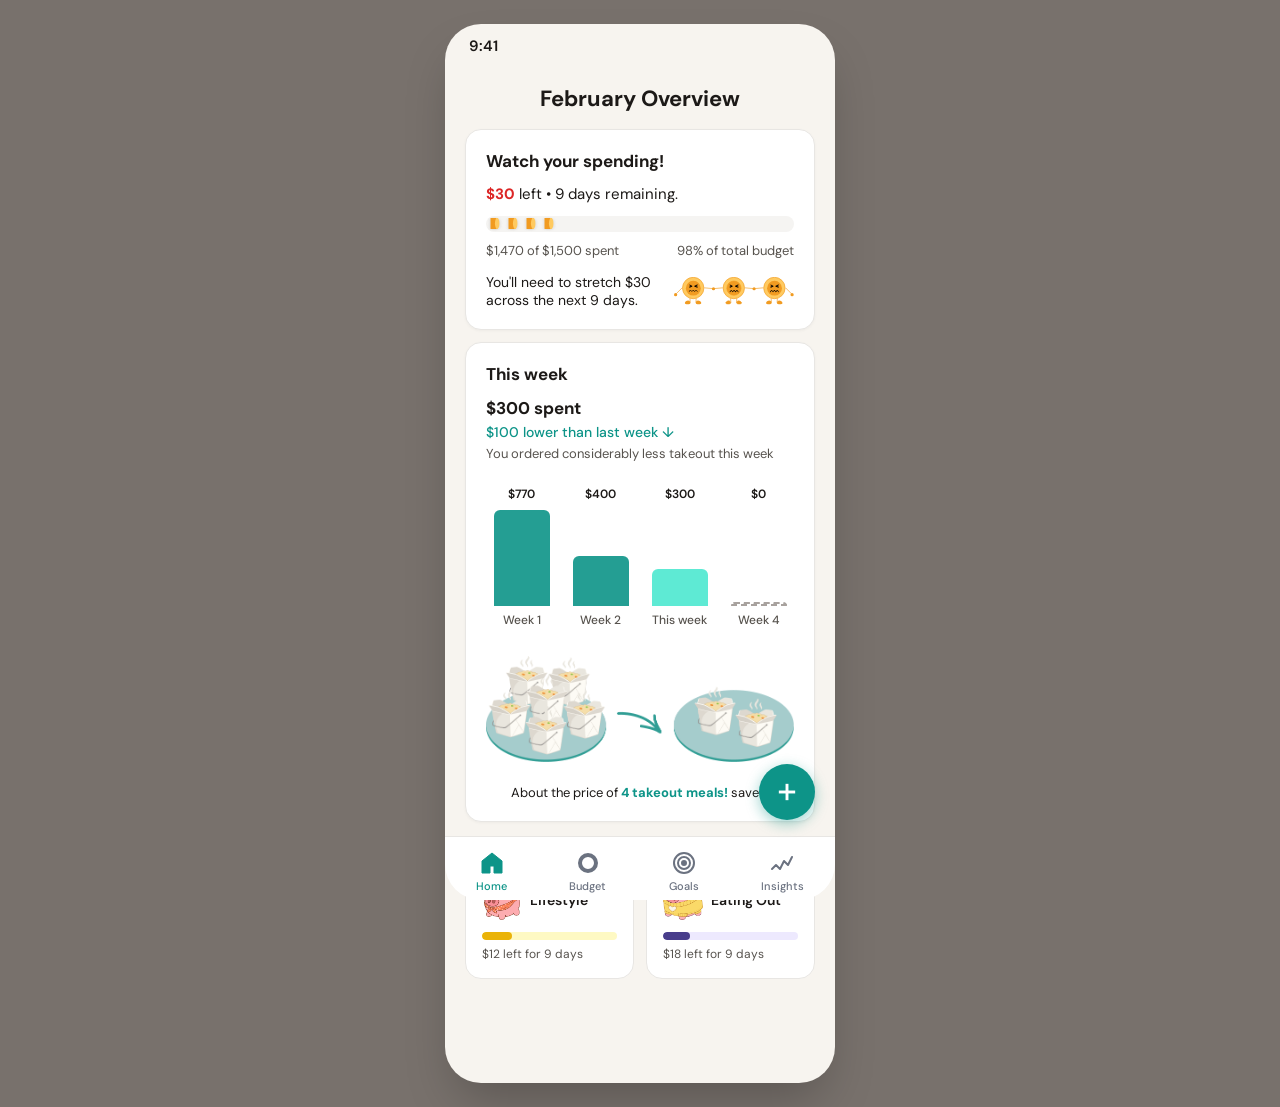
<file: index.html>
<!DOCTYPE html>
<html lang="en">
<head>
  <meta charset="UTF-8">
  <meta name="viewport" content="width=device-width, initial-scale=1.0, maximum-scale=1.0, user-scalable=no">
  <title>February Overview — Budget App</title>
  <link rel="preconnect" href="https://fonts.googleapis.com">
  <link rel="preconnect" href="https://fonts.gstatic.com" crossorigin>
  <link href="https://fonts.googleapis.com/css2?family=DM+Sans:ital,opsz,wght@0,9..40,400;0,9..40,500;0,9..40,600;0,9..40,700;1,9..40,400&display=swap" rel="stylesheet">
  <style>
    /* First ref content; second ref background (cream, white cards) */
    :root {
      --primary: #0d9488;
      --primary-light: #5eead4;
      --primary-dark: #0f766e;
      --accent: #f59e0b;
      --progress-orange: #F19B21;
      --progress-orange-light: #FFCA60;
      --neutral-bg: #F7F4EF;
      --neutral-surface: #ffffff;
      --neutral-card: #f5f4f2;
      --neutral-border: #e8e6e3;
      --neutral-muted: #a8a29e;
      --text: #1c1917;
      --text-muted: #57534e;
      --white: #ffffff;
      --alert: #dc2626;
      --nav-height: 64px;
      --safe-bottom: env(safe-area-inset-bottom, 0);
      --phone-max: 390px;
    }

    * {
      box-sizing: border-box;
      margin: 0;
      padding: 0;
    }

    html {
      -webkit-tap-highlight-color: transparent;
    }

    body {
      font-family: 'DM Sans', -apple-system, BlinkMacSystemFont, sans-serif;
      background: #e8e6e3;
      color: var(--text);
      min-height: 100vh;
      -webkit-font-smoothing: antialiased;
      display: flex;
      justify-content: center;
      align-items: stretch;
    }

    /* Phone screen container — mobile first */
    .phone-frame {
      width: 100%;
      max-width: var(--phone-max);
      min-height: 100vh;
      min-height: 100dvh;
      background: var(--neutral-bg);
      position: relative;
      margin: 0 auto;
      padding-bottom: calc(var(--nav-height) + var(--safe-bottom) + 20px);
      box-shadow: 0 0 0 1px var(--neutral-border);
    }

    @media (min-width: 391px) {
      body {
        padding: 24px 0;
        background: #78716c;
      }
      .phone-frame {
        border-radius: 36px;
        box-shadow: 0 25px 50px -12px rgba(0,0,0,0.25);
        overflow: hidden;
      }
    }

    /* Status bar */
    .status-bar {
      height: 44px;
      display: flex;
      align-items: center;
      justify-content: space-between;
      padding: 0 24px;
      font-size: 15px;
      font-weight: 600;
      color: var(--text);
    }

    .header {
      position: relative;
      text-align: center;
      padding: 16px 20px 16px;
    }

    .header h1 {
      font-family: inherit;
      font-size: 22px;
      font-weight: 700;
      margin-bottom: 0;
      color: var(--text);
    }
    .btn-icon {
      width: 44px;
      height: 44px;
      border: none;
      background: var(--neutral-card);
      border-radius: 12px;
      color: var(--text);
      cursor: pointer;
      display: flex;
      align-items: center;
      justify-content: center;
      text-decoration: none;
    }
    .btn-icon:hover { background: var(--neutral-border); }
    .btn-icon svg { width: 24px; height: 24px; }
    .fab {
      position: fixed;
      bottom: calc(var(--nav-height) + var(--safe-bottom) + 16px);
      right: 20px;
      width: 56px;
      height: 56px;
      border-radius: 50%;
      background: var(--primary);
      color: var(--white);
      border: none;
      box-shadow: 0 4px 14px rgba(13,148,136,0.4);
      display: flex;
      align-items: center;
      justify-content: center;
      z-index: 10;
      text-decoration: none;
    }
    .fab svg { width: 28px; height: 28px; }
    @media (min-width: 391px) {
      .fab { right: calc(50% - var(--phone-max) / 2 + 20px); }
    }

    .segmented {
      display: inline-flex;
      background: var(--neutral-card);
      border-radius: 10px;
      padding: 4px;
      gap: 2px;
      min-width: 240px;
    }

    .segmented button {
      flex: 1;
      min-width: 0;
      border: none;
      background: transparent;
      font-family: inherit;
      font-size: 14px;
      font-weight: 500;
      color: var(--text-muted);
      padding: 8px 12px;
      border-radius: 8px;
      cursor: pointer;
      transition: all 0.2s;
    }

    .segmented button.active {
      background: var(--white);
      color: var(--text);
      box-shadow: 0 1px 2px rgba(0,0,0,0.06);
    }

    .card {
      background: var(--neutral-surface);
      border-radius: 16px;
      padding: 20px;
      margin: 0 20px 12px;
      border: 1px solid var(--neutral-border);
      box-shadow: 0 1px 3px rgba(0,0,0,0.04);
    }

    .card h2 {
      font-size: 17px;
      font-weight: 700;
      margin-bottom: 12px;
      color: var(--text);
    }

    /* Watch your spending — first ref: $30 left (red), orange bar */
    .watch-card .summary {
      font-size: 15px;
      color: var(--text);
      margin-bottom: 12px;
    }
    .watch-card .summary .amount-left { color: var(--alert); font-weight: 700; }
    /* Progress bar: 4 coins on the left, rest empty */
    .progress-outer {
      height: 16px;
      background: var(--neutral-card);
      border-radius: 8px;
      overflow: hidden;
      position: relative;
      margin-bottom: 10px;
    }
    .progress-coins-fill {
      position: absolute;
      left: 0;
      top: 0;
      bottom: 0;
      width: 72px;
      border-radius: 8px 0 0 8px;
      overflow: hidden;
      background-image: url("assets/coin-segment.png");
      background-repeat: repeat-x;
      background-size: 18px 16px;
      background-position: 0 center;
    }
    .progress-labels {
      display: flex;
      justify-content: space-between;
      font-size: 13px;
      color: var(--text-muted);
      margin-bottom: 0;
    }
    .watch-card .progress-labels { margin-bottom: 14px; }
    .stretch-row {
      display: flex;
      align-items: center;
      gap: 12px;
      flex-wrap: wrap;
    }
    .stretch-row p {
      font-size: 14px;
      color: var(--text);
      margin: 0;
      flex: 1;
      min-width: 0;
    }
    .worried-coins {
      flex-shrink: 0;
      width: 120px;
      height: auto;
    }
    .worried-coins svg { width: 100%; height: auto; display: block; }
    /* This week card — teal comparison, takeout visual */
    .this-week-card .spent { font-size: 17px; font-weight: 700; margin-bottom: 4px; }
    .this-week-card .comparison { font-size: 14px; color: var(--primary); font-weight: 500; margin-bottom: 4px; }
    .this-week-card .context { font-size: 13px; color: var(--text-muted); margin-bottom: 16px; }
    .takeout-visual {
      display: flex;
      align-items: center;
      justify-content: center;
      padding: 12px 0;
      margin-top: 16px;
    }
    .takeout-visual img {
      max-width: 100%;
      height: auto;
      display: block;
    }
    .takeout-caption {
      font-size: 13px;
      color: var(--text);
      text-align: center;
      margin-top: 10px;
    }
    .takeout-caption .highlight {
      color: var(--primary);
      font-weight: 700;
    }

    /* Bar chart — heights proportional to amounts (max $3,100) */
    .spending-tabs-wrap {
      display: flex;
      justify-content: center;
      margin-bottom: 16px;
    }

    .bar-chart {
      display: flex;
      align-items: flex-end;
      justify-content: space-between;
      gap: 8px;
      padding-top: 8px;
    }

    .bar-group {
      flex: 1;
      display: flex;
      flex-direction: column;
      align-items: center;
      gap: 6px;
    }

    .bar-value {
      font-size: 12px;
      font-weight: 600;
      color: var(--text);
      min-height: 18px;
    }

    /* Fixed-height column so bar height % has a clear reference */
    .bar-column {
      height: 96px;
      width: 100%;
      max-width: 56px;
      margin: 0 auto;
      display: flex;
      align-items: flex-end;
      justify-content: center;
    }

    .bar {
      width: 100%;
      max-width: 56px;
      border-radius: 6px 6px 0 0;
      min-height: 4px;
      background: var(--primary);
      opacity: 0.9;
    }

    /* Heights proportional to amount (max $770): 100%, 51.9%, 39%, 0 */
    .bar.week1 { height: 100%; }
    .bar.week2 { height: 51.9%; opacity: 0.9; }
    .bar.this-week {
      height: 39%;
      background: var(--primary-light);
      opacity: 1;
    }
    .bar.week4 {
      height: 4px;
      min-height: 4px;
      background: transparent;
      border: 2px dashed var(--neutral-muted);
      opacity: 1;
    }

    .bar-label {
      font-size: 12px;
      color: var(--text-muted);
      font-weight: 500;
    }

    /* Category cards — full-width grid below 2nd card */
    .section-title {
      font-size: 13px;
      font-weight: 700;
      letter-spacing: 0.04em;
      text-transform: uppercase;
      padding: 0 20px 12px;
      color: var(--text);
    }

    .pig-cards-scroll {
      display: grid;
      grid-template-columns: 1fr 1fr;
      gap: 12px;
      padding: 0 20px 20px;
    }

    .pig-card {
      min-width: 0;
      background: var(--neutral-surface);
      border-radius: 16px;
      padding: 16px;
      border: 1px solid var(--neutral-border);
    }

    .pig-card-header {
      display: flex;
      align-items: center;
      gap: 8px;
      margin-bottom: 12px;
      min-width: 0;
    }

    .pig-icon {
      width: 40px;
      height: 40px;
      flex-shrink: 0;
      object-fit: contain;
    }

    .pig-card h3 {
      font-size: 14px;
      font-weight: 600;
      color: var(--text);
      min-width: 0;
      overflow: hidden;
      text-overflow: ellipsis;
      white-space: nowrap;
    }

    .pig-card .progress-outer {
      height: 8px;
      margin-bottom: 6px;
      border-radius: 4px;
      overflow: hidden;
    }
    .pig-card.lifestyle-card .progress-outer { background: #fef9c3; }
    .pig-card.eating-out-card .progress-outer { background: #ede9fe; }

    .pig-card .progress-outer .progress-fill {
      height: 100%;
      border-radius: 4px;
    }
    .pig-card .progress-outer .progress-fill.lifestyle {
      width: 22%;
      background: #eab308;
    }
    .pig-card .progress-outer .progress-fill.eating-out {
      width: 20%;
      background: #483d8b;
    }

    .pig-card .left-text {
      font-size: 12px;
      color: var(--text-muted);
    }

    .set-daily {
      display: flex;
      align-items: center;
      justify-content: center;
      gap: 6px;
      padding: 14px 20px;
      font-size: 14px;
      font-weight: 600;
      color: var(--primary);
      text-decoration: none;
      margin: 0 20px 24px;
      border-radius: 12px;
      background: var(--neutral-surface);
      border: 1px solid var(--neutral-border);
      transition: background 0.2s, color 0.2s;
    }

    .set-daily:hover,
    .set-daily:focus {
      background: var(--primary);
      color: var(--white);
    }

    .set-daily svg {
      width: 18px;
      height: 18px;
    }

    /* Bottom nav — dark grey unselected, black selected */
    .bottom-nav {
      position: fixed;
      bottom: 0;
      left: 50%;
      transform: translateX(-50%);
      width: 100%;
      max-width: var(--phone-max);
      height: calc(var(--nav-height) + var(--safe-bottom));
      padding-bottom: var(--safe-bottom);
      background: var(--white);
      border-top: 1px solid var(--neutral-border);
      display: flex;
      justify-content: space-around;
      align-items: flex-start;
      padding-top: 10px;
    }

    @media (min-width: 391px) {
      .bottom-nav {
        border-radius: 0 0 36px 36px;
      }
    }

    .nav-item {
      display: flex;
      flex-direction: column;
      align-items: center;
      gap: 4px;
      background: none;
      border: none;
      font-family: inherit;
      font-size: 11px;
      font-weight: 500;
      color: #6b7280;
      cursor: pointer;
      padding: 4px 12px;
      text-decoration: none;
    }

    .nav-item.active {
      color: var(--primary);
    }

    .nav-item svg {
      width: 24px;
      height: 24px;
    }

    .nav-item.active svg {
      stroke: var(--primary);
      fill: var(--primary);
    }

    .nav-item:not(.active) svg {
      stroke: #6b7280;
      fill: none;
    }

    .nav-item.active .nav-icon-home { fill: var(--primary); }
    .nav-item:not(.active) .nav-icon-home { fill: #6b7280; }
    .nav-item.active .nav-icon-goals { stroke: var(--primary); fill: var(--primary); }
    .nav-item:not(.active) .nav-icon-goals { stroke: #6b7280; fill: none; }
  </style>
</head>
<body>
  <div class="phone-frame">
  <div class="status-bar">9:41</div>

  <header class="header">
    <h1>February Overview</h1>
  </header>

  <main>
    <section class="card watch-card">
      <h2>Watch your spending!</h2>
      <p class="summary"><span class="amount-left">$30</span> left • 9 days remaining.</p>
      <div class="progress-outer">
        <div class="progress-coins-fill" role="img" aria-label="98% of budget spent — coin segments"></div>
      </div>
      <div class="progress-labels">
        <span>$1,470 of $1,500 spent</span>
        <span>98% of total budget</span>
      </div>
      <div class="stretch-row">
        <p>You'll need to stretch $30 across the next 9 days.</p>
        <div class="worried-coins" aria-hidden="true">
          <svg viewBox="0 0 189 43" fill="none" xmlns="http://www.w3.org/2000/svg">
            <circle cx="30.2249" cy="17.3548" r="16.8548" fill="#FFCA60" stroke="#F19B21"/>
            <circle cx="30.4196" cy="17.5498" r="11.6998" fill="#F19B21"/>
            <circle cx="94.1834" cy="17.3548" r="16.8548" fill="#FFCA60" stroke="#F19B21"/>
            <circle cx="94.3786" cy="17.5498" r="11.1998" fill="#F19B21" stroke="#F19B21"/>
            <circle cx="158.143" cy="17.3548" r="16.8548" fill="#FFCA60" stroke="#F19B21"/>
            <circle cx="158.338" cy="17.5498" r="11.6998" fill="#F19B21"/>
            <path d="M25.7396 40.7659C25.7396 42.3813 23.8189 42.9108 21.4496 42.9108C19.0803 42.9108 17.1597 42.3813 17.1597 40.7659C17.1597 39.1505 19.8603 37.0609 22.2296 37.0609C24.5989 37.0609 25.7396 39.1505 25.7396 40.7659Z" fill="#F19B21"/>
            <path d="M25.1543 33.5395L25.5447 40.5708" stroke="#F19B21"/>
            <path d="M86.1895 37.5609C87.2089 37.561 87.9474 38.0038 88.4424 38.6205C88.948 39.2505 89.1992 40.0648 89.1992 40.766C89.1992 41.0625 89.1139 41.2889 88.9688 41.474C88.8179 41.6664 88.5813 41.8399 88.2451 41.9847C87.5626 42.2787 86.5712 42.4105 85.4092 42.4105C84.2472 42.4105 83.2558 42.2787 82.5732 41.9847C82.237 41.8399 82.0005 41.6664 81.8496 41.474C81.7044 41.2889 81.6192 41.0626 81.6191 40.766C81.6191 40.4977 81.7339 40.1621 81.9902 39.7885C82.2435 39.4193 82.6136 39.0446 83.0645 38.7084C83.9735 38.0305 85.1391 37.5609 86.1895 37.5609Z" fill="#F19B21" stroke="#F19B21"/>
            <path d="M89.1133 33.5395L89.5037 40.5708" stroke="#F19B21"/>
            <path d="M153.658 40.7659C153.658 42.3813 151.737 42.9108 149.368 42.9108C146.999 42.9108 145.078 42.3813 145.078 40.7659C145.078 39.1505 147.779 37.0609 150.148 37.0609C152.517 37.0609 153.658 39.1505 153.658 40.7659Z" fill="#F19B21"/>
            <path d="M153.073 33.5395L153.463 40.5708" stroke="#F19B21"/>
            <path d="M34.3195 40.7659C34.3195 42.3813 36.2402 42.9108 38.6095 42.9108C40.9787 42.9108 42.8994 42.3813 42.8994 40.7659C42.8994 39.1505 40.1988 37.0609 37.8295 37.0609C35.4602 37.0609 34.3195 39.1505 34.3195 40.7659Z" fill="#F19B21"/>
            <path d="M34.9048 33.5395L34.5144 40.5708" stroke="#F19B21"/>
            <path d="M101.789 37.5609C100.769 37.561 100.031 38.0038 99.5356 38.6205C99.03 39.2505 98.7788 40.0648 98.7788 40.766C98.7788 41.0625 98.8642 41.2889 99.0093 41.474C99.1602 41.6664 99.3967 41.8399 99.7329 41.9847C100.415 42.2787 101.407 42.4105 102.569 42.4105C103.731 42.4105 104.722 42.2787 105.405 41.9847C105.741 41.8399 105.978 41.6664 106.128 41.474C106.274 41.2889 106.359 41.0626 106.359 40.766C106.359 40.4977 106.244 40.1621 105.988 39.7885C105.735 39.4193 105.364 39.0446 104.914 38.7084C104.005 38.0305 102.839 37.5609 101.789 37.5609Z" fill="#F19B21" stroke="#F19B21"/>
            <path d="M98.8643 33.5395L98.4739 40.5708" stroke="#F19B21"/>
            <path d="M162.238 40.7659C162.238 42.3813 164.159 42.9108 166.528 42.9108C168.897 42.9108 170.818 42.3813 170.818 40.7659C170.818 39.1505 168.117 37.0609 165.748 37.0609C163.379 37.0609 162.238 39.1505 162.238 40.7659Z" fill="#F19B21"/>
            <path d="M162.823 33.5395L162.433 40.5708" stroke="#F19B21"/>
            <circle cx="62.2044" cy="18.5248" r="2.53497" fill="#F19B21"/>
            <line x1="47.6244" y1="17.0519" x2="60.4942" y2="18.2219" stroke="#F19B21"/>
            <line y1="-0.5" x2="12.9229" y2="-0.5" transform="matrix(-0.995893 0.0905357 0.0905357 0.995893 76.8286 17.5499)" stroke="#F19B21"/>
            <circle cx="2.53497" cy="27.8847" r="2.53497" fill="#F19B21"/>
            <line x1="3.54635" y1="26.3353" x2="12.6853" y2="17.1963" stroke="#F19B21"/>
            <circle cx="2.53497" cy="2.53497" r="2.53497" transform="matrix(-1 0 0 1 188.537 25.3496)" fill="#F19B21"/>
            <line y1="-0.5" x2="12.9244" y2="-0.5" transform="matrix(-0.707107 -0.707107 -0.707107 0.707107 184.637 26.6887)" stroke="#F19B21"/>
            <circle cx="126.163" cy="18.5248" r="2.53497" fill="#F19B21"/>
            <line x1="111.584" y1="17.0519" x2="124.454" y2="18.2219" stroke="#F19B21"/>
            <line y1="-0.5" x2="12.9229" y2="-0.5" transform="matrix(-0.995893 0.0905357 0.0905357 0.995893 140.788 17.5499)" stroke="#F19B21"/>
            <path d="M32.6064 22.2916C33.0397 21.7827 34.1347 20.612 34.7204 20.4786C35.3844 20.4292 37.4773 22.573 37.4238 22.9289C37.2351 24.1839 35.1782 21.769 34.8712 21.4276C34.3519 21.5266 33.3201 23.2514 32.5888 23.1858C31.9048 23.1245 30.8445 21.8372 30.3429 21.3902C28.0189 23.8148 28.2417 23.6976 25.948 21.3873C25.3159 21.9618 24.743 22.608 24.0942 23.1623C23.9796 23.2602 23.8748 23.3091 23.7108 23.3015C22.7009 22.925 23.8285 22.166 24.2571 21.7249C24.6272 21.344 25.3011 20.6148 25.8236 20.4884C25.8512 20.4894 25.8788 20.4907 25.9063 20.4922C26.4245 20.5214 26.7039 20.8292 27.0213 21.1464C27.3981 21.523 27.7717 21.8979 28.1565 22.2687C30.5883 19.7895 30.2656 20.0144 32.6064 22.2916Z" fill="black" fill-opacity="0.984314"/>
            <path d="M96.8642 22.7451C97.2975 22.109 98.3925 20.6456 98.9782 20.4788C99.6423 20.4171 101.735 23.0967 101.682 23.5417C101.493 25.1104 99.436 22.0918 99.129 21.6651C98.6097 21.7888 97.5779 23.9448 96.8466 23.8629C96.1626 23.7862 95.1023 22.1771 94.6007 21.6183C92.2767 24.649 92.4995 24.5026 90.2059 21.6147C89.5737 22.3328 89.0008 23.1406 88.3521 23.8334C88.2374 23.9559 88.1327 24.0169 87.9686 24.0075C86.9587 23.5368 88.0863 22.5881 88.5149 22.0367C88.885 21.5605 89.5589 20.6491 90.0814 20.4911C90.109 20.4923 90.1366 20.4939 90.1641 20.4958C90.6823 20.5323 90.9617 20.917 91.2791 21.3136C91.6559 21.7844 92.0295 22.2529 92.4143 22.7165C94.8461 19.6175 94.5234 19.8985 96.8642 22.7451Z" fill="black" fill-opacity="0.984314"/>
            <path d="M160.416 22.7451C160.849 22.109 161.944 20.6456 162.53 20.4788C163.194 20.4171 165.287 23.0967 165.233 23.5417C165.045 25.1104 162.988 22.0918 162.681 21.6651C162.161 21.7888 161.13 23.9448 160.398 23.8629C159.714 23.7862 158.654 22.1771 158.152 21.6183C155.828 24.649 156.051 24.5026 153.758 21.6147C153.125 22.3328 152.553 23.1406 151.904 23.8334C151.789 23.9559 151.684 24.0169 151.52 24.0075C150.51 23.5368 151.638 22.5881 152.067 22.0367C152.437 21.5605 153.111 20.6491 153.633 20.4911C153.661 20.4923 153.688 20.4939 153.716 20.4958C154.234 20.5323 154.513 20.917 154.831 21.3136C155.208 21.7844 155.581 22.2529 155.966 22.7165C158.398 19.6175 158.075 19.8985 160.416 22.7451Z" fill="black" fill-opacity="0.984314"/>
            <path d="M24.4039 12.0042C25.1721 12.049 27.5733 13.5946 28.4597 13.8946C29.3312 14.1895 28.9197 14.9477 28.1867 15.1948C27.4804 15.4329 24.9058 17.0117 24.312 16.9451C23.2679 15.7759 25.8766 15.5845 26.232 15.0123C25.9832 14.8599 23.1936 15.3715 24.2436 14.1085C24.4716 13.8343 26.0578 13.9977 26.4215 14.03C25.8294 13.6513 23.2072 12.8331 24.4039 12.0042Z" fill="black" fill-opacity="0.988235"/>
            <path d="M87.9556 12.0042C88.7238 12.049 91.1251 13.5946 92.0115 13.8946C92.883 14.1895 92.4715 14.9477 91.7384 15.1948C91.0322 15.4329 88.4575 17.0117 87.8637 16.9451C86.8196 15.7759 89.4283 15.5845 89.7838 15.0123C89.535 14.8599 86.7453 15.3715 87.7954 14.1085C88.0234 13.8343 89.6095 13.9977 89.9733 14.03C89.3812 13.6513 86.7589 12.8331 87.9556 12.0042Z" fill="black" fill-opacity="0.988235"/>
            <path d="M152.213 12.0042C152.982 12.049 155.383 13.5946 156.269 13.8946C157.141 14.1895 156.729 14.9477 155.996 15.1948C155.29 15.4329 152.715 17.0117 152.122 16.9451C151.077 15.7759 153.686 15.5845 154.042 15.0123C153.793 14.8599 151.003 15.3715 152.053 14.1085C152.281 13.8343 153.867 13.9977 154.231 14.03C153.639 13.6513 151.017 12.8331 152.213 12.0042Z" fill="black" fill-opacity="0.988235"/>
            <path d="M36.7811 12.0062C37.4997 11.9594 37.5659 12.7319 36.7688 13.058C36.0817 13.3391 35.3103 13.6898 34.6399 14.0117C35.2168 13.9861 37.522 13.6299 37.4217 14.5769C37.137 15.1235 35.5571 15.0211 35.0054 14.927L34.9604 14.9191L34.9071 14.9616C35.1273 15.4517 36.9517 15.639 37.2822 16.1969C37.3854 16.3712 37.3418 16.5021 37.297 16.6851C37.1537 16.8301 36.9982 17.0125 36.7606 16.9237C35.3797 16.4059 34.0517 15.7702 32.6973 15.1924C31.9784 14.8857 31.2554 14.4886 32.298 13.9269C32.8589 13.6247 33.5676 13.3404 34.1649 13.097C34.9888 12.7613 35.9357 12.26 36.7811 12.0062Z" fill="black"/>
            <path d="M101.039 12.0062C101.758 11.9594 101.824 12.7319 101.027 13.058C100.34 13.3391 99.5681 13.6898 98.8977 14.0117C99.4747 13.9861 101.78 13.6299 101.68 14.5769C101.395 15.1235 99.8149 15.0211 99.2632 14.927L99.2182 14.9191L99.1649 14.9616C99.3852 15.4517 101.21 15.639 101.54 16.1969C101.643 16.3712 101.6 16.5021 101.555 16.6851C101.412 16.8301 101.256 17.0125 101.018 16.9237C99.6376 16.4059 98.3095 15.7702 96.9551 15.1924C96.2362 14.8857 95.5132 14.4886 96.5558 13.9269C97.1167 13.6247 97.8254 13.3404 98.4228 13.097C99.2467 12.7613 100.193 12.26 101.039 12.0062Z" fill="black"/>
            <path d="M164.591 12.0062C165.309 11.9594 165.376 12.7319 164.578 13.058C163.891 13.3391 163.12 13.6898 162.449 14.0117C163.026 13.9861 165.332 13.6299 165.231 14.5769C164.947 15.1235 163.367 15.0211 162.815 14.927L162.77 14.9191L162.717 14.9616C162.937 15.4517 164.761 15.639 165.092 16.1969C165.195 16.3712 165.151 16.5021 165.107 16.6851C164.963 16.8301 164.808 17.0125 164.57 16.9237C163.189 16.4059 161.861 15.7702 160.507 15.1924C159.788 14.8857 159.065 14.4886 160.108 13.9269C160.668 13.6247 161.377 13.3404 161.975 13.097C162.798 12.7613 163.745 12.26 164.591 12.0062Z" fill="black"/>
          </svg>
        </div>
      </div>
    </section>

    <section class="card this-week-card">
      <h2>This week</h2>
      <p class="spent">$300 spent</p>
      <p class="comparison">$100 lower than last week ↓</p>
      <p class="context">You ordered considerably less takeout this week</p>
      <div class="bar-chart">
        <div class="bar-group">
          <span class="bar-value">$770</span>
          <div class="bar-column">
            <div class="bar week1" role="img" aria-label="Week 1 $770"></div>
          </div>
          <span class="bar-label">Week 1</span>
        </div>
        <div class="bar-group">
          <span class="bar-value">$400</span>
          <div class="bar-column">
            <div class="bar week2" role="img" aria-label="Week 2 $400"></div>
          </div>
          <span class="bar-label">Week 2</span>
        </div>
        <div class="bar-group">
          <span class="bar-value">$300</span>
          <div class="bar-column">
            <div class="bar this-week" role="img" aria-label="This week $300"></div>
          </div>
          <span class="bar-label">This week</span>
        </div>
        <div class="bar-group">
          <span class="bar-value">$0</span>
          <div class="bar-column">
            <div class="bar week4" role="img" aria-label="Week 4 $0"></div>
          </div>
          <span class="bar-label">Week 4</span>
        </div>
      </div>
      <div class="takeout-visual">
        <img src="assets/takeout-illustration.png" alt="Takeout meals reduced from 6 to 2 — about 4 meals saved">
      </div>
      <p class="takeout-caption">About the price of <span class="highlight">4 takeout meals!</span> saved.</p>
    </section>

    <h2 class="section-title">You may want to look into these</h2>
    <div class="pig-cards-scroll" role="region" aria-label="Budget by category">
      <article class="pig-card lifestyle-card">
        <div class="pig-card-header">
          <img src="assets/pig-sweater.png" alt="" class="pig-icon" width="40" height="40">
          <h3>Lifestyle</h3>
        </div>
        <div class="progress-outer">
          <div class="progress-fill lifestyle" role="img" aria-label="About 78% of lifestyle budget used"></div>
        </div>
        <p class="left-text">$12 left for 9 days</p>
      </article>
      <article class="pig-card eating-out-card">
        <div class="pig-card-header">
          <img src="assets/pig-bowtie.png" alt="" class="pig-icon" width="40" height="40">
          <h3>Eating Out</h3>
        </div>
        <div class="progress-outer">
          <div class="progress-fill eating-out" role="img" aria-label="About 80% of eating out budget used"></div>
        </div>
        <p class="left-text">$18 left for 9 days</p>
      </article>
    </div>
  </main>

  <nav class="bottom-nav" aria-label="Main">
    <a href="index.html" class="nav-item active" aria-current="page">
      <svg class="nav-icon-home" viewBox="0 0 24 24" fill="currentColor" stroke="none">
        <path d="M12 2L2 10v12h8v-7h4v7h8V10L12 2z"/>
      </svg>
      Home
    </a>
    <a href="budget.html" class="nav-item">
      <svg viewBox="0 0 24 24" fill="none" stroke="currentColor" stroke-width="2">
        <circle cx="12" cy="12" r="8" stroke-width="4"/>
      </svg>
      Budget
    </a>
    <a href="goals.html" class="nav-item">
      <svg class="nav-icon-goals" viewBox="0 0 24 24" fill="none" stroke="currentColor" stroke-width="2">
        <circle cx="12" cy="12" r="10"/>
        <circle cx="12" cy="12" r="6"/>
        <circle cx="12" cy="12" r="2" fill="currentColor"/>
      </svg>
      Goals
    </a>
    <a href="insights.html" class="nav-item">
      <svg viewBox="0 0 24 24" fill="none" stroke="currentColor" stroke-width="2" stroke-linecap="round" stroke-linejoin="round">
        <polyline points="2 18 6 14 10 18 14 10 18 14 22 6"/>
      </svg>
      Insights
    </a>
  </nav>
  <a href="budget.html?add=1" class="fab" aria-label="Add">
    <svg viewBox="0 0 24 24" fill="none" stroke="currentColor" stroke-width="2.5"><line x1="12" y1="5" x2="12" y2="19"/><line x1="5" y1="12" x2="19" y2="12"/></svg>
  </a>
  </div><!-- .phone-frame -->

  <script>
    document.querySelectorAll('.segmented').forEach(seg => {
      seg.querySelectorAll('button').forEach(btn => {
        btn.addEventListener('click', function() {
          seg.querySelectorAll('button').forEach(b => b.classList.remove('active'));
          this.classList.add('active');
        });
      });
    });
  </script>
</body>
</html>
</file>
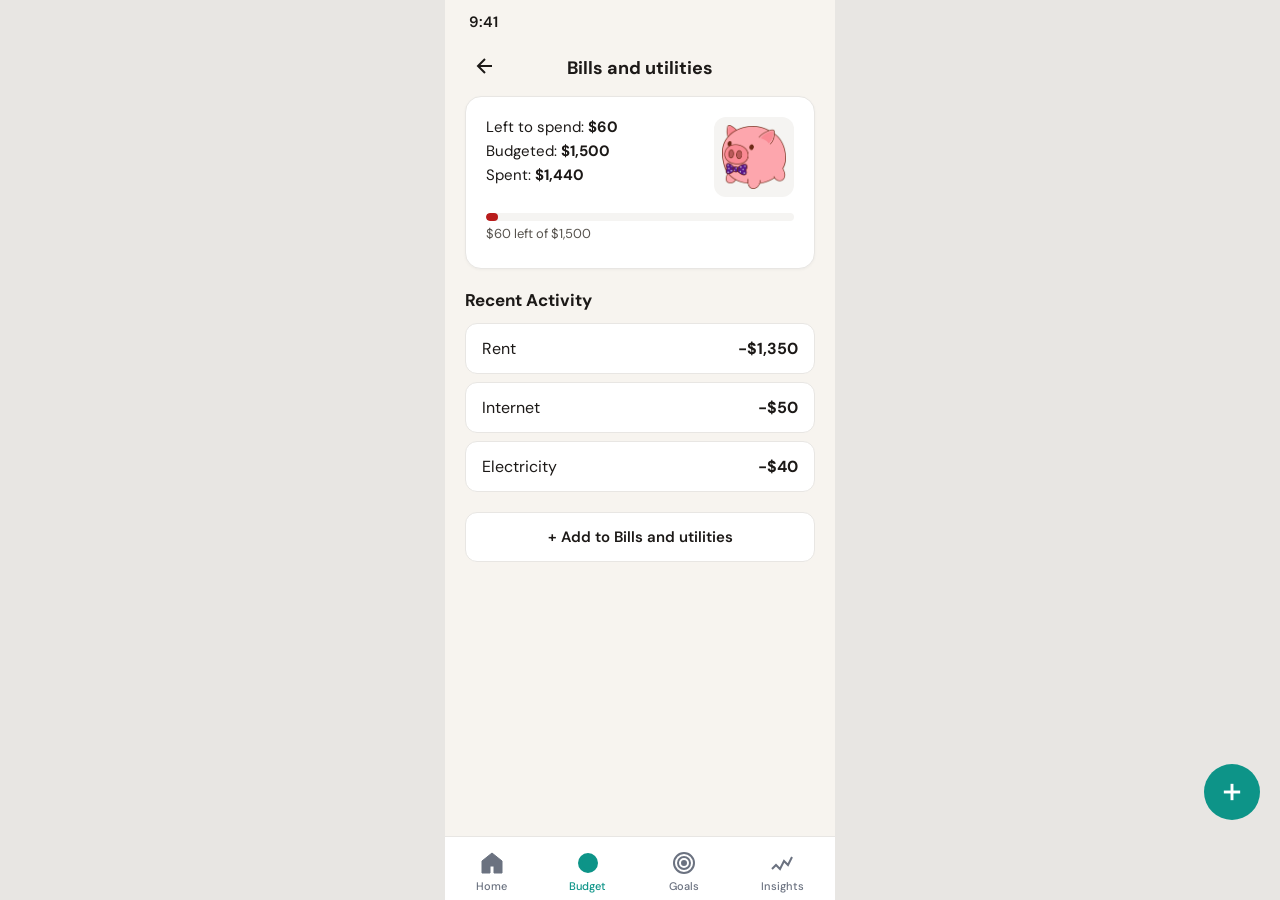
<file: budget-bills.html>
<!DOCTYPE html>
<html lang="en">
<head>
  <meta charset="UTF-8">
  <meta name="viewport" content="width=device-width, initial-scale=1.0, maximum-scale=1.0, user-scalable=no">
  <title>Bills and utilities — Budget App</title>
  <link rel="preconnect" href="https://fonts.googleapis.com">
  <link rel="preconnect" href="https://fonts.gstatic.com" crossorigin>
  <link href="https://fonts.googleapis.com/css2?family=DM+Sans:ital,opsz,wght@0,9..40,400;0,9..40,500;0,9..40,600;0,9..40,700&display=swap" rel="stylesheet">
  <style>
    :root {
      --primary: #0d9488;
      --neutral-bg: #F7F4EF;
      --neutral-surface: #ffffff;
      --neutral-card: #f5f4f2;
      --neutral-border: #e8e6e3;
      --text: #1c1917;
      --text-muted: #57534e;
      --white: #ffffff;
      --nav-height: 64px;
      --safe-bottom: env(safe-area-inset-bottom, 0);
      --phone-max: 390px;
      --accent: #b91c1c;
    }
    * { box-sizing: border-box; margin: 0; padding: 0; }
    body { font-family: 'DM Sans', sans-serif; background: #e8e6e3; color: var(--text); min-height: 100vh; display: flex; justify-content: center; }
    .phone-frame { width: 100%; max-width: var(--phone-max); min-height: 100vh; background: var(--neutral-bg); position: relative; padding-bottom: calc(var(--nav-height) + var(--safe-bottom) + 24px); }
    .status-bar { height: 44px; display: flex; align-items: center; padding: 0 24px; font-size: 15px; font-weight: 600; }
    .page-header { display: flex; align-items: center; justify-content: center; position: relative; padding: 12px 20px 16px; }
    .page-header .back { position: absolute; left: 20px; background: none; border: none; padding: 8px; cursor: pointer; color: var(--text); text-decoration: none; }
    .page-header .back svg { width: 24px; height: 24px; }
    .page-header h1 { font-size: 18px; font-weight: 700; text-align: center; }
    .page-header .btn-icon { width: 44px; height: 44px; border-radius: 12px; background: var(--neutral-card); color: var(--text); display: flex; align-items: center; justify-content: center; text-decoration: none; }
    .page-header .btn-icon svg { width: 24px; height: 24px; }
    .fab { position: fixed; bottom: calc(var(--nav-height) + var(--safe-bottom) + 16px); right: 20px; width: 56px; height: 56px; border-radius: 50%; background: var(--primary); color: var(--white); display: flex; align-items: center; justify-content: center; z-index: 10; text-decoration: none; }
    .fab svg { width: 28px; height: 28px; }
    .breakdown-card { background: var(--neutral-surface); border-radius: 16px; padding: 20px; margin: 0 20px 20px; border: 1px solid var(--neutral-border); box-shadow: 0 1px 3px rgba(0,0,0,0.04); }
    .breakdown-top { display: flex; justify-content: space-between; align-items: flex-start; gap: 16px; margin-bottom: 16px; }
    .breakdown-figures { flex: 1; min-width: 0; }
    .breakdown-figures p { font-size: 15px; color: var(--text); margin-bottom: 4px; }
    .breakdown-figures p strong { font-weight: 700; }
    .breakdown-pig { width: 80px; height: 80px; flex-shrink: 0; border-radius: 12px; background: var(--neutral-card); display: flex; align-items: center; justify-content: center; overflow: hidden; }
    .breakdown-pig img { width: 64px; height: 64px; object-fit: contain; }
    .breakdown-bar-wrap { margin: 12px 0 6px; }
    .breakdown-bar { height: 8px; background: var(--neutral-card); border-radius: 4px; overflow: hidden; }
    .breakdown-bar-fill { height: 100%; border-radius: 4px; background: var(--accent); } /* bar matches pig outfit */
    .breakdown-bar-label { font-size: 13px; color: var(--text-muted); margin-top: 4px; }
    .section-heading { font-size: 17px; font-weight: 700; padding: 0 20px 12px; color: var(--text); }
    .activity-list { padding: 0 20px; }
    .activity-item { background: var(--neutral-surface); border-radius: 12px; padding: 14px 16px; margin-bottom: 8px; border: 1px solid var(--neutral-border); display: flex; justify-content: space-between; align-items: center; }
    .activity-item span:last-child { font-weight: 700; color: var(--text); }
    .add-to-category { display: flex; align-items: center; justify-content: center; gap: 8px; margin: 20px 20px 0; padding: 14px 20px; background: var(--neutral-surface); border: 1px solid var(--neutral-border); border-radius: 12px; font-size: 15px; font-weight: 600; color: var(--text); text-decoration: none; }
    .add-to-category:hover { background: var(--neutral-card); }
    .bottom-nav { position: fixed; bottom: 0; left: 50%; transform: translateX(-50%); width: 100%; max-width: var(--phone-max); height: calc(var(--nav-height) + var(--safe-bottom)); padding-bottom: var(--safe-bottom); background: var(--white); border-top: 1px solid var(--neutral-border); display: flex; justify-content: space-around; align-items: flex-start; padding-top: 10px; }
    .nav-item { display: flex; flex-direction: column; align-items: center; gap: 4px; font-size: 11px; font-weight: 500; color: #6b7280; padding: 4px 12px; text-decoration: none; }
    .nav-item.active { color: var(--primary); }
    .nav-item svg { width: 24px; height: 24px; }
    .nav-item.active svg { stroke: var(--primary); fill: var(--primary); }
    .nav-item:not(.active) svg { stroke: #6b7280; fill: none; }
    .nav-item.active .nav-icon-home { fill: var(--primary); }
    .nav-item:not(.active) .nav-icon-home { fill: #6b7280; }
    .nav-item.active .nav-icon-goals { stroke: var(--primary); fill: var(--primary); }
    .nav-item:not(.active) .nav-icon-goals { stroke: #6b7280; fill: none; }
  </style>
</head>
<body>
  <div class="phone-frame">
    <div class="status-bar">9:41</div>
    <header class="page-header">
      <a href="budget.html" class="back" aria-label="Back"><svg viewBox="0 0 24 24" fill="none" stroke="currentColor" stroke-width="2"><path d="M19 12H5M12 19l-7-7 7-7"/></svg></a>
      <h1>Bills and utilities</h1>
    </header>
    <a href="budget.html?add=1" class="fab" aria-label="Add"><svg viewBox="0 0 24 24" fill="none" stroke="currentColor" stroke-width="2.5"><line x1="12" y1="5" x2="12" y2="19"/><line x1="5" y1="12" x2="19" y2="12"/></svg></a>
    <main>
      <section class="breakdown-card">
        <div class="breakdown-top">
          <div class="breakdown-figures">
            <p>Left to spend: <strong>$60</strong></p>
            <p>Budgeted: <strong>$1,500</strong></p>
            <p>Spent: <strong>$1,440</strong></p>
          </div>
          <div class="breakdown-pig"><img src="assets/pig-scarf.png" alt=""></div>
        </div>
        <div class="breakdown-bar-wrap">
          <div class="breakdown-bar">
            <div class="breakdown-bar-fill" style="width: 4%;"></div>
          </div>
          <p class="breakdown-bar-label">$60 left of $1,500</p>
        </div>
      </section>
      <h2 class="section-heading">Recent Activity</h2>
      <div class="activity-list">
        <div class="activity-item"><span>Rent</span><span>-$1,350</span></div>
        <div class="activity-item"><span>Internet</span><span>-$50</span></div>
        <div class="activity-item"><span>Electricity</span><span>-$40</span></div>
      </div>
      <a href="#" class="add-to-category">+ Add to Bills and utilities</a>
    </main>
    <nav class="bottom-nav" aria-label="Main">
      <a href="index.html" class="nav-item"><svg class="nav-icon-home" viewBox="0 0 24 24" fill="currentColor" stroke="none"><path d="M12 2L2 10v12h8v-7h4v7h8V10L12 2z"/></svg>Home</a>
      <a href="budget.html" class="nav-item active"><svg viewBox="0 0 24 24" fill="none" stroke="currentColor" stroke-width="2"><circle cx="12" cy="12" r="8" stroke-width="4"/></svg>Budget</a>
      <a href="goals.html" class="nav-item"><svg class="nav-icon-goals" viewBox="0 0 24 24" fill="none" stroke="currentColor" stroke-width="2"><circle cx="12" cy="12" r="10"/><circle cx="12" cy="12" r="6"/><circle cx="12" cy="12" r="2" fill="currentColor"/></svg>Goals</a>
      <a href="insights.html" class="nav-item"><svg viewBox="0 0 24 24" fill="none" stroke="currentColor" stroke-width="2"><polyline points="2 18 6 14 10 18 14 10 18 14 22 6"/></svg>Insights</a>
    </nav>
  </div>
</body>
</html>
</file>
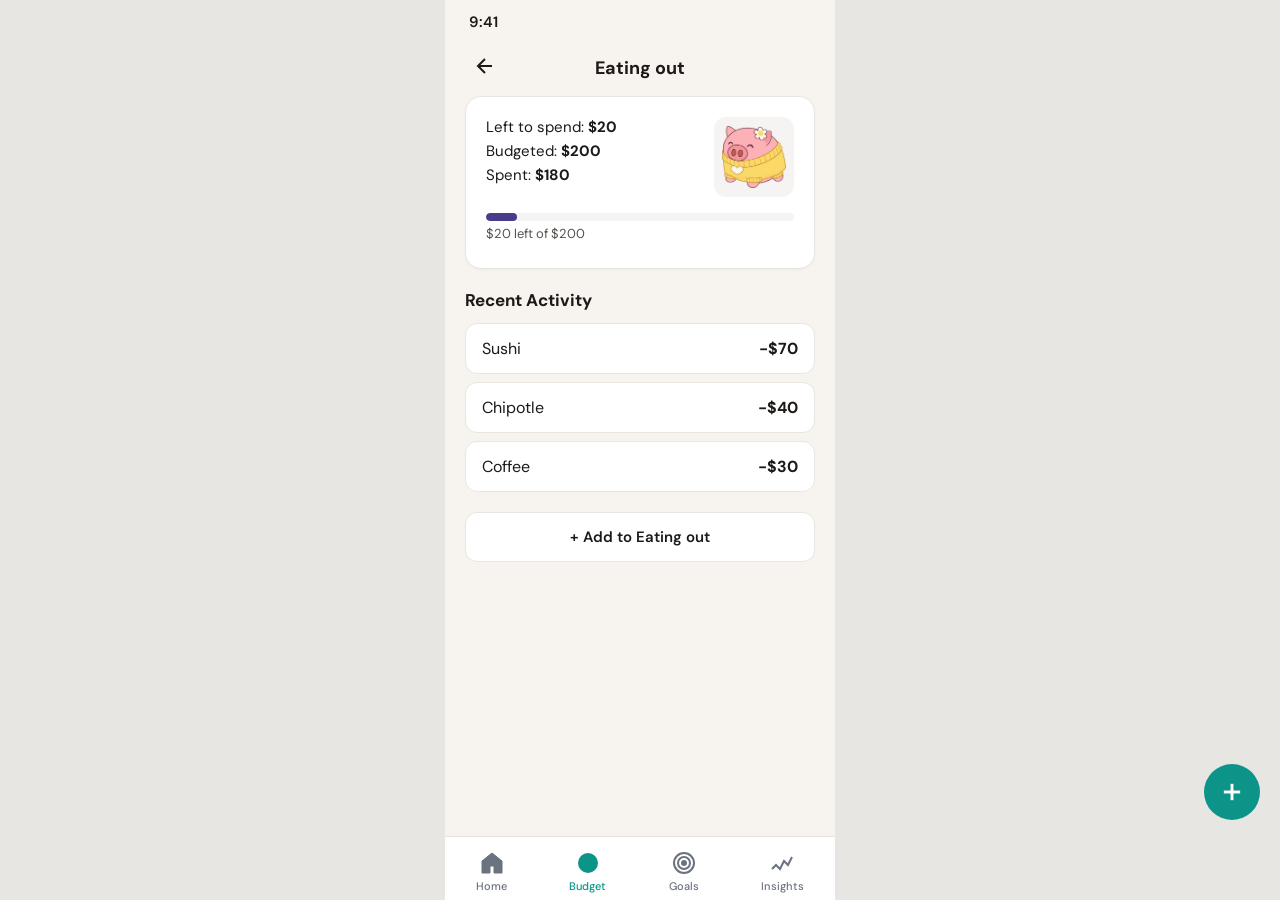
<file: budget-eating-out.html>
<!DOCTYPE html>
<html lang="en">
<head>
  <meta charset="UTF-8">
  <meta name="viewport" content="width=device-width, initial-scale=1.0, maximum-scale=1.0, user-scalable=no">
  <title>Eating out — Budget App</title>
  <link rel="preconnect" href="https://fonts.googleapis.com">
  <link rel="preconnect" href="https://fonts.gstatic.com" crossorigin>
  <link href="https://fonts.googleapis.com/css2?family=DM+Sans:ital,opsz,wght@0,9..40,400;0,9..40,500;0,9..40,600;0,9..40,700&display=swap" rel="stylesheet">
  <style>
    :root {
      --primary: #0d9488;
      --neutral-bg: #F7F4EF;
      --neutral-surface: #ffffff;
      --neutral-card: #f5f4f2;
      --neutral-border: #e8e6e3;
      --text: #1c1917;
      --text-muted: #57534e;
      --white: #ffffff;
      --nav-height: 64px;
      --safe-bottom: env(safe-area-inset-bottom, 0);
      --phone-max: 390px;
      --accent: #483d8b;
    }
    * { box-sizing: border-box; margin: 0; padding: 0; }
    body { font-family: 'DM Sans', sans-serif; background: #e8e6e3; color: var(--text); min-height: 100vh; display: flex; justify-content: center; }
    .phone-frame { width: 100%; max-width: var(--phone-max); min-height: 100vh; background: var(--neutral-bg); position: relative; padding-bottom: calc(var(--nav-height) + var(--safe-bottom) + 24px); }
    .status-bar { height: 44px; display: flex; align-items: center; padding: 0 24px; font-size: 15px; font-weight: 600; }
    .page-header { display: flex; align-items: center; justify-content: center; position: relative; padding: 12px 20px 16px; }
    .page-header .back { position: absolute; left: 20px; background: none; border: none; padding: 8px; cursor: pointer; color: var(--text); text-decoration: none; }
    .page-header .back svg { width: 24px; height: 24px; }
    .page-header h1 { font-size: 18px; font-weight: 700; text-align: center; }
    .page-header .btn-icon { width: 44px; height: 44px; border-radius: 12px; background: var(--neutral-card); color: var(--text); display: flex; align-items: center; justify-content: center; text-decoration: none; }
    .page-header .btn-icon svg { width: 24px; height: 24px; }
    .fab { position: fixed; bottom: calc(var(--nav-height) + var(--safe-bottom) + 16px); right: 20px; width: 56px; height: 56px; border-radius: 50%; background: var(--primary); color: var(--white); display: flex; align-items: center; justify-content: center; z-index: 10; text-decoration: none; }
    .fab svg { width: 28px; height: 28px; }
    .breakdown-card { background: var(--neutral-surface); border-radius: 16px; padding: 20px; margin: 0 20px 20px; border: 1px solid var(--neutral-border); box-shadow: 0 1px 3px rgba(0,0,0,0.04); }
    .breakdown-top { display: flex; justify-content: space-between; align-items: flex-start; gap: 16px; margin-bottom: 16px; }
    .breakdown-figures { flex: 1; min-width: 0; }
    .breakdown-figures p { font-size: 15px; color: var(--text); margin-bottom: 4px; }
    .breakdown-figures p strong { font-weight: 700; }
    .breakdown-pig { width: 80px; height: 80px; flex-shrink: 0; border-radius: 12px; background: var(--neutral-card); display: flex; align-items: center; justify-content: center; overflow: hidden; }
    .breakdown-pig img { width: 64px; height: 64px; object-fit: contain; }
    .breakdown-bar-wrap { margin: 12px 0 6px; }
    .breakdown-bar { height: 8px; background: var(--neutral-card); border-radius: 4px; overflow: hidden; }
    .breakdown-bar-fill { height: 100%; border-radius: 4px; background: var(--accent); } /* bar matches pig outfit */
    .breakdown-bar-label { font-size: 13px; color: var(--text-muted); margin-top: 4px; }
    .section-heading { font-size: 17px; font-weight: 700; padding: 0 20px 12px; color: var(--text); }
    .activity-list { padding: 0 20px; }
    .activity-item { background: var(--neutral-surface); border-radius: 12px; padding: 14px 16px; margin-bottom: 8px; border: 1px solid var(--neutral-border); display: flex; justify-content: space-between; align-items: center; }
    .activity-item span:last-child { font-weight: 700; color: var(--text); }
    .add-to-category { display: flex; align-items: center; justify-content: center; gap: 8px; margin: 20px 20px 0; padding: 14px 20px; background: var(--neutral-surface); border: 1px solid var(--neutral-border); border-radius: 12px; font-size: 15px; font-weight: 600; color: var(--text); text-decoration: none; }
    .add-to-category:hover { background: var(--neutral-card); }
    .bottom-nav { position: fixed; bottom: 0; left: 50%; transform: translateX(-50%); width: 100%; max-width: var(--phone-max); height: calc(var(--nav-height) + var(--safe-bottom)); padding-bottom: var(--safe-bottom); background: var(--white); border-top: 1px solid var(--neutral-border); display: flex; justify-content: space-around; align-items: flex-start; padding-top: 10px; }
    .nav-item { display: flex; flex-direction: column; align-items: center; gap: 4px; font-size: 11px; font-weight: 500; color: #6b7280; padding: 4px 12px; text-decoration: none; }
    .nav-item.active { color: var(--primary); }
    .nav-item svg { width: 24px; height: 24px; }
    .nav-item.active svg { stroke: var(--primary); fill: var(--primary); }
    .nav-item:not(.active) svg { stroke: #6b7280; fill: none; }
    .nav-item.active .nav-icon-home { fill: var(--primary); }
    .nav-item:not(.active) .nav-icon-home { fill: #6b7280; }
    .nav-item.active .nav-icon-goals { stroke: var(--primary); fill: var(--primary); }
    .nav-item:not(.active) .nav-icon-goals { stroke: #6b7280; fill: none; }
  </style>
</head>
<body>
  <div class="phone-frame">
    <div class="status-bar">9:41</div>
    <header class="page-header">
      <a href="budget.html" class="back" aria-label="Back"><svg viewBox="0 0 24 24" fill="none" stroke="currentColor" stroke-width="2"><path d="M19 12H5M12 19l-7-7 7-7"/></svg></a>
      <h1>Eating out</h1>
    </header>
    <a href="budget.html?add=1" class="fab" aria-label="Add"><svg viewBox="0 0 24 24" fill="none" stroke="currentColor" stroke-width="2.5"><line x1="12" y1="5" x2="12" y2="19"/><line x1="5" y1="12" x2="19" y2="12"/></svg></a>
    <main>
      <section class="breakdown-card">
        <div class="breakdown-top">
          <div class="breakdown-figures">
            <p>Left to spend: <strong>$20</strong></p>
            <p>Budgeted: <strong>$200</strong></p>
            <p>Spent: <strong>$180</strong></p>
          </div>
          <div class="breakdown-pig"><img src="assets/pig-bowtie.png" alt=""></div>
        </div>
        <div class="breakdown-bar-wrap">
          <div class="breakdown-bar">
            <div class="breakdown-bar-fill" style="width: 10%;"></div>
          </div>
          <p class="breakdown-bar-label">$20 left of $200</p>
        </div>
      </section>
      <h2 class="section-heading">Recent Activity</h2>
      <div class="activity-list">
        <div class="activity-item"><span>Sushi</span><span>-$70</span></div>
        <div class="activity-item"><span>Chipotle</span><span>-$40</span></div>
        <div class="activity-item"><span>Coffee</span><span>-$30</span></div>
      </div>
      <a href="#" class="add-to-category">+ Add to Eating out</a>
    </main>
    <nav class="bottom-nav" aria-label="Main">
      <a href="index.html" class="nav-item"><svg class="nav-icon-home" viewBox="0 0 24 24" fill="currentColor" stroke="none"><path d="M12 2L2 10v12h8v-7h4v7h8V10L12 2z"/></svg>Home</a>
      <a href="budget.html" class="nav-item active"><svg viewBox="0 0 24 24" fill="none" stroke="currentColor" stroke-width="2"><circle cx="12" cy="12" r="8" stroke-width="4"/></svg>Budget</a>
      <a href="goals.html" class="nav-item"><svg class="nav-icon-goals" viewBox="0 0 24 24" fill="none" stroke="currentColor" stroke-width="2"><circle cx="12" cy="12" r="10"/><circle cx="12" cy="12" r="6"/><circle cx="12" cy="12" r="2" fill="currentColor"/></svg>Goals</a>
      <a href="insights.html" class="nav-item"><svg viewBox="0 0 24 24" fill="none" stroke="currentColor" stroke-width="2"><polyline points="2 18 6 14 10 18 14 10 18 14 22 6"/></svg>Insights</a>
    </nav>
  </div>
</body>
</html>
</file>
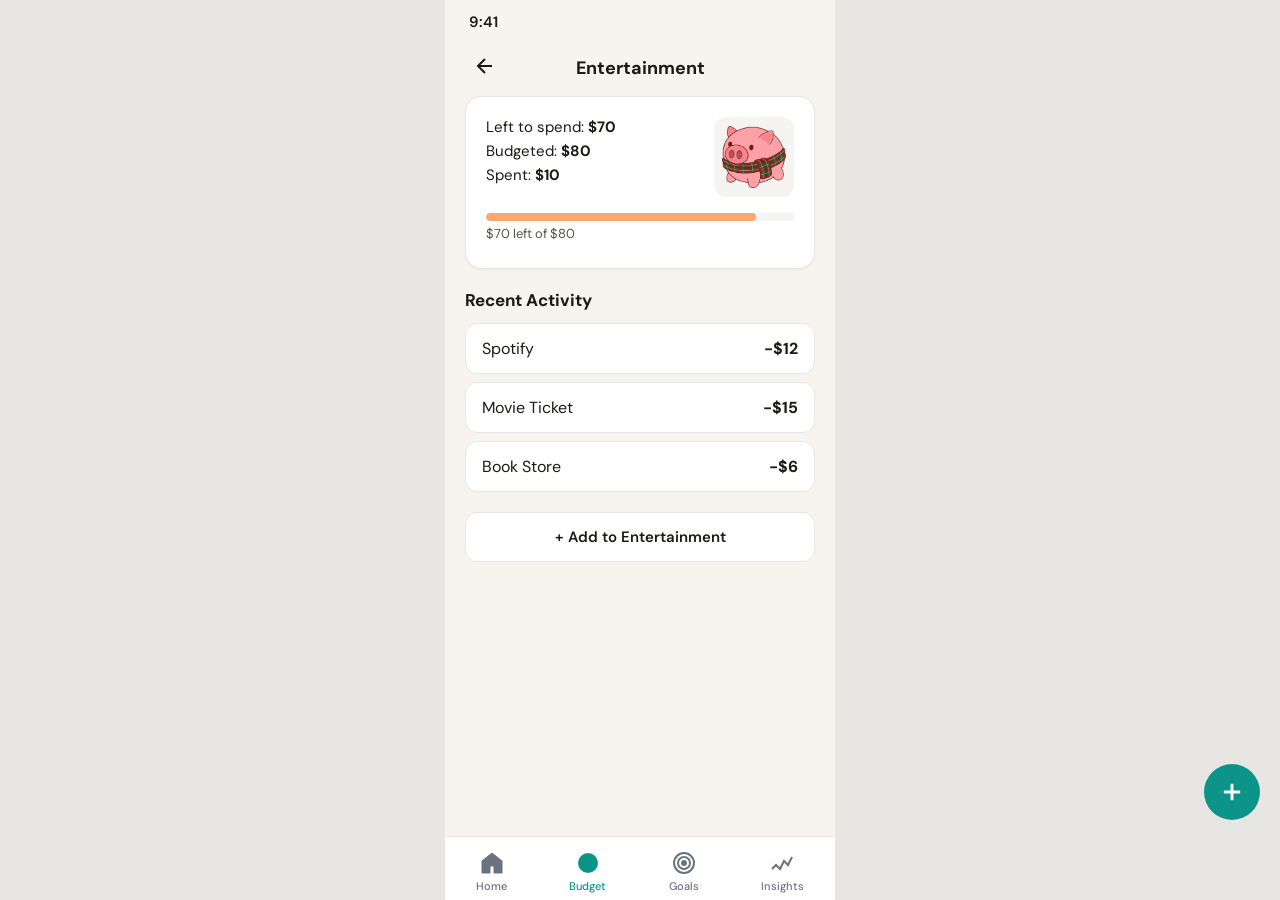
<file: budget-entertainment.html>
<!DOCTYPE html>
<html lang="en">
<head>
  <meta charset="UTF-8">
  <meta name="viewport" content="width=device-width, initial-scale=1.0, maximum-scale=1.0, user-scalable=no">
  <title>Entertainment — Budget App</title>
  <link rel="preconnect" href="https://fonts.googleapis.com">
  <link rel="preconnect" href="https://fonts.gstatic.com" crossorigin>
  <link href="https://fonts.googleapis.com/css2?family=DM+Sans:ital,opsz,wght@0,9..40,400;0,9..40,500;0,9..40,600;0,9..40,700&display=swap" rel="stylesheet">
  <style>
    :root {
      --primary: #0d9488;
      --neutral-bg: #F7F4EF;
      --neutral-surface: #ffffff;
      --neutral-card: #f5f4f2;
      --neutral-border: #e8e6e3;
      --text: #1c1917;
      --text-muted: #57534e;
      --white: #ffffff;
      --nav-height: 64px;
      --safe-bottom: env(safe-area-inset-bottom, 0);
      --phone-max: 390px;
      --accent: #FCA870;
    }
    * { box-sizing: border-box; margin: 0; padding: 0; }
    body { font-family: 'DM Sans', sans-serif; background: #e8e6e3; color: var(--text); min-height: 100vh; display: flex; justify-content: center; }
    .phone-frame { width: 100%; max-width: var(--phone-max); min-height: 100vh; background: var(--neutral-bg); position: relative; padding-bottom: calc(var(--nav-height) + var(--safe-bottom) + 24px); }
    .status-bar { height: 44px; display: flex; align-items: center; padding: 0 24px; font-size: 15px; font-weight: 600; }
    .page-header { display: flex; align-items: center; justify-content: center; position: relative; padding: 12px 20px 16px; }
    .page-header .back { position: absolute; left: 20px; background: none; border: none; padding: 8px; cursor: pointer; color: var(--text); text-decoration: none; }
    .page-header .back svg { width: 24px; height: 24px; }
    .page-header h1 { font-size: 18px; font-weight: 700; text-align: center; }
    .page-header .btn-icon { width: 44px; height: 44px; border-radius: 12px; background: var(--neutral-card); color: var(--text); display: flex; align-items: center; justify-content: center; text-decoration: none; }
    .page-header .btn-icon svg { width: 24px; height: 24px; }
    .fab { position: fixed; bottom: calc(var(--nav-height) + var(--safe-bottom) + 16px); right: 20px; width: 56px; height: 56px; border-radius: 50%; background: var(--primary); color: var(--white); display: flex; align-items: center; justify-content: center; z-index: 10; text-decoration: none; }
    .fab svg { width: 28px; height: 28px; }
    .breakdown-card {
      background: var(--neutral-surface);
      border-radius: 16px;
      padding: 20px;
      margin: 0 20px 20px;
      border: 1px solid var(--neutral-border);
      box-shadow: 0 1px 3px rgba(0,0,0,0.04);
    }
    .breakdown-top { display: flex; justify-content: space-between; align-items: flex-start; gap: 16px; margin-bottom: 16px; }
    .breakdown-figures { flex: 1; min-width: 0; }
    .breakdown-figures p { font-size: 15px; color: var(--text); margin-bottom: 4px; }
    .breakdown-figures p strong { font-weight: 700; }
    .breakdown-pig { width: 80px; height: 80px; flex-shrink: 0; border-radius: 12px; background: var(--neutral-card); display: flex; align-items: center; justify-content: center; overflow: hidden; }
    .breakdown-pig img { width: 64px; height: 64px; object-fit: contain; }
    .breakdown-bar-wrap { margin: 12px 0 6px; }
    .breakdown-bar {
      height: 8px;
      background: var(--neutral-card);
      border-radius: 4px;
      overflow: hidden;
    }
    .breakdown-bar-fill { height: 100%; border-radius: 4px; background: var(--accent); } /* bar matches pig outfit */
    .breakdown-bar-label { font-size: 13px; color: var(--text-muted); margin-top: 4px; }
    .section-heading { font-size: 17px; font-weight: 700; padding: 0 20px 12px; color: var(--text); }
    .activity-list { padding: 0 20px; }
    .activity-item {
      background: var(--neutral-surface);
      border-radius: 12px;
      padding: 14px 16px;
      margin-bottom: 8px;
      border: 1px solid var(--neutral-border);
      display: flex; justify-content: space-between; align-items: center;
    }
    .activity-item span:last-child { font-weight: 700; color: var(--text); }
    .add-to-category {
      display: flex; align-items: center; justify-content: center; gap: 8px;
      margin: 20px 20px 0;
      padding: 14px 20px;
      background: var(--neutral-surface);
      border: 1px solid var(--neutral-border);
      border-radius: 12px;
      font-size: 15px; font-weight: 600; color: var(--text);
      text-decoration: none;
    }
    .add-to-category:hover { background: var(--neutral-card); }
    .bottom-nav { position: fixed; bottom: 0; left: 50%; transform: translateX(-50%); width: 100%; max-width: var(--phone-max); height: calc(var(--nav-height) + var(--safe-bottom)); padding-bottom: var(--safe-bottom); background: var(--white); border-top: 1px solid var(--neutral-border); display: flex; justify-content: space-around; align-items: flex-start; padding-top: 10px; }
    .nav-item { display: flex; flex-direction: column; align-items: center; gap: 4px; font-size: 11px; font-weight: 500; color: #6b7280; padding: 4px 12px; text-decoration: none; }
    .nav-item.active { color: var(--primary); }
    .nav-item svg { width: 24px; height: 24px; }
    .nav-item.active svg { stroke: var(--primary); fill: var(--primary); }
    .nav-item:not(.active) svg { stroke: #6b7280; fill: none; }
    .nav-item.active .nav-icon-home { fill: var(--primary); }
    .nav-item:not(.active) .nav-icon-home { fill: #6b7280; }
    .nav-item.active .nav-icon-goals { stroke: var(--primary); fill: var(--primary); }
    .nav-item:not(.active) .nav-icon-goals { stroke: #6b7280; fill: none; }
  </style>
</head>
<body>
  <div class="phone-frame">
    <div class="status-bar">9:41</div>
    <header class="page-header">
      <a href="budget.html" class="back" aria-label="Back"><svg viewBox="0 0 24 24" fill="none" stroke="currentColor" stroke-width="2"><path d="M19 12H5M12 19l-7-7 7-7"/></svg></a>
      <h1>Entertainment</h1>
    </header>
    <a href="budget.html?add=1" class="fab" aria-label="Add"><svg viewBox="0 0 24 24" fill="none" stroke="currentColor" stroke-width="2.5"><line x1="12" y1="5" x2="12" y2="19"/><line x1="5" y1="12" x2="19" y2="12"/></svg></a>
    <main>
      <section class="breakdown-card">
        <div class="breakdown-top">
          <div class="breakdown-figures">
            <p>Left to spend: <strong>$70</strong></p>
            <p>Budgeted: <strong>$80</strong></p>
            <p>Spent: <strong>$10</strong></p>
          </div>
          <div class="breakdown-pig"><img src="assets/pig-plaid-entertainment.png" alt=""></div>
        </div>
        <div class="breakdown-bar-wrap">
          <div class="breakdown-bar">
            <div class="breakdown-bar-fill" style="width: 87.5%;"></div>
          </div>
          <p class="breakdown-bar-label">$70 left of $80</p>
        </div>
      </section>
      <h2 class="section-heading">Recent Activity</h2>
      <div class="activity-list">
        <div class="activity-item"><span>Spotify</span><span>-$12</span></div>
        <div class="activity-item"><span>Movie Ticket</span><span>-$15</span></div>
        <div class="activity-item"><span>Book Store</span><span>-$6</span></div>
      </div>
      <a href="#" class="add-to-category">+ Add to Entertainment</a>
    </main>
    <nav class="bottom-nav" aria-label="Main">
      <a href="index.html" class="nav-item"><svg class="nav-icon-home" viewBox="0 0 24 24" fill="currentColor" stroke="none"><path d="M12 2L2 10v12h8v-7h4v7h8V10L12 2z"/></svg>Home</a>
      <a href="budget.html" class="nav-item active"><svg viewBox="0 0 24 24" fill="none" stroke="currentColor" stroke-width="2"><circle cx="12" cy="12" r="8" stroke-width="4"/></svg>Budget</a>
      <a href="goals.html" class="nav-item"><svg class="nav-icon-goals" viewBox="0 0 24 24" fill="none" stroke="currentColor" stroke-width="2"><circle cx="12" cy="12" r="10"/><circle cx="12" cy="12" r="6"/><circle cx="12" cy="12" r="2" fill="currentColor"/></svg>Goals</a>
      <a href="insights.html" class="nav-item"><svg viewBox="0 0 24 24" fill="none" stroke="currentColor" stroke-width="2"><polyline points="2 18 6 14 10 18 14 10 18 14 22 6"/></svg>Insights</a>
    </nav>
  </div>
</body>
</html>
</file>
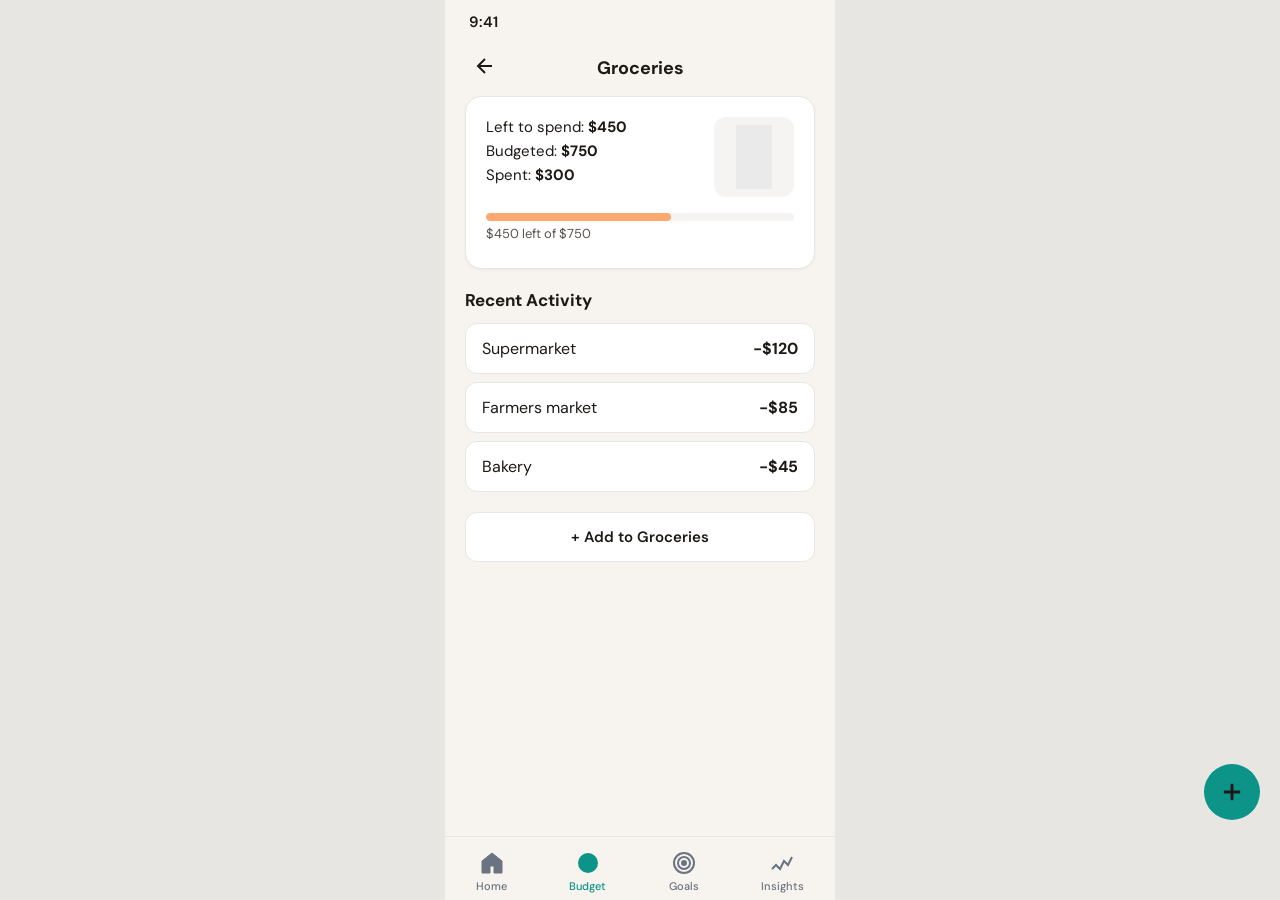
<file: budget-groceries.html>
<!DOCTYPE html>
<html lang="en">
<head>
  <meta charset="UTF-8">
  <meta name="viewport" content="width=device-width, initial-scale=1.0, maximum-scale=1.0, user-scalable=no">
  <title>Groceries — Budget App</title>
  <link rel="preconnect" href="https://fonts.googleapis.com">
  <link rel="preconnect" href="https://fonts.gstatic.com" crossorigin>
  <link href="https://fonts.googleapis.com/css2?family=DM+Sans:ital,opsz,wght@0,9..40,400;0,9..40,500;0,9..40,600;0,9..40,700&display=swap" rel="stylesheet">
  <style>
    :root { --primary: #0d9488; --neutral-bg: #F7F4EF; --neutral-surface: #ffffff; --neutral-card: #f5f4f2; --neutral-border: #e8e6e3; --text: #1c1917; --text-muted: #57534e; --nav-height: 64px; --safe-bottom: env(safe-area-inset-bottom, 0); --phone-max: 390px; --accent: #FCA870; }
    * { box-sizing: border-box; margin: 0; padding: 0; }
    body { font-family: 'DM Sans', sans-serif; background: #e8e6e3; color: var(--text); min-height: 100vh; display: flex; justify-content: center; }
    .phone-frame { width: 100%; max-width: var(--phone-max); min-height: 100vh; background: var(--neutral-bg); position: relative; padding-bottom: calc(var(--nav-height) + var(--safe-bottom) + 24px); }
    .status-bar { height: 44px; display: flex; align-items: center; padding: 0 24px; font-size: 15px; font-weight: 600; }
    .page-header { display: flex; align-items: center; justify-content: center; position: relative; padding: 12px 20px 16px; }
    .page-header .back { position: absolute; left: 20px; background: none; border: none; padding: 8px; cursor: pointer; color: var(--text); text-decoration: none; }
    .page-header .back svg { width: 24px; height: 24px; }
    .page-header h1 { font-size: 18px; font-weight: 700; text-align: center; }
    .page-header .btn-icon { width: 44px; height: 44px; border-radius: 12px; background: var(--neutral-card); color: var(--text); display: flex; align-items: center; justify-content: center; text-decoration: none; }
    .page-header .btn-icon svg { width: 24px; height: 24px; }
    .fab { position: fixed; bottom: calc(var(--nav-height) + var(--safe-bottom) + 16px); right: 20px; width: 56px; height: 56px; border-radius: 50%; background: var(--primary); color: var(--white); display: flex; align-items: center; justify-content: center; z-index: 10; text-decoration: none; }
    .fab svg { width: 28px; height: 28px; }
    .breakdown-card { background: var(--neutral-surface); border-radius: 16px; padding: 20px; margin: 0 20px 20px; border: 1px solid var(--neutral-border); box-shadow: 0 1px 3px rgba(0,0,0,0.04); }
    .breakdown-top { display: flex; justify-content: space-between; align-items: flex-start; gap: 16px; margin-bottom: 16px; }
    .breakdown-figures { flex: 1; min-width: 0; }
    .breakdown-figures p { font-size: 15px; color: var(--text); margin-bottom: 4px; }
    .breakdown-figures p strong { font-weight: 700; }
    .breakdown-pig { width: 80px; height: 80px; flex-shrink: 0; border-radius: 12px; background: var(--neutral-card); display: flex; align-items: center; justify-content: center; overflow: hidden; }
    .breakdown-pig img { width: 64px; height: 64px; object-fit: contain; }
    .breakdown-bar-wrap { margin: 12px 0 6px; }
    .breakdown-bar { height: 8px; background: var(--neutral-card); border-radius: 4px; overflow: hidden; }
    .breakdown-bar-fill { height: 100%; border-radius: 4px; background: var(--accent); } /* bar matches pig outfit */
    .breakdown-bar-label { font-size: 13px; color: var(--text-muted); margin-top: 4px; }
    .section-heading { font-size: 17px; font-weight: 700; padding: 0 20px 12px; color: var(--text); }
    .activity-list { padding: 0 20px; }
    .activity-item { background: var(--neutral-surface); border-radius: 12px; padding: 14px 16px; margin-bottom: 8px; border: 1px solid var(--neutral-border); display: flex; justify-content: space-between; align-items: center; }
    .activity-item span:last-child { font-weight: 700; color: var(--text); }
    .add-to-category { display: flex; align-items: center; justify-content: center; gap: 8px; margin: 20px 20px 0; padding: 14px 20px; background: var(--neutral-surface); border: 1px solid var(--neutral-border); border-radius: 12px; font-size: 15px; font-weight: 600; color: var(--text); text-decoration: none; }
    .add-to-category:hover { background: var(--neutral-card); }
    .bottom-nav { position: fixed; bottom: 0; left: 50%; transform: translateX(-50%); width: 100%; max-width: var(--phone-max); height: calc(var(--nav-height) + var(--safe-bottom)); padding-bottom: var(--safe-bottom); background: var(--white); border-top: 1px solid var(--neutral-border); display: flex; justify-content: space-around; align-items: flex-start; padding-top: 10px; }
    .nav-item { display: flex; flex-direction: column; align-items: center; gap: 4px; font-size: 11px; font-weight: 500; color: #6b7280; padding: 4px 12px; text-decoration: none; }
    .nav-item.active { color: var(--primary); }
    .nav-item svg { width: 24px; height: 24px; }
    .nav-item.active svg { stroke: var(--primary); fill: var(--primary); }
    .nav-item:not(.active) svg { stroke: #6b7280; fill: none; }
    .nav-item.active .nav-icon-home { fill: var(--primary); }
    .nav-item:not(.active) .nav-icon-home { fill: #6b7280; }
    .nav-item.active .nav-icon-goals { stroke: var(--primary); fill: var(--primary); }
    .nav-item:not(.active) .nav-icon-goals { stroke: #6b7280; fill: none; }
  </style>
</head>
<body>
  <div class="phone-frame">
    <div class="status-bar">9:41</div>
    <header class="page-header">
      <a href="budget.html" class="back" aria-label="Back"><svg viewBox="0 0 24 24" fill="none" stroke="currentColor" stroke-width="2"><path d="M19 12H5M12 19l-7-7 7-7"/></svg></a>
      <h1>Groceries</h1>
    </header>
    <a href="budget.html?add=1" class="fab" aria-label="Add"><svg viewBox="0 0 24 24" fill="none" stroke="currentColor" stroke-width="2.5"><line x1="12" y1="5" x2="12" y2="19"/><line x1="5" y1="12" x2="19" y2="12"/></svg></a>
    <main>
      <section class="breakdown-card">
        <div class="breakdown-top">
          <div class="breakdown-figures">
            <p>Left to spend: <strong>$450</strong></p>
            <p>Budgeted: <strong>$750</strong></p>
            <p>Spent: <strong>$300</strong></p>
          </div>
          <div class="breakdown-pig"><img src="assets/pig-cowboy.png" alt=""></div>
        </div>
        <div class="breakdown-bar-wrap">
          <div class="breakdown-bar">
            <div class="breakdown-bar-fill" style="width: 60%;"></div>
          </div>
          <p class="breakdown-bar-label">$450 left of $750</p>
        </div>
      </section>
      <h2 class="section-heading">Recent Activity</h2>
      <div class="activity-list">
        <div class="activity-item"><span>Supermarket</span><span>-$120</span></div>
        <div class="activity-item"><span>Farmers market</span><span>-$85</span></div>
        <div class="activity-item"><span>Bakery</span><span>-$45</span></div>
      </div>
      <a href="#" class="add-to-category">+ Add to Groceries</a>
    </main>
    <nav class="bottom-nav" aria-label="Main">
      <a href="index.html" class="nav-item"><svg class="nav-icon-home" viewBox="0 0 24 24" fill="currentColor" stroke="none"><path d="M12 2L2 10v12h8v-7h4v7h8V10L12 2z"/></svg>Home</a>
      <a href="budget.html" class="nav-item active"><svg viewBox="0 0 24 24" fill="none" stroke="currentColor" stroke-width="2"><circle cx="12" cy="12" r="8" stroke-width="4"/></svg>Budget</a>
      <a href="goals.html" class="nav-item"><svg class="nav-icon-goals" viewBox="0 0 24 24" fill="none" stroke="currentColor" stroke-width="2"><circle cx="12" cy="12" r="10"/><circle cx="12" cy="12" r="6"/><circle cx="12" cy="12" r="2" fill="currentColor"/></svg>Goals</a>
      <a href="insights.html" class="nav-item"><svg viewBox="0 0 24 24" fill="none" stroke="currentColor" stroke-width="2"><polyline points="2 18 6 14 10 18 14 10 18 14 22 6"/></svg>Insights</a>
    </nav>
  </div>
</body>
</html>
</file>
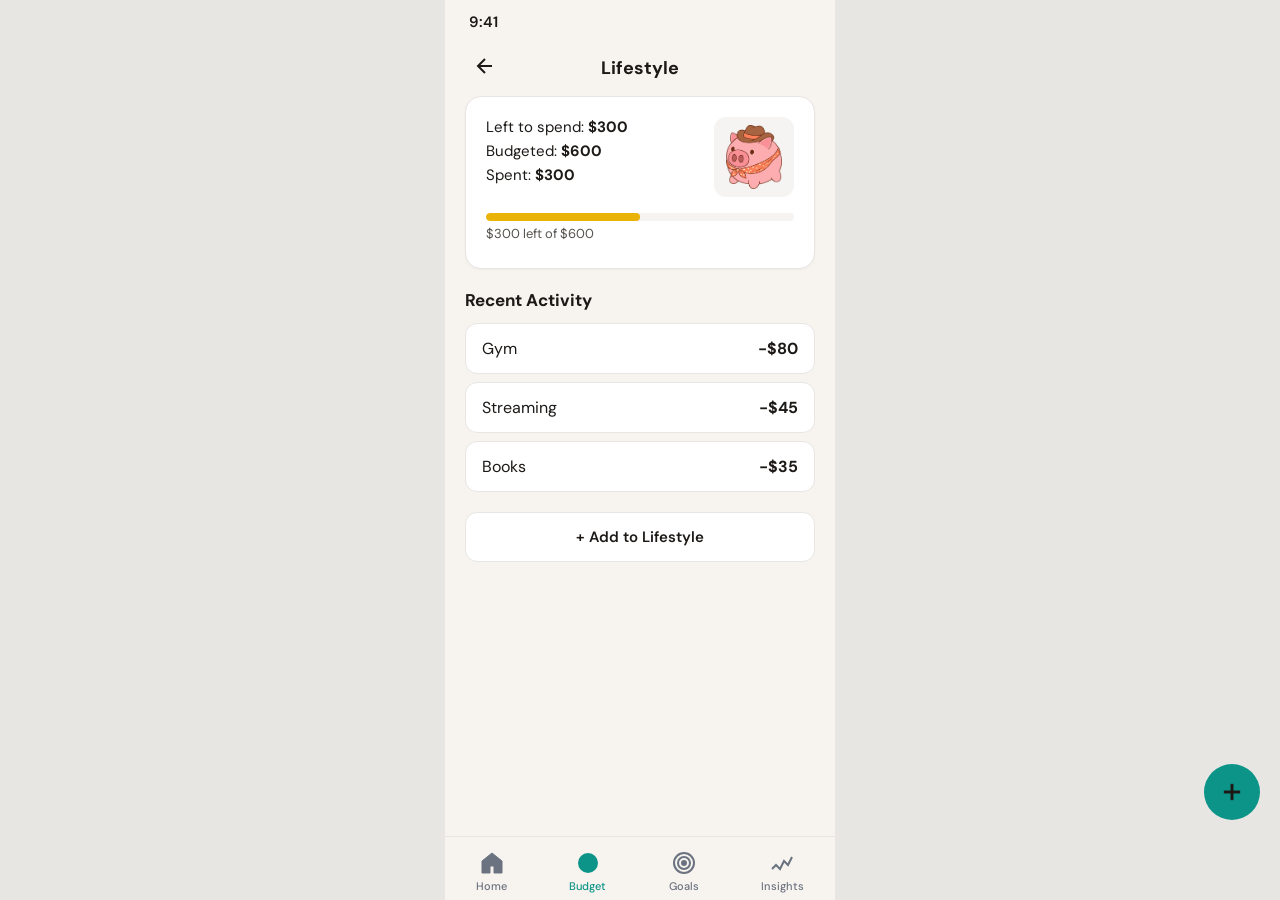
<file: budget-lifestyle.html>
<!DOCTYPE html>
<html lang="en">
<head>
  <meta charset="UTF-8">
  <meta name="viewport" content="width=device-width, initial-scale=1.0, maximum-scale=1.0, user-scalable=no">
  <title>Lifestyle — Budget App</title>
  <link rel="preconnect" href="https://fonts.googleapis.com">
  <link rel="preconnect" href="https://fonts.gstatic.com" crossorigin>
  <link href="https://fonts.googleapis.com/css2?family=DM+Sans:ital,opsz,wght@0,9..40,400;0,9..40,500;0,9..40,600;0,9..40,700&display=swap" rel="stylesheet">
  <style>
    :root { --primary: #0d9488; --neutral-bg: #F7F4EF; --neutral-surface: #ffffff; --neutral-card: #f5f4f2; --neutral-border: #e8e6e3; --text: #1c1917; --text-muted: #57534e; --nav-height: 64px; --safe-bottom: env(safe-area-inset-bottom, 0); --phone-max: 390px; --accent: #eab308; }
    * { box-sizing: border-box; margin: 0; padding: 0; }
    body { font-family: 'DM Sans', sans-serif; background: #e8e6e3; color: var(--text); min-height: 100vh; display: flex; justify-content: center; }
    .phone-frame { width: 100%; max-width: var(--phone-max); min-height: 100vh; background: var(--neutral-bg); position: relative; padding-bottom: calc(var(--nav-height) + var(--safe-bottom) + 24px); }
    .status-bar { height: 44px; display: flex; align-items: center; padding: 0 24px; font-size: 15px; font-weight: 600; }
    .page-header { display: flex; align-items: center; justify-content: center; position: relative; padding: 12px 20px 16px; }
    .page-header .back { position: absolute; left: 20px; background: none; border: none; padding: 8px; cursor: pointer; color: var(--text); text-decoration: none; }
    .page-header .back svg { width: 24px; height: 24px; }
    .page-header h1 { font-size: 18px; font-weight: 700; text-align: center; }
    .page-header .btn-icon { width: 44px; height: 44px; border-radius: 12px; background: var(--neutral-card); color: var(--text); display: flex; align-items: center; justify-content: center; text-decoration: none; }
    .page-header .btn-icon svg { width: 24px; height: 24px; }
    .fab { position: fixed; bottom: calc(var(--nav-height) + var(--safe-bottom) + 16px); right: 20px; width: 56px; height: 56px; border-radius: 50%; background: var(--primary); color: var(--white); display: flex; align-items: center; justify-content: center; z-index: 10; text-decoration: none; }
    .fab svg { width: 28px; height: 28px; }
    .breakdown-card { background: var(--neutral-surface); border-radius: 16px; padding: 20px; margin: 0 20px 20px; border: 1px solid var(--neutral-border); box-shadow: 0 1px 3px rgba(0,0,0,0.04); }
    .breakdown-top { display: flex; justify-content: space-between; align-items: flex-start; gap: 16px; margin-bottom: 16px; }
    .breakdown-figures { flex: 1; min-width: 0; }
    .breakdown-figures p { font-size: 15px; color: var(--text); margin-bottom: 4px; }
    .breakdown-figures p strong { font-weight: 700; }
    .breakdown-pig { width: 80px; height: 80px; flex-shrink: 0; border-radius: 12px; background: var(--neutral-card); display: flex; align-items: center; justify-content: center; overflow: hidden; }
    .breakdown-pig img { width: 64px; height: 64px; object-fit: contain; }
    .breakdown-bar-wrap { margin: 12px 0 6px; }
    .breakdown-bar { height: 8px; background: var(--neutral-card); border-radius: 4px; overflow: hidden; }
    .breakdown-bar-fill { height: 100%; border-radius: 4px; background: var(--accent); } /* bar matches pig outfit */
    .breakdown-bar-label { font-size: 13px; color: var(--text-muted); margin-top: 4px; }
    .section-heading { font-size: 17px; font-weight: 700; padding: 0 20px 12px; color: var(--text); }
    .activity-list { padding: 0 20px; }
    .activity-item { background: var(--neutral-surface); border-radius: 12px; padding: 14px 16px; margin-bottom: 8px; border: 1px solid var(--neutral-border); display: flex; justify-content: space-between; align-items: center; }
    .activity-item span:last-child { font-weight: 700; color: var(--text); }
    .add-to-category { display: flex; align-items: center; justify-content: center; gap: 8px; margin: 20px 20px 0; padding: 14px 20px; background: var(--neutral-surface); border: 1px solid var(--neutral-border); border-radius: 12px; font-size: 15px; font-weight: 600; color: var(--text); text-decoration: none; }
    .add-to-category:hover { background: var(--neutral-card); }
    .bottom-nav { position: fixed; bottom: 0; left: 50%; transform: translateX(-50%); width: 100%; max-width: var(--phone-max); height: calc(var(--nav-height) + var(--safe-bottom)); padding-bottom: var(--safe-bottom); background: var(--white); border-top: 1px solid var(--neutral-border); display: flex; justify-content: space-around; align-items: flex-start; padding-top: 10px; }
    .nav-item { display: flex; flex-direction: column; align-items: center; gap: 4px; font-size: 11px; font-weight: 500; color: #6b7280; padding: 4px 12px; text-decoration: none; }
    .nav-item.active { color: var(--primary); }
    .nav-item svg { width: 24px; height: 24px; }
    .nav-item.active svg { stroke: var(--primary); fill: var(--primary); }
    .nav-item:not(.active) svg { stroke: #6b7280; fill: none; }
    .nav-item.active .nav-icon-home { fill: var(--primary); }
    .nav-item:not(.active) .nav-icon-home { fill: #6b7280; }
    .nav-item.active .nav-icon-goals { stroke: var(--primary); fill: var(--primary); }
    .nav-item:not(.active) .nav-icon-goals { stroke: #6b7280; fill: none; }
  </style>
</head>
<body>
  <div class="phone-frame">
    <div class="status-bar">9:41</div>
    <header class="page-header">
      <a href="budget.html" class="back" aria-label="Back"><svg viewBox="0 0 24 24" fill="none" stroke="currentColor" stroke-width="2"><path d="M19 12H5M12 19l-7-7 7-7"/></svg></a>
      <h1>Lifestyle</h1>
    </header>
    <a href="budget.html?add=1" class="fab" aria-label="Add"><svg viewBox="0 0 24 24" fill="none" stroke="currentColor" stroke-width="2.5"><line x1="12" y1="5" x2="12" y2="19"/><line x1="5" y1="12" x2="19" y2="12"/></svg></a>
    <main>
      <section class="breakdown-card">
        <div class="breakdown-top">
          <div class="breakdown-figures">
            <p>Left to spend: <strong>$300</strong></p>
            <p>Budgeted: <strong>$600</strong></p>
            <p>Spent: <strong>$300</strong></p>
          </div>
          <div class="breakdown-pig"><img src="assets/pig-sweater.png" alt=""></div>
        </div>
        <div class="breakdown-bar-wrap">
          <div class="breakdown-bar">
            <div class="breakdown-bar-fill" style="width: 50%;"></div>
          </div>
          <p class="breakdown-bar-label">$300 left of $600</p>
        </div>
      </section>
      <h2 class="section-heading">Recent Activity</h2>
      <div class="activity-list">
        <div class="activity-item"><span>Gym</span><span>-$80</span></div>
        <div class="activity-item"><span>Streaming</span><span>-$45</span></div>
        <div class="activity-item"><span>Books</span><span>-$35</span></div>
      </div>
      <a href="#" class="add-to-category">+ Add to Lifestyle</a>
    </main>
    <nav class="bottom-nav" aria-label="Main">
      <a href="index.html" class="nav-item"><svg class="nav-icon-home" viewBox="0 0 24 24" fill="currentColor" stroke="none"><path d="M12 2L2 10v12h8v-7h4v7h8V10L12 2z"/></svg>Home</a>
      <a href="budget.html" class="nav-item active"><svg viewBox="0 0 24 24" fill="none" stroke="currentColor" stroke-width="2"><circle cx="12" cy="12" r="8" stroke-width="4"/></svg>Budget</a>
      <a href="goals.html" class="nav-item"><svg class="nav-icon-goals" viewBox="0 0 24 24" fill="none" stroke="currentColor" stroke-width="2"><circle cx="12" cy="12" r="10"/><circle cx="12" cy="12" r="6"/><circle cx="12" cy="12" r="2" fill="currentColor"/></svg>Goals</a>
      <a href="insights.html" class="nav-item"><svg viewBox="0 0 24 24" fill="none" stroke="currentColor" stroke-width="2"><polyline points="2 18 6 14 10 18 14 10 18 14 22 6"/></svg>Insights</a>
    </nav>
  </div>
</body>
</html>
</file>
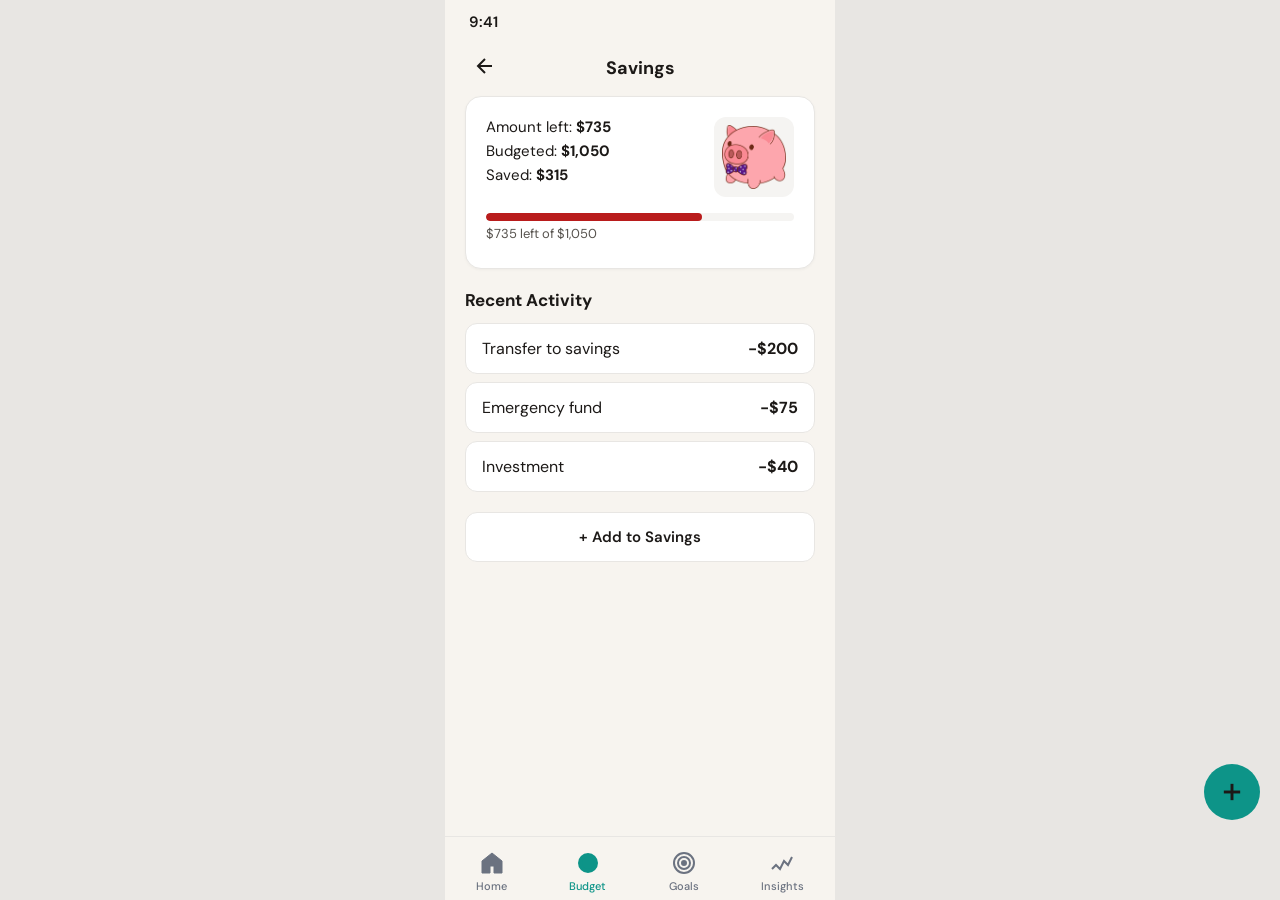
<file: budget-savings.html>
<!DOCTYPE html>
<html lang="en">
<head>
  <meta charset="UTF-8">
  <meta name="viewport" content="width=device-width, initial-scale=1.0, maximum-scale=1.0, user-scalable=no">
  <title>Savings — Budget App</title>
  <link rel="preconnect" href="https://fonts.googleapis.com">
  <link rel="preconnect" href="https://fonts.gstatic.com" crossorigin>
  <link href="https://fonts.googleapis.com/css2?family=DM+Sans:ital,opsz,wght@0,9..40,400;0,9..40,500;0,9..40,600;0,9..40,700&display=swap" rel="stylesheet">
  <style>
    :root { --primary: #0d9488; --neutral-bg: #F7F4EF; --neutral-surface: #ffffff; --neutral-card: #f5f4f2; --neutral-border: #e8e6e3; --text: #1c1917; --text-muted: #57534e; --nav-height: 64px; --safe-bottom: env(safe-area-inset-bottom, 0); --phone-max: 390px; --accent: #b91c1c; }
    * { box-sizing: border-box; margin: 0; padding: 0; }
    body { font-family: 'DM Sans', sans-serif; background: #e8e6e3; color: var(--text); min-height: 100vh; display: flex; justify-content: center; }
    .phone-frame { width: 100%; max-width: var(--phone-max); min-height: 100vh; background: var(--neutral-bg); position: relative; padding-bottom: calc(var(--nav-height) + var(--safe-bottom) + 24px); }
    .status-bar { height: 44px; display: flex; align-items: center; padding: 0 24px; font-size: 15px; font-weight: 600; }
    .page-header { display: flex; align-items: center; justify-content: center; position: relative; padding: 12px 20px 16px; }
    .page-header .back { position: absolute; left: 20px; background: none; border: none; padding: 8px; cursor: pointer; color: var(--text); text-decoration: none; }
    .page-header .back svg { width: 24px; height: 24px; }
    .page-header h1 { font-size: 18px; font-weight: 700; text-align: center; }
    .page-header .btn-icon { width: 44px; height: 44px; border-radius: 12px; background: var(--neutral-card); color: var(--text); display: flex; align-items: center; justify-content: center; text-decoration: none; }
    .page-header .btn-icon svg { width: 24px; height: 24px; }
    .fab { position: fixed; bottom: calc(var(--nav-height) + var(--safe-bottom) + 16px); right: 20px; width: 56px; height: 56px; border-radius: 50%; background: var(--primary); color: var(--white); display: flex; align-items: center; justify-content: center; z-index: 10; text-decoration: none; }
    .fab svg { width: 28px; height: 28px; }
    .breakdown-card { background: var(--neutral-surface); border-radius: 16px; padding: 20px; margin: 0 20px 20px; border: 1px solid var(--neutral-border); box-shadow: 0 1px 3px rgba(0,0,0,0.04); }
    .breakdown-top { display: flex; justify-content: space-between; align-items: flex-start; gap: 16px; margin-bottom: 16px; }
    .breakdown-figures { flex: 1; min-width: 0; }
    .breakdown-figures p { font-size: 15px; color: var(--text); margin-bottom: 4px; }
    .breakdown-figures p strong { font-weight: 700; }
    .breakdown-pig { width: 80px; height: 80px; flex-shrink: 0; border-radius: 12px; background: var(--neutral-card); display: flex; align-items: center; justify-content: center; overflow: hidden; }
    .breakdown-pig img { width: 64px; height: 64px; object-fit: contain; }
    .breakdown-bar-wrap { margin: 12px 0 6px; }
    .breakdown-bar { height: 8px; background: var(--neutral-card); border-radius: 4px; overflow: hidden; }
    .breakdown-bar-fill { height: 100%; border-radius: 4px; background: var(--accent); } /* bar matches pig outfit */
    .breakdown-bar-label { font-size: 13px; color: var(--text-muted); margin-top: 4px; }
    .section-heading { font-size: 17px; font-weight: 700; padding: 0 20px 12px; color: var(--text); }
    .activity-list { padding: 0 20px; }
    .activity-item { background: var(--neutral-surface); border-radius: 12px; padding: 14px 16px; margin-bottom: 8px; border: 1px solid var(--neutral-border); display: flex; justify-content: space-between; align-items: center; }
    .activity-item span:last-child { font-weight: 700; color: var(--text); }
    .add-to-category { display: flex; align-items: center; justify-content: center; gap: 8px; margin: 20px 20px 0; padding: 14px 20px; background: var(--neutral-surface); border: 1px solid var(--neutral-border); border-radius: 12px; font-size: 15px; font-weight: 600; color: var(--text); text-decoration: none; }
    .add-to-category:hover { background: var(--neutral-card); }
    .bottom-nav { position: fixed; bottom: 0; left: 50%; transform: translateX(-50%); width: 100%; max-width: var(--phone-max); height: calc(var(--nav-height) + var(--safe-bottom)); padding-bottom: var(--safe-bottom); background: var(--white); border-top: 1px solid var(--neutral-border); display: flex; justify-content: space-around; align-items: flex-start; padding-top: 10px; }
    .nav-item { display: flex; flex-direction: column; align-items: center; gap: 4px; font-size: 11px; font-weight: 500; color: #6b7280; padding: 4px 12px; text-decoration: none; }
    .nav-item.active { color: var(--primary); }
    .nav-item svg { width: 24px; height: 24px; }
    .nav-item.active svg { stroke: var(--primary); fill: var(--primary); }
    .nav-item:not(.active) svg { stroke: #6b7280; fill: none; }
    .nav-item.active .nav-icon-home { fill: var(--primary); }
    .nav-item:not(.active) .nav-icon-home { fill: #6b7280; }
    .nav-item.active .nav-icon-goals { stroke: var(--primary); fill: var(--primary); }
    .nav-item:not(.active) .nav-icon-goals { stroke: #6b7280; fill: none; }
  </style>
</head>
<body>
  <div class="phone-frame">
    <div class="status-bar">9:41</div>
    <header class="page-header">
      <a href="budget.html" class="back" aria-label="Back"><svg viewBox="0 0 24 24" fill="none" stroke="currentColor" stroke-width="2"><path d="M19 12H5M12 19l-7-7 7-7"/></svg></a>
      <h1>Savings</h1>
    </header>
    <a href="budget.html?add=1" class="fab" aria-label="Add"><svg viewBox="0 0 24 24" fill="none" stroke="currentColor" stroke-width="2.5"><line x1="12" y1="5" x2="12" y2="19"/><line x1="5" y1="12" x2="19" y2="12"/></svg></a>
    <main>
      <section class="breakdown-card">
        <div class="breakdown-top">
          <div class="breakdown-figures">
            <p>Amount left: <strong>$735</strong></p>
            <p>Budgeted: <strong>$1,050</strong></p>
            <p>Saved: <strong>$315</strong></p>
          </div>
          <div class="breakdown-pig"><img src="assets/pig-scarf.png" alt=""></div>
        </div>
        <div class="breakdown-bar-wrap">
          <div class="breakdown-bar">
            <div class="breakdown-bar-fill" style="width: 70%;"></div>
          </div>
          <p class="breakdown-bar-label">$735 left of $1,050</p>
        </div>
      </section>
      <h2 class="section-heading">Recent Activity</h2>
      <div class="activity-list">
        <div class="activity-item"><span>Transfer to savings</span><span>-$200</span></div>
        <div class="activity-item"><span>Emergency fund</span><span>-$75</span></div>
        <div class="activity-item"><span>Investment</span><span>-$40</span></div>
      </div>
      <a href="#" class="add-to-category">+ Add to Savings</a>
    </main>
    <nav class="bottom-nav" aria-label="Main">
      <a href="index.html" class="nav-item"><svg class="nav-icon-home" viewBox="0 0 24 24" fill="currentColor" stroke="none"><path d="M12 2L2 10v12h8v-7h4v7h8V10L12 2z"/></svg>Home</a>
      <a href="budget.html" class="nav-item active"><svg viewBox="0 0 24 24" fill="none" stroke="currentColor" stroke-width="2"><circle cx="12" cy="12" r="8" stroke-width="4"/></svg>Budget</a>
      <a href="goals.html" class="nav-item"><svg class="nav-icon-goals" viewBox="0 0 24 24" fill="none" stroke="currentColor" stroke-width="2"><circle cx="12" cy="12" r="10"/><circle cx="12" cy="12" r="6"/><circle cx="12" cy="12" r="2" fill="currentColor"/></svg>Goals</a>
      <a href="insights.html" class="nav-item"><svg viewBox="0 0 24 24" fill="none" stroke="currentColor" stroke-width="2"><polyline points="2 18 6 14 10 18 14 10 18 14 22 6"/></svg>Insights</a>
    </nav>
  </div>
</body>
</html>
</file>
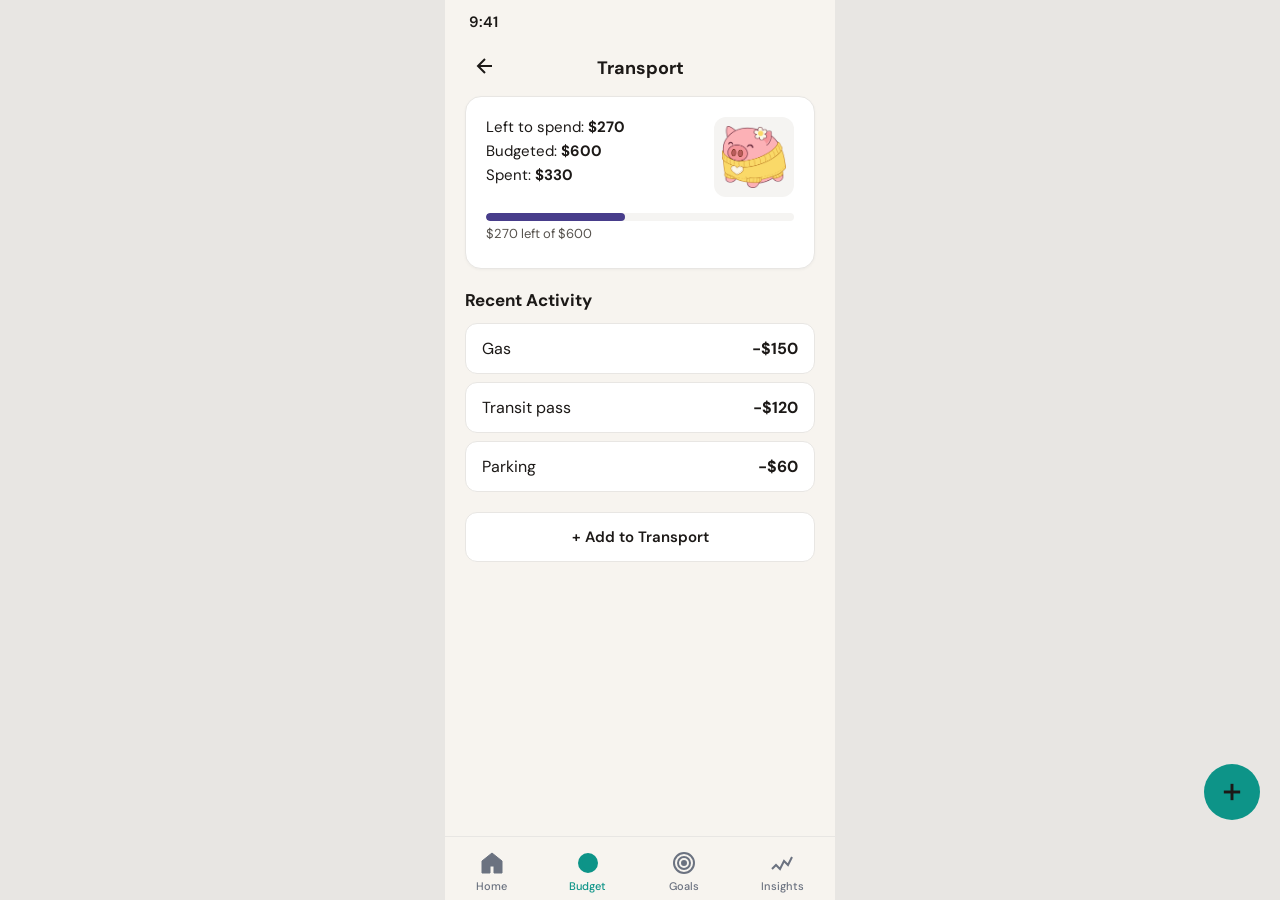
<file: budget-transport.html>
<!DOCTYPE html>
<html lang="en">
<head>
  <meta charset="UTF-8">
  <meta name="viewport" content="width=device-width, initial-scale=1.0, maximum-scale=1.0, user-scalable=no">
  <title>Transport — Budget App</title>
  <link rel="preconnect" href="https://fonts.googleapis.com">
  <link rel="preconnect" href="https://fonts.gstatic.com" crossorigin>
  <link href="https://fonts.googleapis.com/css2?family=DM+Sans:ital,opsz,wght@0,9..40,400;0,9..40,500;0,9..40,600;0,9..40,700&display=swap" rel="stylesheet">
  <style>
    :root { --primary: #0d9488; --neutral-bg: #F7F4EF; --neutral-surface: #ffffff; --neutral-card: #f5f4f2; --neutral-border: #e8e6e3; --text: #1c1917; --text-muted: #57534e; --nav-height: 64px; --safe-bottom: env(safe-area-inset-bottom, 0); --phone-max: 390px; --accent: #483d8b; }
    * { box-sizing: border-box; margin: 0; padding: 0; }
    body { font-family: 'DM Sans', sans-serif; background: #e8e6e3; color: var(--text); min-height: 100vh; display: flex; justify-content: center; }
    .phone-frame { width: 100%; max-width: var(--phone-max); min-height: 100vh; background: var(--neutral-bg); position: relative; padding-bottom: calc(var(--nav-height) + var(--safe-bottom) + 24px); }
    .status-bar { height: 44px; display: flex; align-items: center; padding: 0 24px; font-size: 15px; font-weight: 600; }
    .page-header { display: flex; align-items: center; justify-content: center; position: relative; padding: 12px 20px 16px; }
    .page-header .back { position: absolute; left: 20px; background: none; border: none; padding: 8px; cursor: pointer; color: var(--text); text-decoration: none; }
    .page-header .back svg { width: 24px; height: 24px; }
    .page-header h1 { font-size: 18px; font-weight: 700; text-align: center; }
    .page-header .btn-icon { width: 44px; height: 44px; border-radius: 12px; background: var(--neutral-card); color: var(--text); display: flex; align-items: center; justify-content: center; text-decoration: none; }
    .page-header .btn-icon svg { width: 24px; height: 24px; }
    .fab { position: fixed; bottom: calc(var(--nav-height) + var(--safe-bottom) + 16px); right: 20px; width: 56px; height: 56px; border-radius: 50%; background: var(--primary); color: var(--white); display: flex; align-items: center; justify-content: center; z-index: 10; text-decoration: none; }
    .fab svg { width: 28px; height: 28px; }
    .breakdown-card { background: var(--neutral-surface); border-radius: 16px; padding: 20px; margin: 0 20px 20px; border: 1px solid var(--neutral-border); box-shadow: 0 1px 3px rgba(0,0,0,0.04); }
    .breakdown-top { display: flex; justify-content: space-between; align-items: flex-start; gap: 16px; margin-bottom: 16px; }
    .breakdown-figures { flex: 1; min-width: 0; }
    .breakdown-figures p { font-size: 15px; color: var(--text); margin-bottom: 4px; }
    .breakdown-figures p strong { font-weight: 700; }
    .breakdown-pig { width: 80px; height: 80px; flex-shrink: 0; border-radius: 12px; background: var(--neutral-card); display: flex; align-items: center; justify-content: center; overflow: hidden; }
    .breakdown-pig img { width: 64px; height: 64px; object-fit: contain; }
    .breakdown-bar-wrap { margin: 12px 0 6px; }
    .breakdown-bar { height: 8px; background: var(--neutral-card); border-radius: 4px; overflow: hidden; }
    .breakdown-bar-fill { height: 100%; border-radius: 4px; background: var(--accent); } /* bar matches pig outfit */
    .breakdown-bar-label { font-size: 13px; color: var(--text-muted); margin-top: 4px; }
    .section-heading { font-size: 17px; font-weight: 700; padding: 0 20px 12px; color: var(--text); }
    .activity-list { padding: 0 20px; }
    .activity-item { background: var(--neutral-surface); border-radius: 12px; padding: 14px 16px; margin-bottom: 8px; border: 1px solid var(--neutral-border); display: flex; justify-content: space-between; align-items: center; }
    .activity-item span:last-child { font-weight: 700; color: var(--text); }
    .add-to-category { display: flex; align-items: center; justify-content: center; gap: 8px; margin: 20px 20px 0; padding: 14px 20px; background: var(--neutral-surface); border: 1px solid var(--neutral-border); border-radius: 12px; font-size: 15px; font-weight: 600; color: var(--text); text-decoration: none; }
    .add-to-category:hover { background: var(--neutral-card); }
    .bottom-nav { position: fixed; bottom: 0; left: 50%; transform: translateX(-50%); width: 100%; max-width: var(--phone-max); height: calc(var(--nav-height) + var(--safe-bottom)); padding-bottom: var(--safe-bottom); background: var(--white); border-top: 1px solid var(--neutral-border); display: flex; justify-content: space-around; align-items: flex-start; padding-top: 10px; }
    .nav-item { display: flex; flex-direction: column; align-items: center; gap: 4px; font-size: 11px; font-weight: 500; color: #6b7280; padding: 4px 12px; text-decoration: none; }
    .nav-item.active { color: var(--primary); }
    .nav-item svg { width: 24px; height: 24px; }
    .nav-item.active svg { stroke: var(--primary); fill: var(--primary); }
    .nav-item:not(.active) svg { stroke: #6b7280; fill: none; }
    .nav-item.active .nav-icon-home { fill: var(--primary); }
    .nav-item:not(.active) .nav-icon-home { fill: #6b7280; }
    .nav-item.active .nav-icon-goals { stroke: var(--primary); fill: var(--primary); }
    .nav-item:not(.active) .nav-icon-goals { stroke: #6b7280; fill: none; }
  </style>
</head>
<body>
  <div class="phone-frame">
    <div class="status-bar">9:41</div>
    <header class="page-header">
      <a href="budget.html" class="back" aria-label="Back"><svg viewBox="0 0 24 24" fill="none" stroke="currentColor" stroke-width="2"><path d="M19 12H5M12 19l-7-7 7-7"/></svg></a>
      <h1>Transport</h1>
    </header>
    <a href="budget.html?add=1" class="fab" aria-label="Add"><svg viewBox="0 0 24 24" fill="none" stroke="currentColor" stroke-width="2.5"><line x1="12" y1="5" x2="12" y2="19"/><line x1="5" y1="12" x2="19" y2="12"/></svg></a>
    <main>
      <section class="breakdown-card">
        <div class="breakdown-top">
          <div class="breakdown-figures">
            <p>Left to spend: <strong>$270</strong></p>
            <p>Budgeted: <strong>$600</strong></p>
            <p>Spent: <strong>$330</strong></p>
          </div>
          <div class="breakdown-pig"><img src="assets/pig-bowtie.png" alt=""></div>
        </div>
        <div class="breakdown-bar-wrap">
          <div class="breakdown-bar">
            <div class="breakdown-bar-fill" style="width: 45%;"></div>
          </div>
          <p class="breakdown-bar-label">$270 left of $600</p>
        </div>
      </section>
      <h2 class="section-heading">Recent Activity</h2>
      <div class="activity-list">
        <div class="activity-item"><span>Gas</span><span>-$150</span></div>
        <div class="activity-item"><span>Transit pass</span><span>-$120</span></div>
        <div class="activity-item"><span>Parking</span><span>-$60</span></div>
      </div>
      <a href="#" class="add-to-category">+ Add to Transport</a>
    </main>
    <nav class="bottom-nav" aria-label="Main">
      <a href="index.html" class="nav-item"><svg class="nav-icon-home" viewBox="0 0 24 24" fill="currentColor" stroke="none"><path d="M12 2L2 10v12h8v-7h4v7h8V10L12 2z"/></svg>Home</a>
      <a href="budget.html" class="nav-item active"><svg viewBox="0 0 24 24" fill="none" stroke="currentColor" stroke-width="2"><circle cx="12" cy="12" r="8" stroke-width="4"/></svg>Budget</a>
      <a href="goals.html" class="nav-item"><svg class="nav-icon-goals" viewBox="0 0 24 24" fill="none" stroke="currentColor" stroke-width="2"><circle cx="12" cy="12" r="10"/><circle cx="12" cy="12" r="6"/><circle cx="12" cy="12" r="2" fill="currentColor"/></svg>Goals</a>
      <a href="insights.html" class="nav-item"><svg viewBox="0 0 24 24" fill="none" stroke="currentColor" stroke-width="2"><polyline points="2 18 6 14 10 18 14 10 18 14 22 6"/></svg>Insights</a>
    </nav>
  </div>
</body>
</html>
</file>
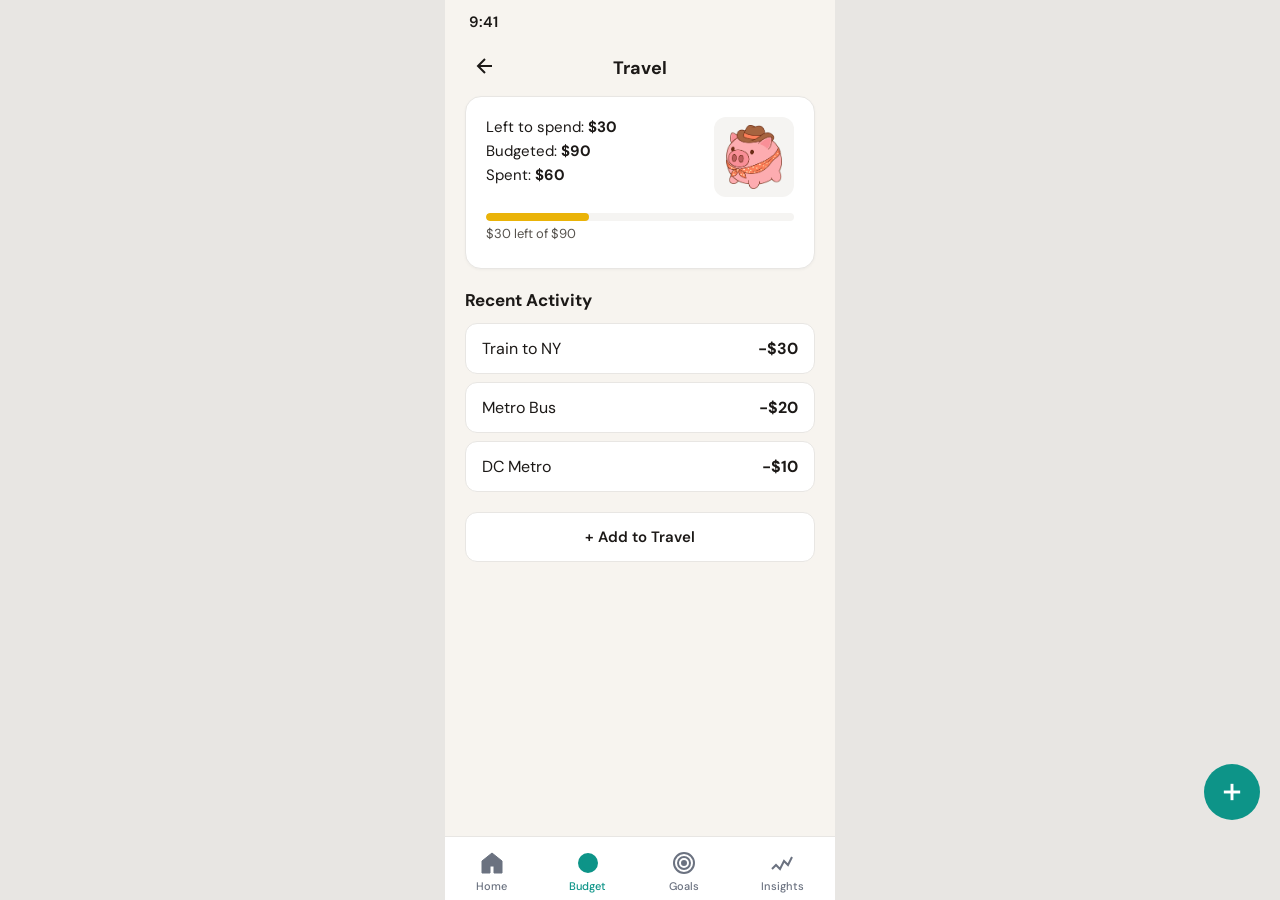
<file: budget-travel.html>
<!DOCTYPE html>
<html lang="en">
<head>
  <meta charset="UTF-8">
  <meta name="viewport" content="width=device-width, initial-scale=1.0, maximum-scale=1.0, user-scalable=no">
  <title>Travel — Budget App</title>
  <link rel="preconnect" href="https://fonts.googleapis.com">
  <link rel="preconnect" href="https://fonts.gstatic.com" crossorigin>
  <link href="https://fonts.googleapis.com/css2?family=DM+Sans:ital,opsz,wght@0,9..40,400;0,9..40,500;0,9..40,600;0,9..40,700&display=swap" rel="stylesheet">
  <style>
    :root {
      --primary: #0d9488;
      --neutral-bg: #F7F4EF;
      --neutral-surface: #ffffff;
      --neutral-card: #f5f4f2;
      --neutral-border: #e8e6e3;
      --text: #1c1917;
      --text-muted: #57534e;
      --white: #ffffff;
      --nav-height: 64px;
      --safe-bottom: env(safe-area-inset-bottom, 0);
      --phone-max: 390px;
      --accent: #eab308;
    }
    * { box-sizing: border-box; margin: 0; padding: 0; }
    body { font-family: 'DM Sans', sans-serif; background: #e8e6e3; color: var(--text); min-height: 100vh; display: flex; justify-content: center; }
    .phone-frame { width: 100%; max-width: var(--phone-max); min-height: 100vh; background: var(--neutral-bg); position: relative; padding-bottom: calc(var(--nav-height) + var(--safe-bottom) + 24px); }
    .status-bar { height: 44px; display: flex; align-items: center; padding: 0 24px; font-size: 15px; font-weight: 600; }
    .page-header { display: flex; align-items: center; justify-content: center; position: relative; padding: 12px 20px 16px; }
    .page-header .back { position: absolute; left: 20px; background: none; border: none; padding: 8px; cursor: pointer; color: var(--text); text-decoration: none; }
    .page-header .back svg { width: 24px; height: 24px; }
    .page-header h1 { font-size: 18px; font-weight: 700; text-align: center; }
    .page-header .btn-icon { width: 44px; height: 44px; border-radius: 12px; background: var(--neutral-card); color: var(--text); display: flex; align-items: center; justify-content: center; text-decoration: none; }
    .page-header .btn-icon svg { width: 24px; height: 24px; }
    .fab { position: fixed; bottom: calc(var(--nav-height) + var(--safe-bottom) + 16px); right: 20px; width: 56px; height: 56px; border-radius: 50%; background: var(--primary); color: var(--white); display: flex; align-items: center; justify-content: center; z-index: 10; text-decoration: none; }
    .fab svg { width: 28px; height: 28px; }
    .breakdown-card { background: var(--neutral-surface); border-radius: 16px; padding: 20px; margin: 0 20px 20px; border: 1px solid var(--neutral-border); box-shadow: 0 1px 3px rgba(0,0,0,0.04); }
    .breakdown-top { display: flex; justify-content: space-between; align-items: flex-start; gap: 16px; margin-bottom: 16px; }
    .breakdown-figures { flex: 1; min-width: 0; }
    .breakdown-figures p { font-size: 15px; color: var(--text); margin-bottom: 4px; }
    .breakdown-figures p strong { font-weight: 700; }
    .breakdown-pig { width: 80px; height: 80px; flex-shrink: 0; border-radius: 12px; background: var(--neutral-card); display: flex; align-items: center; justify-content: center; overflow: hidden; }
    .breakdown-pig img { width: 64px; height: 64px; object-fit: contain; }
    .breakdown-bar-wrap { margin: 12px 0 6px; }
    .breakdown-bar { height: 8px; background: var(--neutral-card); border-radius: 4px; overflow: hidden; }
    .breakdown-bar-fill { height: 100%; border-radius: 4px; background: var(--accent); } /* bar matches pig outfit */
    .breakdown-bar-label { font-size: 13px; color: var(--text-muted); margin-top: 4px; }
    .section-heading { font-size: 17px; font-weight: 700; padding: 0 20px 12px; color: var(--text); }
    .activity-list { padding: 0 20px; }
    .activity-item { background: var(--neutral-surface); border-radius: 12px; padding: 14px 16px; margin-bottom: 8px; border: 1px solid var(--neutral-border); display: flex; justify-content: space-between; align-items: center; }
    .activity-item span:last-child { font-weight: 700; color: var(--text); }
    .add-to-category { display: flex; align-items: center; justify-content: center; gap: 8px; margin: 20px 20px 0; padding: 14px 20px; background: var(--neutral-surface); border: 1px solid var(--neutral-border); border-radius: 12px; font-size: 15px; font-weight: 600; color: var(--text); text-decoration: none; }
    .add-to-category:hover { background: var(--neutral-card); }
    .bottom-nav { position: fixed; bottom: 0; left: 50%; transform: translateX(-50%); width: 100%; max-width: var(--phone-max); height: calc(var(--nav-height) + var(--safe-bottom)); padding-bottom: var(--safe-bottom); background: var(--white); border-top: 1px solid var(--neutral-border); display: flex; justify-content: space-around; align-items: flex-start; padding-top: 10px; }
    .nav-item { display: flex; flex-direction: column; align-items: center; gap: 4px; font-size: 11px; font-weight: 500; color: #6b7280; padding: 4px 12px; text-decoration: none; }
    .nav-item.active { color: var(--primary); }
    .nav-item svg { width: 24px; height: 24px; }
    .nav-item.active svg { stroke: var(--primary); fill: var(--primary); }
    .nav-item:not(.active) svg { stroke: #6b7280; fill: none; }
    .nav-item.active .nav-icon-home { fill: var(--primary); }
    .nav-item:not(.active) .nav-icon-home { fill: #6b7280; }
    .nav-item.active .nav-icon-goals { stroke: var(--primary); fill: var(--primary); }
    .nav-item:not(.active) .nav-icon-goals { stroke: #6b7280; fill: none; }
  </style>
</head>
<body>
  <div class="phone-frame">
    <div class="status-bar">9:41</div>
    <header class="page-header">
      <a href="budget.html" class="back" aria-label="Back"><svg viewBox="0 0 24 24" fill="none" stroke="currentColor" stroke-width="2"><path d="M19 12H5M12 19l-7-7 7-7"/></svg></a>
      <h1>Travel</h1>
    </header>
    <a href="budget.html?add=1" class="fab" aria-label="Add"><svg viewBox="0 0 24 24" fill="none" stroke="currentColor" stroke-width="2.5"><line x1="12" y1="5" x2="12" y2="19"/><line x1="5" y1="12" x2="19" y2="12"/></svg></a>
    <main>
      <section class="breakdown-card">
        <div class="breakdown-top">
          <div class="breakdown-figures">
            <p>Left to spend: <strong>$30</strong></p>
            <p>Budgeted: <strong>$90</strong></p>
            <p>Spent: <strong>$60</strong></p>
          </div>
          <div class="breakdown-pig"><img src="assets/pig-sweater.png" alt=""></div>
        </div>
        <div class="breakdown-bar-wrap">
          <div class="breakdown-bar">
            <div class="breakdown-bar-fill" style="width: 33.33%;"></div>
          </div>
          <p class="breakdown-bar-label">$30 left of $90</p>
        </div>
      </section>
      <h2 class="section-heading">Recent Activity</h2>
      <div class="activity-list">
        <div class="activity-item"><span>Train to NY</span><span>-$30</span></div>
        <div class="activity-item"><span>Metro Bus</span><span>-$20</span></div>
        <div class="activity-item"><span>DC Metro</span><span>-$10</span></div>
      </div>
      <a href="#" class="add-to-category">+ Add to Travel</a>
    </main>
    <nav class="bottom-nav" aria-label="Main">
      <a href="index.html" class="nav-item"><svg class="nav-icon-home" viewBox="0 0 24 24" fill="currentColor" stroke="none"><path d="M12 2L2 10v12h8v-7h4v7h8V10L12 2z"/></svg>Home</a>
      <a href="budget.html" class="nav-item active"><svg viewBox="0 0 24 24" fill="none" stroke="currentColor" stroke-width="2"><circle cx="12" cy="12" r="8" stroke-width="4"/></svg>Budget</a>
      <a href="goals.html" class="nav-item"><svg class="nav-icon-goals" viewBox="0 0 24 24" fill="none" stroke="currentColor" stroke-width="2"><circle cx="12" cy="12" r="10"/><circle cx="12" cy="12" r="6"/><circle cx="12" cy="12" r="2" fill="currentColor"/></svg>Goals</a>
      <a href="insights.html" class="nav-item"><svg viewBox="0 0 24 24" fill="none" stroke="currentColor" stroke-width="2"><polyline points="2 18 6 14 10 18 14 10 18 14 22 6"/></svg>Insights</a>
    </nav>
  </div>
</body>
</html>
</file>
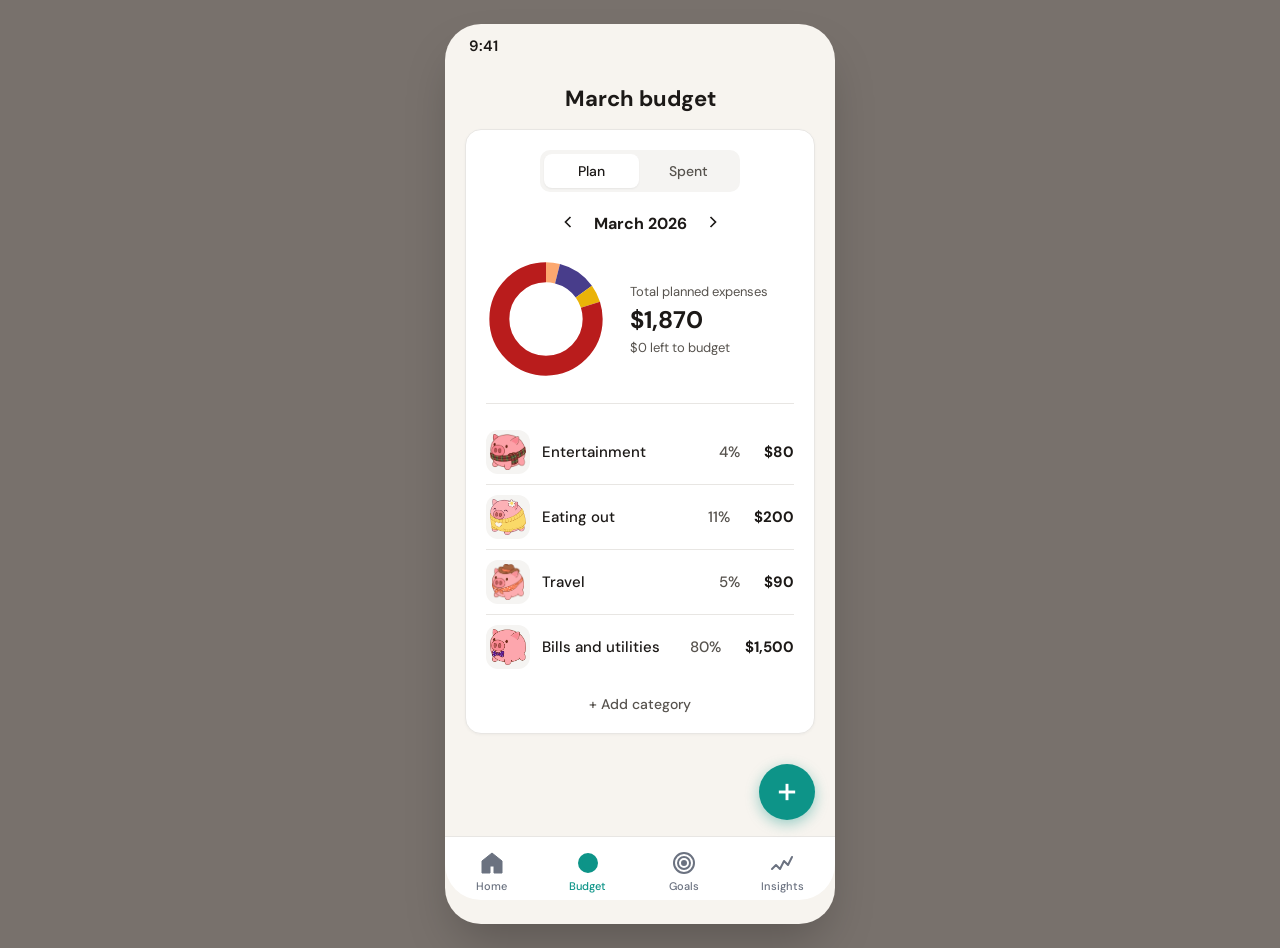
<file: budget.html>
<!DOCTYPE html>
<html lang="en">
<head>
  <meta charset="UTF-8">
  <meta name="viewport" content="width=device-width, initial-scale=1.0, maximum-scale=1.0, user-scalable=no">
  <title>March budget — Budget App</title>
  <link rel="preconnect" href="https://fonts.googleapis.com">
  <link rel="preconnect" href="https://fonts.gstatic.com" crossorigin>
  <link href="https://fonts.googleapis.com/css2?family=DM+Sans:ital,opsz,wght@0,9..40,400;0,9..40,500;0,9..40,600;0,9..40,700&family=Playfair+Display:wght@600;700&display=swap" rel="stylesheet">
  <link rel="stylesheet" href="budget.css">
</head>
<body>
  <div class="phone-frame">
    <div class="status-bar">9:41</div>

    <header class="budget-header">
      <h1>March budget</h1>
    </header>

    <main>
      <section class="budget-card">
        <div class="toggle-row">
          <div class="toggle-wrap">
            <button type="button" class="active" data-view="plan">Plan</button>
            <button type="button" data-view="spent">Spent</button>
          </div>
        </div>
        <div class="month-nav">
          <button type="button" aria-label="Previous month"><svg viewBox="0 0 24 24" fill="none" stroke="currentColor" stroke-width="2"><path d="M15 18l-6-6 6-6"/></svg></button>
          <span>March 2026</span>
          <button type="button" aria-label="Next month"><svg viewBox="0 0 24 24" fill="none" stroke="currentColor" stroke-width="2"><path d="M9 18l6-6-6-6"/></svg></button>
        </div>
        <div class="budget-plan-view active">
        <div class="donut-row">
          <div class="donut-wrap" aria-hidden="true">
            <svg viewBox="0 0 36 36">
              <circle cx="18" cy="18" r="14" fill="none" stroke="var(--chart-orange)" stroke-width="6" stroke-dasharray="3.5 84.5"/>
              <circle cx="18" cy="18" r="14" fill="none" stroke="var(--chart-blue)" stroke-width="6" stroke-dasharray="9.7 78.3" stroke-dashoffset="-3.5"/>
              <circle cx="18" cy="18" r="14" fill="none" stroke="var(--chart-yellow)" stroke-width="6" stroke-dasharray="4.4 83.6" stroke-dashoffset="-13.2"/>
              <circle cx="18" cy="18" r="14" fill="none" stroke="var(--chart-maroon)" stroke-width="6" stroke-dasharray="70.4 17.6" stroke-dashoffset="-17.6"/>
            </svg>
          </div>
          <div class="donut-summary">
            <p class="label">Total planned expenses</p>
            <p class="total">$1,870</p>
            <p class="left">$0 left to budget</p>
          </div>
        </div>
        <div class="category-list">
          <a href="budget-entertainment.html" class="category-row">
            <div class="category-icon">
              <img src="assets/pig-plaid-entertainment.png" alt="">
            </div>
            <span class="category-name">Entertainment</span>
            <span class="category-pct">4%</span>
            <span class="category-amount">$80</span>
          </a>
          <a href="budget-eating-out.html" class="category-row">
            <div class="category-icon">
              <img src="assets/pig-bowtie.png" alt="">
            </div>
            <span class="category-name">Eating out</span>
            <span class="category-pct">11%</span>
            <span class="category-amount">$200</span>
          </a>
          <a href="budget-travel.html" class="category-row">
            <div class="category-icon">
              <img src="assets/pig-sweater.png" alt="">
            </div>
            <span class="category-name">Travel</span>
            <span class="category-pct">5%</span>
            <span class="category-amount">$90</span>
          </a>
          <a href="budget-bills.html" class="category-row">
            <div class="category-icon">
              <img src="assets/pig-scarf.png" alt="">
            </div>
            <span class="category-name">Bills and utilities</span>
            <span class="category-pct">80%</span>
            <span class="category-amount">$1,500</span>
          </a>
        </div>
        <a href="#" class="add-category" onclick="var o=document.getElementById('addCategoryOverlay'); if(o){ o.classList.add('is-open'); o.setAttribute('aria-hidden','false'); document.body.style.overflow='hidden'; } return false;">+ Add category</a>
        </div>
        <div class="budget-spent-view">
          <div class="spent-summary-card">
            <div class="donut-row">
              <div class="donut-wrap spent-donut-wrap" aria-hidden="true">
                <svg viewBox="0 0 36 36">
                  <circle cx="18" cy="18" r="14" fill="none" stroke-width="6" stroke-dasharray="70 30" class="spent-fill"/>
                  <circle cx="18" cy="18" r="14" fill="none" stroke-width="6" stroke-dasharray="30 70" stroke-dashoffset="-70"/>
                </svg>
              </div>
              <div class="donut-summary">
                <p class="label">Total spent expenses</p>
                <p class="total">$1,800</p>
                <p class="left">$200 left for 9 days</p>
              </div>
            </div>
          </div>
          <h2 class="categories-heading">Categories</h2>
          <a href="budget-entertainment.html" class="spent-category-card">
            <div class="spent-category-header">
              <div class="spent-category-icon"><img src="assets/pig-plaid-entertainment.png" alt=""></div>
              <span class="spent-category-name">Entertainment</span>
            </div>
            <div class="spent-category-bar">
              <div class="spent-category-bar-fill" style="width: 86%; background: var(--chart-orange);"></div>
            </div>
            <p class="spent-category-left">$70 left for 9 days</p>
          </a>
          <a href="budget-eating-out.html" class="spent-category-card">
            <div class="spent-category-header">
              <div class="spent-category-icon"><img src="assets/pig-bowtie.png" alt=""></div>
              <span class="spent-category-name">Eating out</span>
            </div>
            <div class="spent-category-bar">
              <div class="spent-category-bar-fill" style="width: 90%; background: var(--chart-blue);"></div>
            </div>
            <p class="spent-category-left">$40 left for 9 days</p>
          </a>
          <a href="budget-travel.html" class="spent-category-card">
            <div class="spent-category-header">
              <div class="spent-category-icon"><img src="assets/pig-sweater.png" alt=""></div>
              <span class="spent-category-name">Travel</span>
            </div>
            <div class="spent-category-bar">
              <div class="spent-category-bar-fill" style="width: 67%; background: var(--chart-yellow);"></div>
            </div>
            <p class="spent-category-left">$30 left for 9 days</p>
          </a>
          <a href="budget-bills.html" class="spent-category-card">
            <div class="spent-category-header">
              <div class="spent-category-icon"><img src="assets/pig-scarf.png" alt=""></div>
              <span class="spent-category-name">Bills and utilities</span>
            </div>
            <div class="spent-category-bar">
              <div class="spent-category-bar-fill" style="width: 96%; background: var(--chart-maroon);"></div>
            </div>
            <p class="spent-category-left">$60 left for 9 days</p>
          </a>
        </div>
      </section>
    </main>

    <button type="button" class="fab" aria-label="Add">
      <svg viewBox="0 0 24 24" fill="none" stroke="currentColor" stroke-width="2.5">
        <line x1="12" y1="5" x2="12" y2="19"/><line x1="5" y1="12" x2="19" y2="12"/>
      </svg>
    </button>

    <div class="add-overlay" id="addOverlay" aria-hidden="true">
      <div class="add-modal">
        <h2>Add expense</h2>
        <div class="add-form">
          <label for="addDesc">Description</label>
          <input type="text" id="addDesc" placeholder="e.g. Coffee, Groceries" autocomplete="off">
          <label for="addAmount">Amount ($)</label>
          <input type="number" id="addAmount" placeholder="0.00" step="0.01" min="0" inputmode="decimal">
        </div>
        <div class="add-drag-section">
          <p>Drag to a category</p>
          <div class="add-draggable-chip" id="addChip">
            <span class="chip-label">Item</span>
            <span class="chip-amount">$0</span>
          </div>
        </div>
        <div class="add-categories-wrap" id="addCategoriesScroll">
          <div class="add-category-card" data-category="entertainment" data-label="Entertainment" style="background:#F59E0B;">
            <img src="assets/pig-plaid-entertainment.png" alt="">
            <span>Fun</span>
          </div>
          <div class="add-category-card" data-category="eating-out" data-label="Eating out" style="background:#7C3AED;">
            <img src="assets/pig-bowtie.png" alt="">
            <span>Eat out</span>
          </div>
          <div class="add-category-card" data-category="travel" data-label="Travel" style="background:#EAB308;">
            <img src="assets/pig-sweater.png" alt="">
            <span>Travel</span>
          </div>
          <div class="add-category-card" data-category="bills" data-label="Bills" style="background:#DC2626;">
            <img src="assets/pig-scarf.png" alt="">
            <span>Bills</span>
          </div>
          <div class="add-category-card" data-category="groceries" data-label="Groceries" style="background:#0D9488;">
            <img src="assets/pig-cowboy.png" alt="">
            <span>Groceries</span>
          </div>
          <div class="add-category-card" data-category="lifestyle" data-label="Lifestyle" style="background:#DB2777;">
            <img src="assets/pig-sweater.png" alt="">
            <span>Lifestyle</span>
          </div>
          <div class="add-category-card" data-category="transport" data-label="Transport" style="background:#2563EB;">
            <img src="assets/pig-bowtie.png" alt="">
            <span>Transport</span>
          </div>
          <div class="add-category-card" data-category="savings" data-label="Savings" style="background:#059669;">
            <img src="assets/pig-scarf.png" alt="">
            <span>Savings</span>
          </div>
        </div>
      </div>
    </div>

    <div class="add-celebration" id="addCelebration" aria-hidden="true">
      <div class="add-celebration-particles" id="addParticles"></div>
      <div class="add-celebration-inner">
        <svg viewBox="0 0 24 24" fill="none" stroke="currentColor" stroke-width="2.5" stroke-linecap="round" stroke-linejoin="round">
          <polyline points="20 6 9 17 4 12"/>
        </svg>
        <span class="add-celebration-text" id="addCelebrationText">Added!</span>
      </div>
    </div>

    <div class="add-category-overlay" id="addCategoryOverlay" aria-hidden="true">
      <div class="add-category-modal">
        <h2>Add category</h2>
        <form class="add-category-form" id="addCategoryForm">
          <label for="newCategoryName">Category name</label>
          <input type="text" id="newCategoryName" placeholder="e.g. Groceries" autocomplete="off">
          <label class="outfit-label">Choose an outfit for your piggy bank</label>
          <div class="outfit-grid" id="outfitGrid" role="group" aria-label="Choose an outfit">
            <button type="button" class="outfit-option selected" data-outfit="santa-hat" aria-pressed="true" title="Santa hat">
              <img src="assets/outfits/santa-hat.png" alt="Santa hat">
            </button>
            <button type="button" class="outfit-option" data-outfit="beanie" aria-pressed="false" title="Beanie">
              <img src="assets/outfits/beanie.png" alt="Beanie">
            </button>
            <button type="button" class="outfit-option" data-outfit="sun-hat" aria-pressed="false" title="Sun hat">
              <img src="assets/outfits/sun-hat.png" alt="Sun hat">
            </button>
            <button type="button" class="outfit-option" data-outfit="baseball-cap" aria-pressed="false" title="Baseball cap">
              <img src="assets/outfits/baseball-cap.png" alt="Baseball cap">
            </button>
            <button type="button" class="outfit-option" data-outfit="plaid-scarf" aria-pressed="false" title="Plaid scarf">
              <img src="assets/outfits/plaid-scarf.png" alt="Plaid scarf">
            </button>
            <button type="button" class="outfit-option" data-outfit="red-scarf" aria-pressed="false" title="Red scarf">
              <img src="assets/outfits/red-scarf.png" alt="Red scarf">
            </button>
            <button type="button" class="outfit-option" data-outfit="scarf-stars-lavender" aria-pressed="false" title="Scarf with stars">
              <img src="assets/outfits/scarf-stars-lavender.png" alt="Scarf with stars">
            </button>
            <button type="button" class="outfit-option" data-outfit="scarf-stars-blue" aria-pressed="false" title="Blue scarf with stars">
              <img src="assets/outfits/scarf-stars-blue.png" alt="Blue scarf with stars">
            </button>
          </div>
          <label for="newCategoryAmount">Amount ($)</label>
          <input type="number" id="newCategoryAmount" placeholder="0" value="0" step="0.01" min="0" inputmode="decimal">
          <div class="add-category-actions">
            <button type="button" class="btn-cancel" id="addCategoryCancel">Cancel</button>
            <button type="submit" class="btn-add-category">Add category</button>
          </div>
        </form>
      </div>
    </div>

    <div class="scan-overlay" id="scanOverlay" aria-hidden="true">
      <div class="scan-header">
        <h2 id="scanTitle">Scan receipt</h2>
        <button type="button" class="btn-icon" id="scanClose" aria-label="Close">
          <svg viewBox="0 0 24 24" fill="none" stroke="currentColor" stroke-width="2"><path d="M18 6L6 18M6 6l12 12"/></svg>
        </button>
      </div>
      <div class="scan-body" id="scanBody">
        <div class="scan-view" id="scanView">
          <div class="scan-frame" id="scanFrame">
            <div class="scan-frame-placeholder">Point at receipt or product</div>
            <input type="file" id="scanFileInput" accept="image/*" capture="environment">
          </div>
          <p class="scan-error-msg" id="scanErrorMsg" style="display:none;">Place within the box</p>
          <div class="scan-capture-wrap">
            <button type="button" class="scan-capture-btn" id="scanCaptureBtn" aria-label="Capture">
              <svg viewBox="0 0 24 24" fill="none" stroke="currentColor" stroke-width="2"><circle cx="12" cy="12" r="4"/><path d="M12 2v2M12 20v2M4.93 4.93l1.41 1.41M17.66 17.66l1.41 1.41M2 12h2M20 12h2M6.34 17.66l-1.41 1.41M19.07 4.93l-1.41 1.41"/></svg>
            </button>
          </div>
        </div>
        <div class="scan-record-view" id="scanRecordView" style="display:none;">
          <img class="scan-record-img" id="scanRecordImg" alt="">
          <div class="scan-record-field">
            <label for="scanAmount">Amount ($)</label>
            <input type="number" id="scanAmount" placeholder="0.00" step="0.01" min="0" inputmode="decimal">
          </div>
          <div class="scan-record-field">
            <label for="scanCategory">Category</label>
            <input type="text" id="scanCategory" placeholder="e.g. Groceries" value="Groceries">
          </div>
          <button type="button" class="scan-record-btn" id="scanRecordBtn">Record</button>
        </div>
      </div>
    </div>

    <nav class="bottom-nav" aria-label="Main">
      <a href="index.html" class="nav-item">
        <svg class="nav-icon-home" viewBox="0 0 24 24" fill="currentColor" stroke="none">
          <path d="M12 2L2 10v12h8v-7h4v7h8V10L12 2z"/>
        </svg>
        Home
      </a>
      <a href="budget.html" class="nav-item active" aria-current="page">
        <svg viewBox="0 0 24 24" fill="none" stroke="currentColor" stroke-width="2">
          <circle cx="12" cy="12" r="8" stroke-width="4"/>
        </svg>
        Budget
      </a>
      <a href="goals.html" class="nav-item">
        <svg class="nav-icon-goals" viewBox="0 0 24 24" fill="none" stroke="currentColor" stroke-width="2">
          <circle cx="12" cy="12" r="10"/>
          <circle cx="12" cy="12" r="6"/>
          <circle cx="12" cy="12" r="2" fill="currentColor"/>
        </svg>
        Goals
      </a>
      <a href="insights.html" class="nav-item">
        <svg viewBox="0 0 24 24" fill="none" stroke="currentColor" stroke-width="2" stroke-linecap="round" stroke-linejoin="round">
          <polyline points="2 18 6 14 10 18 14 10 18 14 22 6"/>
        </svg>
        Insights
      </a>
    </nav>
  </div>
  <script>
    document.querySelectorAll('.toggle-wrap').forEach(wrap => {
      wrap.querySelectorAll('button').forEach(btn => {
        btn.addEventListener('click', function() {
          var view = this.getAttribute('data-view');
          wrap.querySelectorAll('button').forEach(b => b.classList.remove('active'));
          this.classList.add('active');
          document.querySelector('.budget-plan-view').classList.toggle('active', view === 'plan');
          document.querySelector('.budget-spent-view').classList.toggle('active', view === 'spent');
        });
      });
    });

    (function() {
      var overlay = document.getElementById('addOverlay');
      var modal = overlay && overlay.querySelector('.add-modal');
      var fab = document.querySelector('.fab');
      var addDesc = document.getElementById('addDesc');
      var addAmount = document.getElementById('addAmount');
      var chip = document.getElementById('addChip');
      var categoriesScroll = document.getElementById('addCategoriesScroll');
      var celebration = document.getElementById('addCelebration');
      var particlesEl = document.getElementById('addParticles');

      function openAdd() {
        if (!overlay) return;
        overlay.classList.add('is-open');
        overlay.setAttribute('aria-hidden', 'false');
        document.body.style.overflow = 'hidden';
        if (addDesc) addDesc.value = '';
        if (addAmount) addAmount.value = '';
        if (chip) {
          chip.style.position = '';
          chip.style.left = '';
          chip.style.top = '';
          chip.style.margin = '';
          chip.style.zIndex = '';
          chip.classList.remove('dragging');
        }
        updateChipText();
        if (addDesc) setTimeout(function() { addDesc.focus(); }, 100);
      }

      function closeAdd() {
        if (!overlay) return;
        overlay.classList.remove('is-open');
        overlay.setAttribute('aria-hidden', 'true');
        document.body.style.overflow = '';
        clearDropState();
      }

      function updateChipText() {
        if (!chip) return;
        var label = (addDesc && addDesc.value.trim()) || 'Item';
        var amount = (addAmount && addAmount.value.trim()) || '0';
        var num = parseFloat(amount);
        if (isNaN(num)) num = 0;
        chip.querySelector('.chip-label').textContent = label;
        chip.querySelector('.chip-amount').textContent = '$' + (num.toFixed(2));
      }

      if (addDesc) addDesc.addEventListener('input', updateChipText);
      if (addAmount) addAmount.addEventListener('input', updateChipText);

      function clearDropState() {
        if (!categoriesScroll) return;
        categoriesScroll.querySelectorAll('.add-category-card').forEach(function(card) {
          card.classList.remove('drop-target-active', 'drop-target-dimmed');
        });
      }

      function setDropTarget(activeCard) {
        categoriesScroll.querySelectorAll('.add-category-card').forEach(function(card) {
          if (card === activeCard) {
            card.classList.add('drop-target-active');
            card.classList.remove('drop-target-dimmed');
          } else {
            card.classList.remove('drop-target-active');
            card.classList.add('drop-target-dimmed');
          }
        });
      }

      if (fab) fab.addEventListener('click', openAdd);
      overlay.addEventListener('click', function(e) {
        if (e.target === overlay) closeAdd();
      });

      var addCategoryLink = document.querySelector('a.add-category');
      var addCategoryOverlay = document.getElementById('addCategoryOverlay');
      var addCategoryCancel = document.getElementById('addCategoryCancel');
      var outfitGrid = document.getElementById('outfitGrid');

      function openAddCategoryModal() {
        if (!addCategoryOverlay) return;
        addCategoryOverlay.classList.add('is-open');
        addCategoryOverlay.setAttribute('aria-hidden', 'false');
        document.body.style.overflow = 'hidden';
      }
      function closeAddCategoryModal() {
        if (!addCategoryOverlay) return;
        addCategoryOverlay.classList.remove('is-open');
        addCategoryOverlay.setAttribute('aria-hidden', 'true');
        document.body.style.overflow = '';
      }

      if (addCategoryLink) {
        addCategoryLink.addEventListener('click', function(e) {
          e.preventDefault();
          openAddCategoryModal();
        });
      }
      if (addCategoryOverlay) {
        addCategoryOverlay.addEventListener('click', function(e) {
          if (e.target === addCategoryOverlay) closeAddCategoryModal();
        });
      }
      if (addCategoryCancel) addCategoryCancel.addEventListener('click', closeAddCategoryModal);

      if (outfitGrid) {
        outfitGrid.querySelectorAll('.outfit-option').forEach(function(btn) {
          btn.addEventListener('click', function() {
            outfitGrid.querySelectorAll('.outfit-option').forEach(function(b) {
              b.classList.remove('selected');
              b.setAttribute('aria-pressed', 'false');
            });
            this.classList.add('selected');
            this.setAttribute('aria-pressed', 'true');
          });
        });
      }

      var addCategoryForm = document.getElementById('addCategoryForm');
      if (addCategoryForm) {
        addCategoryForm.addEventListener('submit', function(e) {
          e.preventDefault();
          var name = document.getElementById('newCategoryName') && document.getElementById('newCategoryName').value.trim();
          var amount = document.getElementById('newCategoryAmount') && document.getElementById('newCategoryAmount').value;
          var selected = outfitGrid && outfitGrid.querySelector('.outfit-option.selected');
          var outfit = selected ? selected.getAttribute('data-outfit') : '';
          closeAddCategoryModal();
        });
      }

      var params = new URLSearchParams(window.location.search);
      if (params.get('add') === '1') { openAdd(); history.replaceState({}, '', window.location.pathname); }
      if (params.get('scan') === '1') {
        var so = document.getElementById('scanOverlay');
        if (so) { so.classList.add('is-open'); so.setAttribute('aria-hidden', 'false'); document.body.style.overflow = 'hidden'; }
        history.replaceState({}, '', window.location.pathname);
      }

      if (chip && categoriesScroll) {
        var cards = categoriesScroll.querySelectorAll('.add-category-card');
        var dragStartX, dragStartY, chipStartLeft, chipStartTop;

        function getClientXY(e) {
          if (e.touches && e.touches.length) return { x: e.touches[0].clientX, y: e.touches[0].clientY };
          return { x: e.clientX, y: e.clientY };
        }
        function cardAt(x, y) {
          var found = null;
          cards.forEach(function(card) {
            var r = card.getBoundingClientRect();
            if (x >= r.left && x <= r.right && y >= r.top && y <= r.bottom) found = card;
          });
          return found;
        }
        function finishDrag(clientX, clientY) {
          chip.classList.remove('dragging');
          chip.style.position = '';
          chip.style.left = '';
          chip.style.top = '';
          chip.style.margin = '';
          chip.style.zIndex = '';
          var found = cardAt(clientX, clientY);
          clearDropState();
          if (found) {
            var label = found.getAttribute('data-label') || found.getAttribute('data-category');
            showCelebration(label, function() { closeAdd(); });
          }
        }

        chip.addEventListener('mousedown', function(e) {
          if (e.button !== 0) return;
          e.preventDefault();
          var rect = chip.getBoundingClientRect();
          dragStartX = e.clientX;
          dragStartY = e.clientY;
          chipStartLeft = rect.left;
          chipStartTop = rect.top;
          chip.classList.add('dragging');
          chip.style.position = 'fixed';
          chip.style.left = rect.left + 'px';
          chip.style.top = rect.top + 'px';
          chip.style.margin = '0';
          chip.style.zIndex = '100';
          setDropTarget(null);
        });
        chip.addEventListener('touchstart', function(e) {
          if (e.touches.length !== 1) return;
          var rect = chip.getBoundingClientRect();
          var t = e.touches[0];
          dragStartX = t.clientX;
          dragStartY = t.clientY;
          chipStartLeft = rect.left;
          chipStartTop = rect.top;
          chip.classList.add('dragging');
          chip.style.position = 'fixed';
          chip.style.left = rect.left + 'px';
          chip.style.top = rect.top + 'px';
          chip.style.margin = '0';
          chip.style.zIndex = '100';
          setDropTarget(null);
        }, { passive: true });

        document.addEventListener('mousemove', function(e) {
          if (!chip.classList.contains('dragging')) return;
          var dx = e.clientX - dragStartX;
          var dy = e.clientY - dragStartY;
          chip.style.left = (chipStartLeft + dx) + 'px';
          chip.style.top = (chipStartTop + dy) + 'px';
          setDropTarget(cardAt(e.clientX, e.clientY));
        });
        document.addEventListener('touchmove', function(e) {
          if (!chip.classList.contains('dragging') || e.touches.length !== 1) return;
          e.preventDefault();
          var t = e.touches[0];
          var dx = t.clientX - dragStartX;
          var dy = t.clientY - dragStartY;
          chip.style.left = (chipStartLeft + dx) + 'px';
          chip.style.top = (chipStartTop + dy) + 'px';
          setDropTarget(cardAt(t.clientX, t.clientY));
        }, { passive: false });

        document.addEventListener('mouseup', function(e) {
          if (!chip.classList.contains('dragging')) return;
          finishDrag(e.clientX, e.clientY);
        });
        document.addEventListener('touchend', function(e) {
          if (!chip.classList.contains('dragging')) return;
          var x = e.changedTouches && e.changedTouches[0] ? e.changedTouches[0].clientX : 0;
          var y = e.changedTouches && e.changedTouches[0] ? e.changedTouches[0].clientY : 0;
          finishDrag(x, y);
        }, { passive: true });
      }

      function showCelebration(categoryLabel, done) {
        var t = document.getElementById('addCelebrationText');
        if (t) t.textContent = categoryLabel ? 'Added to ' + categoryLabel + '!' : 'Added!';
        if (!celebration || !particlesEl) {
          if (done) setTimeout(done, 400);
          return;
        }
        celebration.classList.add('is-active');
        var count = 12;
        particlesEl.innerHTML = '';
        for (var i = 0; i < count; i++) {
          var angle = (i / count) * Math.PI * 2;
          var dist = 80 + Math.random() * 40;
          var bx = Math.cos(angle) * dist;
          var by = Math.sin(angle) * dist;
          var s = document.createElement('span');
          s.style.setProperty('--bx', bx + 'px');
          s.style.setProperty('--by', by + 'px');
          s.style.animationDelay = (i * 0.02) + 's';
          particlesEl.appendChild(s);
        }
        setTimeout(function() {
          celebration.classList.remove('is-active');
          if (typeof done === 'function') done();
        }, 800);
      }

      var scanOverlay = document.getElementById('scanOverlay');
      var scanBtn = document.getElementById('scanBtn');
      var scanClose = document.getElementById('scanClose');
      var scanFileInput = document.getElementById('scanFileInput');
      var scanCaptureBtn = document.getElementById('scanCaptureBtn');
      var scanFrame = document.getElementById('scanFrame');
      var scanErrorMsg = document.getElementById('scanErrorMsg');
      var scanView = document.getElementById('scanView');
      var scanRecordView = document.getElementById('scanRecordView');
      var scanRecordImg = document.getElementById('scanRecordImg');
      var scanAmount = document.getElementById('scanAmount');
      var scanCategory = document.getElementById('scanCategory');
      var scanRecordBtn = document.getElementById('scanRecordBtn');

      if (scanBtn) scanBtn.addEventListener('click', function() {
        if (scanOverlay) {
          scanOverlay.classList.add('is-open');
          scanOverlay.setAttribute('aria-hidden', 'false');
          document.body.style.overflow = 'hidden';
          scanView.style.display = '';
          scanRecordView.style.display = 'none';
          scanFrame.classList.remove('has-image');
          scanFrame.querySelector('.scan-frame-placeholder').style.display = '';
          if (scanFrame.querySelector('img')) scanFrame.querySelector('img').remove();
          scanErrorMsg.style.display = 'none';
          scanFileInput.value = '';
        }
      });
      if (scanClose) scanClose.addEventListener('click', function() {
        if (scanOverlay) {
          scanOverlay.classList.remove('is-open');
          scanOverlay.setAttribute('aria-hidden', 'true');
          document.body.style.overflow = '';
        }
      });
      if (scanCaptureBtn) scanCaptureBtn.addEventListener('click', function() { scanFileInput.click(); });
      if (scanFileInput) scanFileInput.addEventListener('change', function() {
        var file = this.files && this.files[0];
        if (!file) return;
        var reader = new FileReader();
        reader.onload = function(e) {
          scanErrorMsg.style.display = 'none';
          var placeholder = scanFrame.querySelector('.scan-frame-placeholder');
          if (placeholder) placeholder.style.display = 'none';
          var img = scanFrame.querySelector('img');
          if (img) img.remove();
          img = document.createElement('img');
          img.src = e.target.result;
          img.alt = 'Scanned';
          scanFrame.appendChild(img);
          scanFrame.classList.add('has-image');
          scanRecordImg.src = e.target.result;
          scanView.style.display = 'none';
          scanRecordView.style.display = '';
        };
        reader.readAsDataURL(file);
      });
      if (scanRecordBtn) scanRecordBtn.addEventListener('click', function() {
        if (scanOverlay) {
          scanOverlay.classList.remove('is-open');
          scanOverlay.setAttribute('aria-hidden', 'true');
          document.body.style.overflow = '';
        }
        var cat = scanCategory && scanCategory.value ? scanCategory.value : 'Groceries';
        var celebText = document.getElementById('addCelebrationText');
        if (celebration && celebText) {
          celebText.textContent = 'Added to ' + cat + '!';
          celebration.classList.add('is-active');
          setTimeout(function() { celebration.classList.remove('is-active'); }, 800);
        }
      });
    })();
  </script>
</body>
</html>
</file>
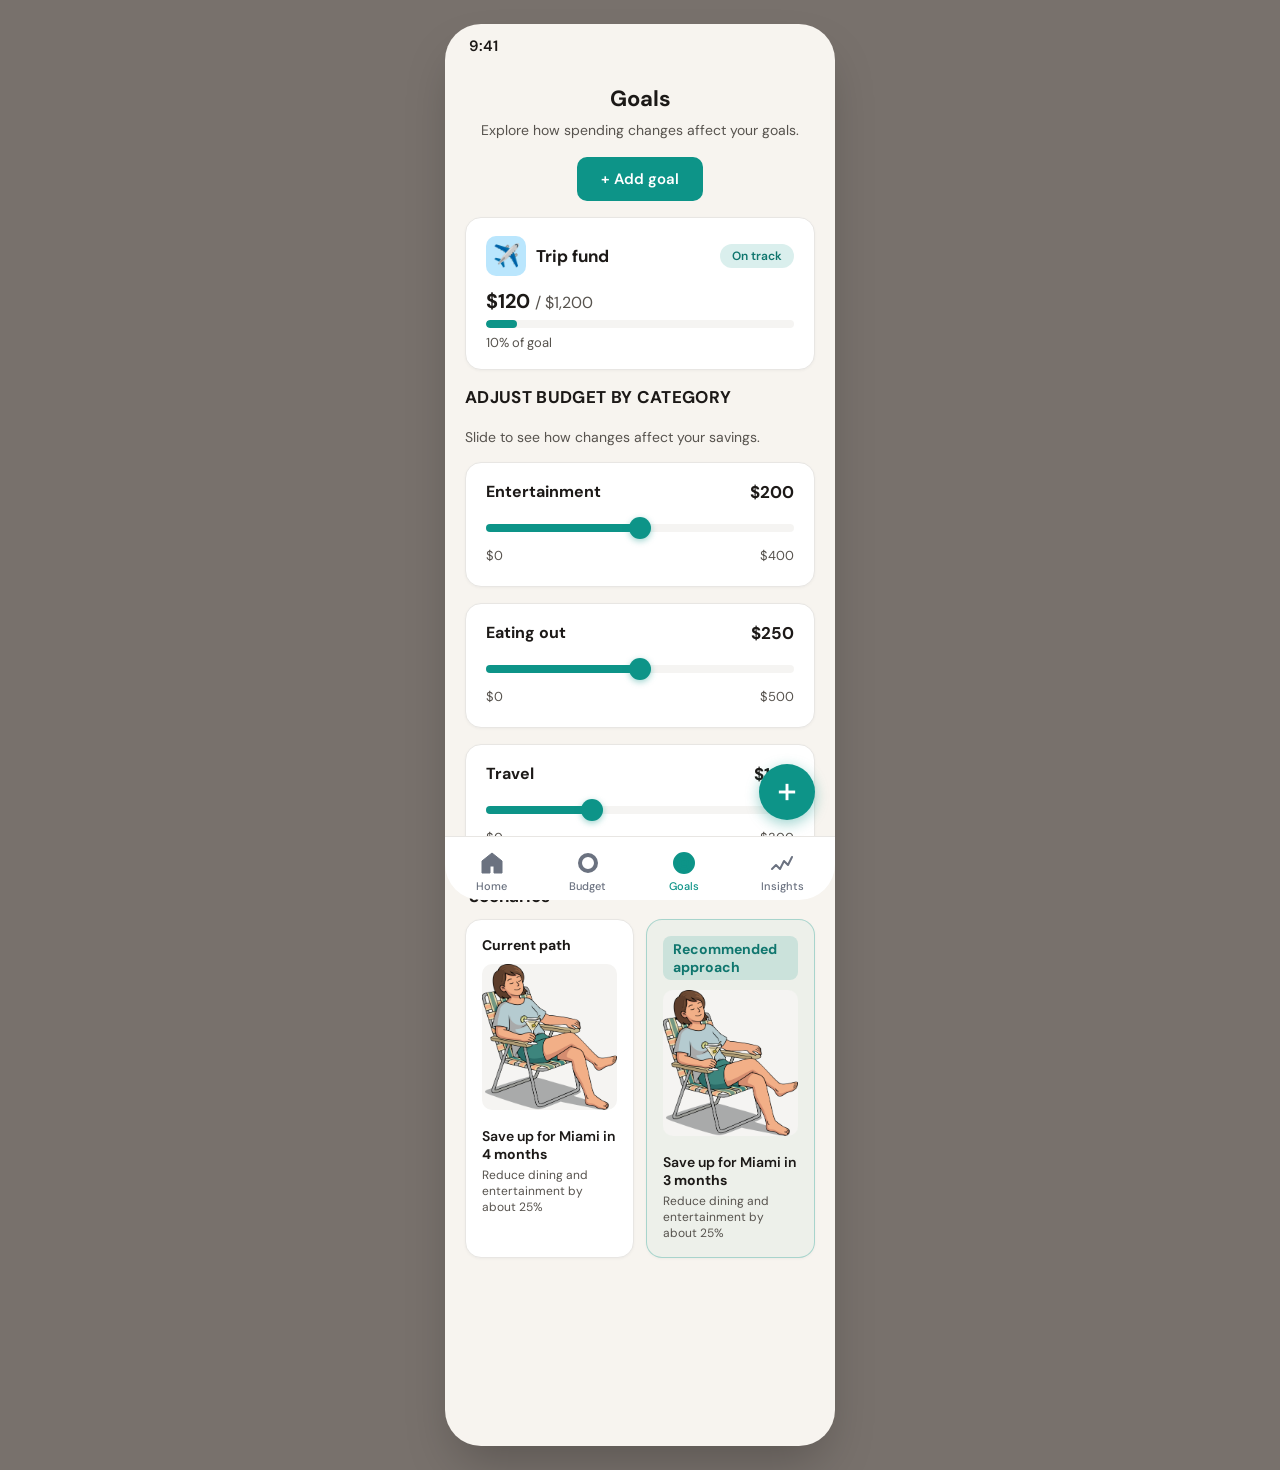
<file: goals.html>
<!DOCTYPE html>
<html lang="en">
<head>
  <meta charset="UTF-8">
  <meta name="viewport" content="width=device-width, initial-scale=1.0, maximum-scale=1.0, user-scalable=no">
  <title>Goals — Budget App</title>
  <link rel="preconnect" href="https://fonts.googleapis.com">
  <link rel="preconnect" href="https://fonts.gstatic.com" crossorigin>
  <link href="https://fonts.googleapis.com/css2?family=DM+Sans:ital,opsz,wght@0,9..40,400;0,9..40,500;0,9..40,600;0,9..40,700&display=swap" rel="stylesheet">
  <style>
    :root {
      --primary: #0d9488;
      --primary-light: #5eead4;
      --primary-dark: #0f766e;
      --neutral-bg: #F7F4EF;
      --neutral-surface: #ffffff;
      --neutral-card: #f5f4f2;
      --neutral-border: #e8e6e3;
      --text: #1c1917;
      --text-muted: #57534e;
      --white: #ffffff;
      --savings-green: #16a34a;
      --nav-height: 64px;
      --safe-bottom: env(safe-area-inset-bottom, 0);
      --phone-max: 390px;
    }
    * { box-sizing: border-box; margin: 0; padding: 0; }
    html { -webkit-tap-highlight-color: transparent; }
    body {
      font-family: 'DM Sans', -apple-system, BlinkMacSystemFont, sans-serif;
      background: #e8e6e3;
      color: var(--text);
      min-height: 100vh;
      -webkit-font-smoothing: antialiased;
      display: flex;
      justify-content: center;
      align-items: stretch;
    }
    .phone-frame {
      width: 100%;
      max-width: var(--phone-max);
      min-height: 100vh;
      min-height: 100dvh;
      background: var(--neutral-bg);
      position: relative;
      margin: 0 auto;
      padding-bottom: calc(var(--nav-height) + var(--safe-bottom) + 24px);
      box-shadow: 0 0 0 1px var(--neutral-border);
    }
    @media (min-width: 391px) {
      body { padding: 24px 0; background: #78716c; }
      .phone-frame { border-radius: 36px; box-shadow: 0 25px 50px -12px rgba(0,0,0,0.25); overflow: hidden; }
    }
    .status-bar {
      height: 44px;
      display: flex;
      align-items: center;
      justify-content: space-between;
      padding: 0 24px;
      font-size: 15px;
      font-weight: 600;
      color: var(--text);
    }
    .goals-header {
      position: relative;
      text-align: center;
      padding: 16px 20px 16px;
    }
    .goals-header h1 {
      font-family: inherit;
      font-size: 22px;
      font-weight: 700;
      color: var(--text);
      margin-bottom: 8px;
    }
    .goals-header .subtitle {
      font-size: 14px;
      color: var(--text-muted);
      margin-bottom: 16px;
      line-height: 1.4;
      text-align: center;
    }
    .btn-add-goal {
      display: inline-flex;
      align-items: center;
      justify-content: center;
      gap: 6px;
      padding: 12px 24px;
      background: var(--primary);
      color: var(--white);
      border: none;
      border-radius: 10px;
      font-family: inherit;
      font-size: 15px;
      font-weight: 600;
      cursor: pointer;
    }
    .btn-add-goal svg { width: 20px; height: 20px; }
    .goals-content { padding: 0 20px 100px; }
    .goal-card {
      background: var(--neutral-surface);
      border-radius: 16px;
      padding: 18px 20px;
      margin-bottom: 16px;
      border: 1px solid var(--neutral-border);
      box-shadow: 0 1px 3px rgba(0,0,0,0.04);
    }
    .goal-card-top {
      display: flex;
      align-items: center;
      justify-content: space-between;
      margin-bottom: 12px;
    }
    .goal-card-title {
      display: flex;
      align-items: center;
      gap: 10px;
    }
    .goal-icon {
      width: 40px;
      height: 40px;
      border-radius: 10px;
      background: #bae6fd;
      display: flex;
      align-items: center;
      justify-content: center;
      flex-shrink: 0;
    }
    .goal-icon .plane-emoji {
      font-size: 22px;
      line-height: 1;
      display: block;
      text-align: center;
    }
    .goal-card h2 { font-size: 17px; font-weight: 700; color: var(--text); }
    .goal-tag {
      padding: 4px 12px;
      background: rgba(13,148,136,0.15);
      color: var(--primary-dark);
      font-size: 12px;
      font-weight: 600;
      border-radius: 999px;
    }
    .goal-amount {
      font-size: 20px;
      font-weight: 700;
      color: var(--text);
      margin-bottom: 6px;
    }
    .goal-amount span { font-weight: 400; color: var(--text-muted); font-size: 16px; }
    .goal-progress-bar {
      height: 8px;
      background: var(--neutral-card);
      border-radius: 4px;
      overflow: hidden;
      margin-bottom: 6px;
    }
    .goal-progress-fill {
      height: 100%;
      width: 10%;
      background: var(--primary);
      border-radius: 4px;
    }
    .goal-pct { font-size: 13px; color: var(--text-muted); }
    .scenarios-heading {
      font-size: 17px;
      font-weight: 700;
      color: var(--text);
      margin-bottom: 12px;
      padding: 0 4px;
    }
    .scenarios-grid {
      display: grid;
      grid-template-columns: 1fr 1fr;
      gap: 12px;
    }
    .scenario-card {
      background: var(--neutral-surface);
      border-radius: 16px;
      padding: 16px;
      border: 1px solid var(--neutral-border);
      box-shadow: 0 1px 3px rgba(0,0,0,0.04);
    }
    .scenario-card.highlighted { border-color: rgba(13,148,136,0.3); background: rgba(13,148,136,0.04); }
    .scenario-card-title {
      font-size: 14px;
      font-weight: 700;
      color: var(--text);
      margin-bottom: 10px;
    }
    .scenario-card.highlighted .scenario-card-title {
      display: inline-block;
      padding: 4px 10px;
      background: rgba(13,148,136,0.15);
      color: var(--primary-dark);
      border-radius: 8px;
    }
    .scenario-illustration {
      width: 100%;
      height: auto;
      border-radius: 10px;
      margin-bottom: 12px;
      object-fit: cover;
      background: var(--neutral-card);
    }
    .scenario-goal {
      font-size: 14px;
      font-weight: 600;
      color: var(--text);
      margin-bottom: 4px;
    }
    .scenario-goal strong { font-weight: 700; }
    .scenario-tip {
      font-size: 12px;
      color: var(--text-muted);
      line-height: 1.35;
    }
    .section-title {
      font-size: 17px;
      font-weight: 700;
      color: var(--text);
      letter-spacing: 0.02em;
      text-transform: uppercase;
      margin-bottom: 8px;
      padding: 0 0 12px;
    }
    .preview-card {
      background: var(--neutral-surface);
      border-radius: 16px;
      padding: 18px 20px;
      margin-bottom: 24px;
      border: 1px solid var(--neutral-border);
      box-shadow: 0 1px 3px rgba(0,0,0,0.04);
    }
    .preview-row {
      display: flex;
      justify-content: space-between;
      align-items: center;
      padding: 8px 0;
      font-size: 15px;
      color: var(--text);
    }
    .preview-row:not(:last-child) { border-bottom: 1px solid var(--neutral-border); }
    .preview-row .value { font-weight: 600; }
    .preview-row .value.savings { color: var(--savings-green); }
    .slide-instruction {
      font-size: 14px;
      font-weight: 400;
      color: var(--text-muted);
      margin-bottom: 16px;
      padding: 0;
    }
    .slider-card {
      background: var(--neutral-surface);
      border-radius: 16px;
      padding: 18px 20px;
      margin-bottom: 16px;
      border: 1px solid var(--neutral-border);
      box-shadow: 0 1px 3px rgba(0,0,0,0.04);
    }
    .slider-card-header {
      display: flex;
      justify-content: space-between;
      align-items: center;
      margin-bottom: 14px;
    }
    .slider-card-header h3 {
      font-size: 16px;
      font-weight: 700;
      color: var(--text);
      margin: 0;
    }
    .slider-card-header .current-value {
      font-size: 17px;
      font-weight: 700;
      color: var(--text);
    }
    .slider-wrap {
      position: relative;
      padding: 0 0 4px;
    }
    .slider-labels {
      display: flex;
      justify-content: space-between;
      font-size: 13px;
      font-weight: 400;
      color: var(--text-muted);
      margin-top: 8px;
    }
    input[type="range"] {
      width: 100%;
      height: 22px;
      margin: 0;
      padding: 7px 0;
      -webkit-appearance: none;
      appearance: none;
      background: transparent;
      border-radius: 4px;
      outline: none;
      box-sizing: border-box;
      display: block;
    }
    input[type="range"]::-webkit-slider-runnable-track {
      height: 8px;
      border-radius: 4px;
      background: linear-gradient(to right, var(--primary) 0%, var(--primary) var(--slider-pct), var(--neutral-card) var(--slider-pct));
    }
    input[type="range"]::-webkit-slider-thumb {
      -webkit-appearance: none;
      width: 22px;
      height: 22px;
      margin-top: -7px;
      border-radius: 50%;
      background: var(--primary);
      cursor: pointer;
      box-shadow: 0 2px 6px rgba(13,148,136,0.4);
    }
    input[type="range"]::-moz-range-track {
      height: 8px;
      border-radius: 4px;
      background: linear-gradient(to right, var(--primary) 0%, var(--primary) var(--slider-pct), var(--neutral-card) var(--slider-pct));
    }
    input[type="range"]::-moz-range-thumb {
      width: 22px;
      height: 22px;
      border-radius: 50%;
      background: var(--primary);
      cursor: pointer;
      border: none;
      box-shadow: 0 2px 6px rgba(13,148,136,0.4);
    }
    .fab {
      position: fixed;
      bottom: calc(var(--nav-height) + var(--safe-bottom) + 16px);
      right: 20px;
      width: 56px;
      height: 56px;
      border-radius: 50%;
      background: var(--primary);
      color: var(--white);
      border: none;
      box-shadow: 0 4px 14px rgba(13,148,136,0.4);
      cursor: pointer;
      display: flex;
      align-items: center;
      justify-content: center;
      z-index: 10;
    }
    .fab svg { width: 28px; height: 28px; }
    @media (min-width: 391px) {
      .fab { right: calc(50% - var(--phone-max) / 2 + 20px); }
    }
    .bottom-nav {
      position: fixed;
      bottom: 0;
      left: 50%;
      transform: translateX(-50%);
      width: 100%;
      max-width: var(--phone-max);
      height: calc(var(--nav-height) + var(--safe-bottom));
      padding-bottom: var(--safe-bottom);
      background: var(--white);
      border-top: 1px solid var(--neutral-border);
      display: flex;
      justify-content: space-around;
      align-items: flex-start;
      padding-top: 10px;
    }
    @media (min-width: 391px) { .bottom-nav { border-radius: 0 0 36px 36px; } }
    .nav-item {
      display: flex;
      flex-direction: column;
      align-items: center;
      gap: 4px;
      background: none;
      border: none;
      font-family: inherit;
      font-size: 11px;
      font-weight: 500;
      color: #6b7280;
      cursor: pointer;
      padding: 4px 12px;
      text-decoration: none;
    }
    .nav-item.active { color: var(--primary); }
    .nav-item svg { width: 24px; height: 24px; }
    .nav-item.active svg { stroke: var(--primary); fill: var(--primary); }
    .nav-item:not(.active) svg { stroke: #6b7280; fill: none; }
    .nav-item.active .nav-icon-home { fill: var(--primary); }
    .nav-item:not(.active) .nav-icon-home { fill: #6b7280; }
    .nav-item.active .nav-icon-goals { stroke: var(--primary); fill: var(--primary); }
    .nav-item:not(.active) .nav-icon-goals { stroke: #6b7280; fill: none; }
  </style>
</head>
<body>
  <div class="phone-frame">
    <div class="status-bar">9:41</div>

    <header class="goals-header">
      <h1>Goals</h1>
      <p class="subtitle">Explore how spending changes affect your goals.</p>
      <button type="button" class="btn-add-goal">+ Add goal</button>
    </header>

    <main class="goals-content">
      <article class="goal-card">
        <div class="goal-card-top">
          <div class="goal-card-title">
            <div class="goal-icon"><span class="plane-emoji" aria-hidden="true">✈️</span></div>
            <h2>Trip fund</h2>
          </div>
          <span class="goal-tag">On track</span>
        </div>
        <p class="goal-amount">$120 <span>/ $1,200</span></p>
        <div class="goal-progress-bar">
          <div class="goal-progress-fill" style="width: 10%;"></div>
        </div>
        <p class="goal-pct">10% of goal</p>
      </article>

      <h2 class="section-title">ADJUST BUDGET BY CATEGORY</h2>
      <p class="slide-instruction">Slide to see how changes affect your savings.</p>
      <section class="slider-card slider-entertainment">
        <div class="slider-card-header">
          <h3>Entertainment</h3>
          <span class="current-value">$200</span>
        </div>
        <div class="slider-wrap">
          <input type="range" min="0" max="400" value="200" style="--slider-pct: 50%" aria-label="Entertainment budget $200">
          <div class="slider-labels">
            <span>$0</span>
            <span>$400</span>
          </div>
        </div>
      </section>
      <section class="slider-card slider-eating">
        <div class="slider-card-header">
          <h3>Eating out</h3>
          <span class="current-value">$250</span>
        </div>
        <div class="slider-wrap">
          <input type="range" min="0" max="500" value="250" style="--slider-pct: 50%" aria-label="Eating out budget $250">
          <div class="slider-labels">
            <span>$0</span>
            <span>$500</span>
          </div>
        </div>
      </section>
      <section class="slider-card slider-travel">
        <div class="slider-card-header">
          <h3>Travel</h3>
          <span class="current-value">$100</span>
        </div>
        <div class="slider-wrap">
          <input type="range" min="0" max="300" value="100" style="--slider-pct: 33.33%" aria-label="Travel budget $100">
          <div class="slider-labels">
            <span>$0</span>
            <span>$300</span>
          </div>
        </div>
      </section>

      <h2 class="scenarios-heading">Scenarios</h2>
      <div class="scenarios-grid">
        <article class="scenario-card">
          <h3 class="scenario-card-title">Current path</h3>
          <img src="assets/scenarios-illustration.png" alt="" class="scenario-illustration">
          <p class="scenario-goal">Save up for Miami in <strong>4 months</strong></p>
          <p class="scenario-tip">Reduce dining and entertainment by about 25%</p>
        </article>
        <article class="scenario-card highlighted">
          <h3 class="scenario-card-title">Recommended approach</h3>
          <img src="assets/scenarios-illustration.png" alt="" class="scenario-illustration">
          <p class="scenario-goal">Save up for Miami in <strong>3 months</strong></p>
          <p class="scenario-tip">Reduce dining and entertainment by about 25%</p>
        </article>
      </div>
    </main>

    <a href="budget.html?add=1" class="fab" aria-label="Add">
      <svg viewBox="0 0 24 24" fill="none" stroke="currentColor" stroke-width="2.5">
        <line x1="12" y1="5" x2="12" y2="19"/><line x1="5" y1="12" x2="19" y2="12"/>
      </svg>
    </a>

    <nav class="bottom-nav" aria-label="Main">
      <a href="index.html" class="nav-item">
        <svg class="nav-icon-home" viewBox="0 0 24 24" fill="currentColor" stroke="none">
          <path d="M12 2L2 10v12h8v-7h4v7h8V10L12 2z"/>
        </svg>
        Home
      </a>
      <a href="budget.html" class="nav-item">
        <svg viewBox="0 0 24 24" fill="none" stroke="currentColor" stroke-width="2">
          <circle cx="12" cy="12" r="8" stroke-width="4"/>
        </svg>
        Budget
      </a>
      <a href="goals.html" class="nav-item active" aria-current="page">
        <svg class="nav-icon-goals" viewBox="0 0 24 24" fill="none" stroke="currentColor" stroke-width="2">
          <circle cx="12" cy="12" r="10"/>
          <circle cx="12" cy="12" r="6"/>
          <circle cx="12" cy="12" r="2" fill="currentColor"/>
        </svg>
        Goals
      </a>
      <a href="insights.html" class="nav-item">
        <svg viewBox="0 0 24 24" fill="none" stroke="currentColor" stroke-width="2" stroke-linecap="round" stroke-linejoin="round">
          <polyline points="2 18 6 14 10 18 14 10 18 14 22 6"/>
        </svg>
        Insights
      </a>
    </nav>
  </div>
  <script>
    function updateSliderCard(card) {
      var input = card.querySelector('input[type="range"]');
      var valueSpan = card.querySelector('.current-value');
      if (!input || !valueSpan) return;
      var val = Number(input.value);
      var min = Number(input.min);
      var max = Number(input.max);
      var pct = max > min ? ((val - min) / (max - min)) * 100 : 0;
      valueSpan.textContent = '$' + val;
      input.style.setProperty('--slider-pct', pct + '%');
      input.setAttribute('aria-label', input.closest('.slider-card').querySelector('h3').textContent + ' budget $' + val);
    }
    document.querySelectorAll('.slider-card').forEach(function(card) {
      var input = card.querySelector('input[type="range"]');
      if (!input) return;
      updateSliderCard(card);
      input.addEventListener('input', function() { updateSliderCard(card); });
      input.addEventListener('change', function() { updateSliderCard(card); });
    });
  </script>
</body>
</html>
</file>
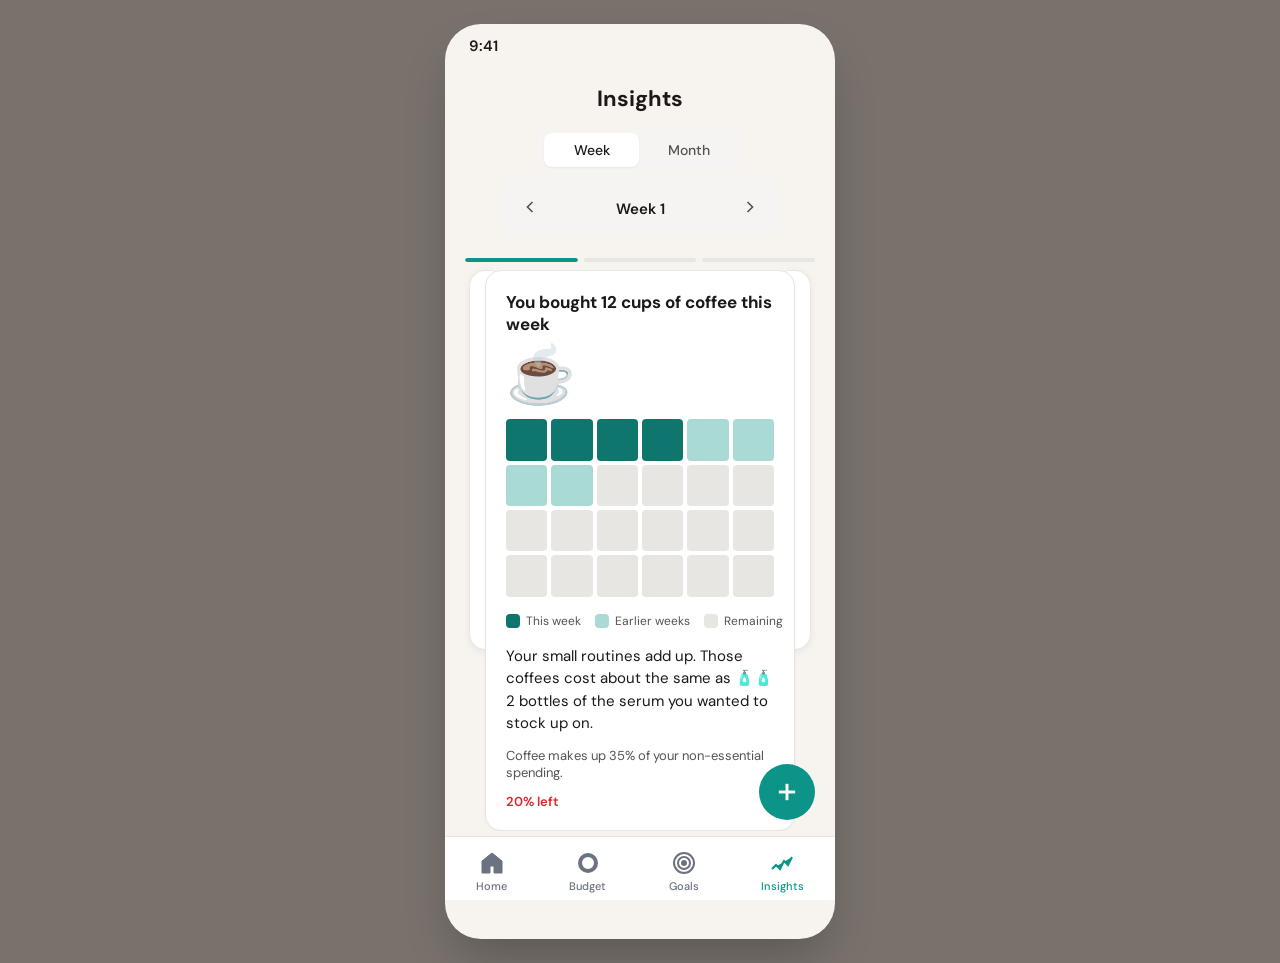
<file: insights.html>
<!DOCTYPE html>
<html lang="en">
<head>
  <meta charset="UTF-8">
  <meta name="viewport" content="width=device-width, initial-scale=1.0, maximum-scale=1.0, user-scalable=no">
  <title>Insights — Budget App</title>
  <link rel="preconnect" href="https://fonts.googleapis.com">
  <link rel="preconnect" href="https://fonts.gstatic.com" crossorigin>
  <link href="https://fonts.googleapis.com/css2?family=DM+Sans:ital,opsz,wght@0,9..40,400;0,9..40,500;0,9..40,600;0,9..40,700&display=swap" rel="stylesheet">
  <style>
    :root {
      --primary: #0d9488;
      --primary-light: #5eead4;
      --primary-dark: #0f766e;
      --neutral-bg: #F7F4EF;
      --neutral-surface: #ffffff;
      --neutral-card: #f5f4f2;
      --neutral-border: #e8e6e3;
      --text: #1c1917;
      --text-muted: #57534e;
      --white: #ffffff;
      --nav-height: 64px;
      --safe-bottom: env(safe-area-inset-bottom, 0);
      --phone-max: 390px;
      --insight-accent: #0d9488;
      --insight-accent-light: rgba(13,148,136,0.35);
    }
    * { box-sizing: border-box; margin: 0; padding: 0; }
    html { -webkit-tap-highlight-color: transparent; }
    body {
      font-family: 'DM Sans', -apple-system, BlinkMacSystemFont, sans-serif;
      background: #e8e6e3;
      color: var(--text);
      min-height: 100vh;
      -webkit-font-smoothing: antialiased;
      display: flex;
      justify-content: center;
    }
    .phone-frame {
      width: 100%;
      max-width: var(--phone-max);
      min-height: 100vh;
      min-height: 100dvh;
      background: var(--neutral-bg);
      position: relative;
      padding-bottom: calc(var(--nav-height) + var(--safe-bottom) + 24px);
      box-shadow: 0 0 0 1px var(--neutral-border);
    }
    @media (min-width: 391px) {
      body { padding: 24px 0; background: #78716c; }
      .phone-frame { border-radius: 36px; box-shadow: 0 25px 50px -12px rgba(0,0,0,0.25); overflow: hidden; }
    }
    .status-bar {
      height: 44px;
      display: flex;
      align-items: center;
      justify-content: space-between;
      padding: 0 24px;
      font-size: 15px;
      font-weight: 600;
      color: var(--text);
    }
    .insights-header {
      padding: 16px 20px 12px;
      text-align: center;
    }
    .insights-header h1 {
      font-family: inherit;
      font-size: 22px;
      font-weight: 700;
      color: var(--text);
      margin-bottom: 16px;
    }
    .insights-toggle {
      display: flex;
      background: var(--neutral-card);
      border-radius: 10px;
      padding: 4px;
      gap: 2px;
      width: 200px;
      margin-bottom: 12px;
      margin-left: auto;
      margin-right: auto;
    }
    .insights-toggle button {
      flex: 1;
      border: none;
      background: transparent;
      font-family: inherit;
      font-size: 14px;
      font-weight: 500;
      color: var(--text-muted);
      padding: 8px 12px;
      border-radius: 8px;
      cursor: pointer;
    }
    .insights-toggle button.active {
      background: var(--white);
      color: var(--text);
      box-shadow: 0 1px 2px rgba(0,0,0,0.06);
    }
    .week-nav {
      display: flex;
      align-items: center;
      justify-content: space-between;
      padding: 10px 16px;
      background: var(--neutral-card);
      border-radius: 10px;
      margin-left: auto;
      margin-right: auto;
      max-width: 280px;
    }
    .week-nav button {
      background: none;
      border: none;
      padding: 4px;
      cursor: pointer;
      color: var(--text-muted);
    }
    .week-nav button svg { width: 20px; height: 20px; }
    .week-nav span { font-size: 15px; font-weight: 600; color: var(--text); }
    .story-progress {
      display: flex;
      gap: 6px;
      padding: 12px 20px 8px;
    }
    .story-progress-bar {
      flex: 1;
      height: 4px;
      background: var(--neutral-border);
      border-radius: 2px;
      overflow: hidden;
    }
    .story-progress-bar-fill {
      height: 100%;
      background: var(--primary);
      border-radius: 2px;
      width: 0%;
      transition: width 0.25s ease;
    }
    .story-progress-bar.visited .story-progress-bar-fill { width: 100%; }
    .story-progress-bar.current .story-progress-bar-fill { width: 100%; }
    .insights-cards-wrap {
      position: relative;
      padding: 0 20px 20px;
    }
    .insight-peek {
      position: absolute;
      top: 0;
      width: 24px;
      height: 380px;
      background: var(--neutral-surface);
      border: 1px solid var(--neutral-border);
      box-shadow: 0 2px 8px rgba(0,0,0,0.06);
      z-index: 0;
      pointer-events: none;
    }
    .insight-peek-left {
      left: 24px;
      border-radius: 16px 0 0 16px;
      border-right: none;
    }
    .insight-peek-right {
      right: 24px;
      border-radius: 0 16px 16px 0;
      border-left: none;
    }
    .insights-strip {
      display: flex;
      overflow-x: auto;
      scroll-snap-type: x mandatory;
      -webkit-overflow-scrolling: touch;
      gap: 0;
      padding: 0 8px;
      position: relative;
      z-index: 1;
    }
    .insights-strip::-webkit-scrollbar { display: none; }
    .insight-card {
      flex: 0 0 100%;
      width: 100%;
      scroll-snap-align: center;
      scroll-snap-stop: always;
      padding: 0 12px;
      min-height: 50vh;
      box-sizing: border-box;
    }
    .insight-card-inner {
      background: var(--neutral-surface);
      border-radius: 16px;
      padding: 20px;
      border: 1px solid var(--neutral-border);
      box-shadow: 0 1px 3px rgba(0,0,0,0.04);
      min-height: 420px;
      margin: 0 auto;
      max-width: 100%;
    }
    .insight-card h2 {
      font-size: 17px;
      font-weight: 700;
      color: var(--text);
      margin-bottom: 12px;
      line-height: 1.3;
    }
    .insight-emoji {
      font-size: 56px;
      margin-bottom: 16px;
      line-height: 1;
    }
    .habit-grid {
      display: grid;
      grid-template-columns: repeat(6, 1fr);
      gap: 4px;
      margin-bottom: 16px;
      max-width: 100%;
    }
    .habit-grid-cell {
      aspect-ratio: 1;
      border-radius: 4px;
      min-height: 0;
      background: var(--neutral-border);
    }
    .habit-grid-cell.this-week { background: var(--primary-dark); }
    .habit-grid-cell.earlier { background: var(--insight-accent-light); }
    .habit-grid-cell.remaining { background: var(--neutral-border); }
    .habit-legend {
      display: flex;
      flex-wrap: nowrap;
      gap: 10px 14px;
      margin-bottom: 16px;
      font-size: 12px;
      color: var(--text-muted);
      justify-content: flex-start;
    }
    .habit-legend span {
      display: inline-flex;
      align-items: center;
      gap: 6px;
      white-space: nowrap;
    }
    .habit-legend .swatch {
      width: 14px;
      height: 14px;
      border-radius: 4px;
    }
    .habit-legend .swatch.this-week { background: var(--primary-dark); }
    .habit-legend .swatch.earlier { background: var(--insight-accent-light); }
    .habit-legend .swatch.remaining { background: var(--neutral-border); }
    .insight-text {
      font-size: 15px;
      color: var(--text);
      line-height: 1.5;
      margin-bottom: 8px;
    }
    .insight-line {
      font-size: 13px;
      color: var(--text-muted);
      margin-top: 12px;
    }
    .insight-line.alert { color: #dc2626; font-weight: 600; }
    .week-timeline {
      display: flex;
      justify-content: space-between;
      margin-bottom: 20px;
      gap: 4px;
    }
    .week-timeline-day {
      flex: 1;
      text-align: center;
    }
    .week-timeline-day .day-label {
      font-size: 11px;
      color: var(--text-muted);
      margin-bottom: 8px;
    }
    .week-timeline-day .day-emoji {
      font-size: 22px;
      line-height: 1;
    }
    .week-timeline-day .day-emoji-empty {
      font-size: 16px;
      color: var(--text-muted);
    }
    .pattern-grid {
      display: grid;
      grid-template-columns: repeat(7, 1fr);
      gap: 6px;
      margin-bottom: 10px;
    }
    .pattern-grid-cell {
      aspect-ratio: 1;
      border-radius: 6px;
      min-height: 0;
      background: var(--neutral-border);
    }
    .pattern-grid-cell.spent { background: var(--primary-dark); }
    .pattern-grid-labels {
      display: grid;
      grid-template-columns: repeat(7, 1fr);
      gap: 6px;
      font-size: 10px;
      color: var(--text-muted);
      text-align: center;
      margin-bottom: 16px;
    }
    .pattern-legend {
      display: flex;
      flex-wrap: nowrap;
      gap: 12px 16px;
      margin-bottom: 16px;
      font-size: 12px;
      color: var(--text-muted);
    }
    .pattern-legend span { display: inline-flex; align-items: center; gap: 6px; white-space: nowrap; }
    .pattern-legend .swatch {
      width: 12px;
      height: 12px;
      border-radius: 4px;
    }
    .pattern-legend .swatch.spent { background: var(--primary-dark); }
    .pattern-legend .swatch.no-spend { background: var(--neutral-border); }
    .day-bars {
      display: flex;
      flex-direction: column;
      gap: 10px;
      margin-bottom: 20px;
    }
    .day-bar-row {
      display: flex;
      align-items: center;
      gap: 10px;
    }
    .day-bar-row .day-name {
      width: 28px;
      font-size: 12px;
      font-weight: 600;
      color: var(--text);
    }
    .day-bar-row .day-emos {
      margin-left: auto;
      font-size: 14px;
    }
    .day-bar-row .day-emos-empty {
      color: var(--text-muted);
      font-size: 13px;
    }
    .micro-reflection {
      font-size: 13px;
      color: var(--text-muted);
      font-style: italic;
      margin-top: 12px;
    }
    .bottom-nav {
      position: fixed;
      bottom: 0;
      left: 50%;
      transform: translateX(-50%);
      width: 100%;
      max-width: var(--phone-max);
      height: calc(var(--nav-height) + var(--safe-bottom));
      padding-bottom: var(--safe-bottom);
      background: var(--white);
      border-top: 1px solid var(--neutral-border);
      display: flex;
      justify-content: space-around;
      align-items: flex-start;
      padding-top: 10px;
    }
    .nav-item {
      display: flex;
      flex-direction: column;
      align-items: center;
      gap: 4px;
      font-size: 11px;
      font-weight: 500;
      color: #6b7280;
      padding: 4px 12px;
      text-decoration: none;
    }
    .nav-item.active { color: var(--primary); }
    .nav-item svg { width: 24px; height: 24px; }
    .nav-item.active svg { stroke: var(--primary); fill: var(--primary); }
    .nav-item:not(.active) svg { stroke: #6b7280; fill: none; }
    .nav-item.active .nav-icon-home { fill: var(--primary); }
    .nav-item:not(.active) .nav-icon-home { fill: #6b7280; }
    .nav-item.active .nav-icon-goals { stroke: var(--primary); fill: var(--primary); }
    .nav-item:not(.active) .nav-icon-goals { stroke: #6b7280; fill: none; }
    .btn-icon {
      width: 44px;
      height: 44px;
      border-radius: 12px;
      background: var(--neutral-card);
      color: var(--text);
      display: inline-flex;
      align-items: center;
      justify-content: center;
      text-decoration: none;
    }
    .btn-icon svg { width: 24px; height: 24px; }
    .fab {
      position: fixed;
      bottom: calc(var(--nav-height) + var(--safe-bottom) + 16px);
      right: 20px;
      width: 56px;
      height: 56px;
      border-radius: 50%;
      background: var(--primary);
      color: var(--white);
      display: flex;
      align-items: center;
      justify-content: center;
      z-index: 10;
      text-decoration: none;
    }
    .fab svg { width: 28px; height: 28px; }
    @media (min-width: 391px) { .fab { right: calc(50% - var(--phone-max) / 2 + 20px); } }
  </style>
</head>
<body>
  <div class="phone-frame">
    <div class="status-bar">9:41</div>

    <header class="insights-header">
      <h1>Insights</h1>
      <div class="insights-toggle">
        <button type="button" class="active">Week</button>
        <button type="button">Month</button>
      </div>
      <div class="week-nav">
        <button type="button" id="weekPrev" aria-label="Previous week"><svg viewBox="0 0 24 24" fill="none" stroke="currentColor" stroke-width="2"><path d="M15 18l-6-6 6-6"/></svg></button>
        <span>Week 1</span>
        <button type="button" id="weekNext" aria-label="Next week"><svg viewBox="0 0 24 24" fill="none" stroke="currentColor" stroke-width="2"><path d="M9 18l6-6-6-6"/></svg></button>
      </div>
    </header>

    <div class="story-progress" id="storyProgress">
      <div class="story-progress-bar current" data-index="0"><div class="story-progress-bar-fill"></div></div>
      <div class="story-progress-bar" data-index="1"><div class="story-progress-bar-fill"></div></div>
      <div class="story-progress-bar" data-index="2"><div class="story-progress-bar-fill"></div></div>
    </div>

    <div class="insights-cards-wrap">
      <div class="insight-peek insight-peek-left" aria-hidden="true"></div>
      <div class="insight-peek insight-peek-right" aria-hidden="true"></div>
    <div class="insights-strip" id="insightsStrip">
      <!-- Card 1 — Habit Scale -->
      <article class="insight-card">
        <div class="insight-card-inner">
          <h2>You bought 12 cups of coffee this week</h2>
          <div class="insight-emoji">☕</div>
          <div class="habit-grid" aria-hidden="true">
            <div class="habit-grid-cell this-week"></div>
            <div class="habit-grid-cell this-week"></div>
            <div class="habit-grid-cell this-week"></div>
            <div class="habit-grid-cell this-week"></div>
            <div class="habit-grid-cell earlier"></div>
            <div class="habit-grid-cell earlier"></div>
            <div class="habit-grid-cell earlier"></div>
            <div class="habit-grid-cell earlier"></div>
            <div class="habit-grid-cell remaining"></div>
            <div class="habit-grid-cell remaining"></div>
            <div class="habit-grid-cell remaining"></div>
            <div class="habit-grid-cell remaining"></div>
            <div class="habit-grid-cell remaining"></div>
            <div class="habit-grid-cell remaining"></div>
            <div class="habit-grid-cell remaining"></div>
            <div class="habit-grid-cell remaining"></div>
            <div class="habit-grid-cell remaining"></div>
            <div class="habit-grid-cell remaining"></div>
            <div class="habit-grid-cell remaining"></div>
            <div class="habit-grid-cell remaining"></div>
            <div class="habit-grid-cell remaining"></div>
            <div class="habit-grid-cell remaining"></div>
            <div class="habit-grid-cell remaining"></div>
            <div class="habit-grid-cell remaining"></div>
          </div>
          <div class="habit-legend">
            <span><span class="swatch this-week"></span> This week</span>
            <span><span class="swatch earlier"></span> Earlier weeks</span>
            <span><span class="swatch remaining"></span> Remaining</span>
          </div>
          <p class="insight-text">Your small routines add up. Those coffees cost about the same as 🧴🧴 2 bottles of the serum you wanted to stock up on.</p>
          <p class="insight-line">Coffee makes up 35% of your non-essential spending.</p>
          <p class="insight-line alert">20% left</p>
        </div>
      </article>

      <!-- Card 2 — Habit Pattern -->
      <article class="insight-card">
        <div class="insight-card-inner">
          <h2>Your coffee runs follow a routine</h2>
          <div class="pattern-grid" aria-hidden="true">
            <div class="pattern-grid-cell spent" title="Mon"></div>
            <div class="pattern-grid-cell no-spend" title="Tue"></div>
            <div class="pattern-grid-cell spent" title="Wed"></div>
            <div class="pattern-grid-cell spent" title="Thu"></div>
            <div class="pattern-grid-cell no-spend" title="Fri"></div>
            <div class="pattern-grid-cell spent" title="Sat"></div>
            <div class="pattern-grid-cell spent" title="Sun"></div>
          </div>
          <div class="pattern-grid-labels">
            <span>Mon</span><span>Tue</span><span>Wed</span><span>Thu</span><span>Fri</span><span>Sat</span><span>Sun</span>
          </div>
          <div class="pattern-legend">
            <span><span class="swatch spent"></span> Spent</span>
            <span><span class="swatch no-spend"></span> Didn't spend</span>
          </div>
          <p class="insight-text">You usually grab coffee 🚶 during evening walks 📚 before class. Small rituals like these quietly shape your weekly spending.</p>
          <p class="micro-reflection">You should keep an eye on this as it adds up quick.</p>
        </div>
      </article>

      <!-- Card 3 — Reflection -->
      <article class="insight-card">
        <div class="insight-card-inner">
          <h2>Monday was your biggest spending day</h2>
          <div class="day-bars">
            <div class="day-bar-row">
              <span class="day-name">Mon</span>
              <span class="day-emos">💸💸💸💸</span>
            </div>
            <div class="day-bar-row">
              <span class="day-name">Tue</span>
              <span class="day-emos">💸</span>
            </div>
            <div class="day-bar-row">
              <span class="day-name">Wed</span>
              <span class="day-emos">💸</span>
            </div>
            <div class="day-bar-row">
              <span class="day-name">Thu</span>
              <span class="day-emos day-emos-empty">—</span>
            </div>
            <div class="day-bar-row">
              <span class="day-name">Fri</span>
              <span class="day-emos day-emos-empty">—</span>
            </div>
            <div class="day-bar-row">
              <span class="day-name">Sat</span>
              <span class="day-emos day-emos-empty">—</span>
            </div>
            <div class="day-bar-row">
              <span class="day-name">Sun</span>
              <span class="day-emos day-emos-empty">—</span>
            </div>
          </div>
          <p class="insight-text">Most of Monday's spending came from retail purchases. This tends to happen on days when you don't have classes scheduled.</p>
          <p class="micro-reflection">Try using your time productively so you don't end up scrolling on Amazon!</p>
        </div>
      </article>
    </div>
    </div>

    <a href="budget.html?add=1" class="fab" aria-label="Add"><svg viewBox="0 0 24 24" fill="none" stroke="currentColor" stroke-width="2.5"><line x1="12" y1="5" x2="12" y2="19"/><line x1="5" y1="12" x2="19" y2="12"/></svg></a>

    <nav class="bottom-nav" aria-label="Main">
      <a href="index.html" class="nav-item"><svg class="nav-icon-home" viewBox="0 0 24 24" fill="currentColor" stroke="none"><path d="M12 2L2 10v12h8v-7h4v7h8V10L12 2z"/></svg>Home</a>
      <a href="budget.html" class="nav-item"><svg viewBox="0 0 24 24" fill="none" stroke="currentColor" stroke-width="2"><circle cx="12" cy="12" r="8" stroke-width="4"/></svg>Budget</a>
      <a href="goals.html" class="nav-item"><svg class="nav-icon-goals" viewBox="0 0 24 24" fill="none" stroke="currentColor" stroke-width="2"><circle cx="12" cy="12" r="10"/><circle cx="12" cy="12" r="6"/><circle cx="12" cy="12" r="2" fill="currentColor"/></svg>Goals</a>
      <a href="insights.html" class="nav-item active" aria-current="page"><svg viewBox="0 0 24 24" fill="none" stroke="currentColor" stroke-width="2"><polyline points="2 18 6 14 10 18 14 10 18 14 22 6"/></svg>Insights</a>
    </nav>
  </div>

  <script>
    (function() {
      var strip = document.getElementById('insightsStrip');
      var progress = document.getElementById('storyProgress');
      var bars = progress && progress.querySelectorAll('.story-progress-bar');

      function updateProgress(index) {
        if (!bars) return;
        bars.forEach(function(bar, i) {
          bar.classList.remove('current', 'visited');
          if (i < index) bar.classList.add('visited');
          if (i === index) bar.classList.add('current');
        });
      }

      function getCurrentIndex() {
        if (!strip) return 0;
        var cardWidth = strip.offsetWidth;
        var scroll = strip.scrollLeft;
        return Math.round(scroll / cardWidth);
      }

      if (strip) {
        strip.addEventListener('scroll', function() {
          updateProgress(getCurrentIndex());
        });
      }

      if (document.getElementById('weekPrev')) document.getElementById('weekPrev').addEventListener('click', function() {});
      if (document.getElementById('weekNext')) document.getElementById('weekNext').addEventListener('click', function() {});
    })();
  </script>
</body>
</html>
</file>
<file: budget.css>
:root {
  --primary: #0d9488;
  --primary-light: #5eead4;
  --primary-dark: #0f766e;
  --neutral-bg: #F7F4EF;
  --neutral-surface: #ffffff;
  --neutral-card: #f5f4f2;
  --neutral-border: #e8e6e3;
  --text: #1c1917;
  --text-muted: #57534e;
  --white: #ffffff;
  --nav-height: 64px;
  --safe-bottom: env(safe-area-inset-bottom, 0);
  --phone-max: 390px;
  --chart-orange: #FCA870;
  --chart-yellow: #eab308;
  --chart-blue: #483d8b;
  --chart-maroon: #b91c1c;
  --chart-teal: #0d9488;
}
* { box-sizing: border-box; margin: 0; padding: 0; }
html { -webkit-tap-highlight-color: transparent; }
body {
  font-family: 'DM Sans', -apple-system, BlinkMacSystemFont, sans-serif;
  background: #e8e6e3;
  color: var(--text);
  min-height: 100vh;
  -webkit-font-smoothing: antialiased;
  display: flex;
  justify-content: center;
  align-items: stretch;
}
.phone-frame {
  width: 100%;
  max-width: var(--phone-max);
  min-height: 100vh;
  min-height: 100dvh;
  background: var(--neutral-bg);
  position: relative;
  margin: 0 auto;
  padding-bottom: calc(var(--nav-height) + var(--safe-bottom) + 24px);
  box-shadow: 0 0 0 1px var(--neutral-border);
}
@media (min-width: 391px) {
  body { padding: 24px 0; background: #78716c; }
  .phone-frame { border-radius: 36px; box-shadow: 0 25px 50px -12px rgba(0,0,0,0.25); overflow: hidden; }
}
.status-bar {
  height: 44px;
  display: flex;
  align-items: center;
  justify-content: space-between;
  padding: 0 24px;
  font-size: 15px;
  font-weight: 600;
  color: var(--text);
}
.budget-header {
  position: relative;
  text-align: center;
  padding: 16px 20px 16px;
}
.budget-header h1 {
  font-family: inherit;
  font-size: 22px;
  font-weight: 700;
  color: var(--text);
}
.btn-icon {
  width: 44px;
  height: 44px;
  border: none;
  background: var(--neutral-card);
  border-radius: 12px;
  color: var(--text);
  cursor: pointer;
  display: flex;
  align-items: center;
  justify-content: center;
}
.btn-icon:hover { background: var(--neutral-border); }
.btn-icon svg { width: 24px; height: 24px; }
.budget-card {
  background: var(--neutral-surface);
  border-radius: 16px;
  padding: 20px;
  margin: 0 20px 20px;
  border: 1px solid var(--neutral-border);
  box-shadow: 0 1px 3px rgba(0,0,0,0.04);
}
.toggle-row {
  display: flex;
  justify-content: center;
  margin-bottom: 16px;
}
.toggle-wrap {
  display: flex;
  width: 200px;
  background: var(--neutral-card);
  border-radius: 10px;
  padding: 4px;
  gap: 2px;
}
.toggle-wrap button {
  flex: 1 1 0;
  min-width: 0;
  border: none;
  background: transparent;
  font-family: inherit;
  font-size: 14px;
  font-weight: 500;
  color: var(--text-muted);
  padding: 8px 16px;
  border-radius: 8px;
  cursor: pointer;
  transition: all 0.2s;
}
.toggle-wrap button.active {
  background: var(--white);
  color: var(--text);
  box-shadow: 0 1px 2px rgba(0,0,0,0.06);
}
.month-nav {
  display: flex;
  align-items: center;
  justify-content: center;
  gap: 12px;
  margin-bottom: 20px;
}
.month-nav button {
  background: none;
  border: none;
  padding: 4px;
  cursor: pointer;
  color: var(--text);
}
.month-nav button svg { width: 20px; height: 20px; }
.month-nav span {
  font-size: 16px;
  font-weight: 700;
  color: var(--text);
}
.donut-row {
  display: flex;
  align-items: center;
  gap: 24px;
  margin-bottom: 24px;
}
.donut-wrap {
  flex-shrink: 0;
  width: 120px;
  height: 120px;
}
.donut-wrap svg {
  width: 100%;
  height: 100%;
  transform: rotate(-90deg);
}
.donut-summary {
  flex: 1;
  min-width: 0;
}
.donut-summary .label {
  font-size: 13px;
  color: var(--text-muted);
  margin-bottom: 4px;
}
.donut-summary .total {
  font-size: 24px;
  font-weight: 700;
  color: var(--text);
  margin-bottom: 4px;
}
.donut-summary .left {
  font-size: 13px;
  color: var(--text-muted);
}
.category-list {
  border-top: 1px solid var(--neutral-border);
  padding-top: 16px;
}
.category-row {
  display: flex;
  align-items: center;
  gap: 12px;
  padding: 10px 0;
  font-size: 15px;
  color: var(--text);
  text-decoration: none;
  cursor: pointer;
}
a.category-row:hover { background: rgba(0,0,0,0.02); }
.category-row:not(:last-child) { border-bottom: 1px solid var(--neutral-border); }
.category-icon {
  width: 44px;
  height: 44px;
  border-radius: 12px;
  background: var(--neutral-card);
  display: flex;
  align-items: center;
  justify-content: center;
  flex-shrink: 0;
  overflow: hidden;
}
.category-icon img {
  width: 36px;
  height: 36px;
  object-fit: contain;
}
.category-name { flex: 1; font-weight: 500; font-size: 15px; color: var(--text); }
.category-pct { font-weight: 500; color: var(--text-muted); margin-right: 12px; }
.category-amount { font-weight: 700; color: var(--text); }
.add-category {
  display: block;
  text-align: center;
  margin-top: 16px;
  font-size: 14px;
  font-weight: 500;
  color: var(--text-muted);
  text-decoration: none;
}
.add-category:hover { color: var(--primary); }
.budget-plan-view,
.budget-spent-view { display: none; }
.budget-plan-view.active,
.budget-spent-view.active { display: block; }
.spent-summary-card {
  background: var(--neutral-surface);
  border-radius: 16px;
  padding: 20px;
  margin: 0 20px 16px;
  border: 1px solid var(--neutral-border);
  box-shadow: 0 1px 3px rgba(0,0,0,0.04);
}
.spent-summary-card .donut-summary .label { font-size: 13px; color: var(--text-muted); }
.spent-summary-card .donut-summary .total { font-size: 24px; font-weight: 700; color: var(--text); }
.spent-summary-card .donut-summary .left { font-size: 13px; color: var(--text-muted); }
.spent-donut-wrap svg circle { stroke: var(--neutral-card); }
.spent-donut-wrap svg circle.spent-fill { stroke: var(--primary); }
.categories-heading {
  font-size: 17px;
  font-weight: 700;
  color: var(--text);
  padding: 0 20px 12px;
}
.spent-category-card {
  display: block;
  background: var(--neutral-surface);
  border-radius: 16px;
  padding: 16px 20px;
  margin: 0 20px 12px;
  border: 1px solid var(--neutral-border);
  box-shadow: 0 1px 3px rgba(0,0,0,0.04);
  text-decoration: none;
  color: inherit;
}
.spent-category-card:active { opacity: 0.95; }
.spent-category-header {
  display: flex;
  align-items: center;
  gap: 12px;
  margin-bottom: 12px;
}
.spent-category-icon {
  width: 44px;
  height: 44px;
  border-radius: 12px;
  background: var(--neutral-card);
  display: flex;
  align-items: center;
  justify-content: center;
  flex-shrink: 0;
  overflow: hidden;
}
.spent-category-icon img { width: 36px; height: 36px; object-fit: contain; }
.spent-category-name { font-size: 16px; font-weight: 700; color: var(--text); }
.spent-category-bar {
  height: 8px;
  background: var(--neutral-card);
  border-radius: 4px;
  overflow: hidden;
  margin-bottom: 6px;
}
.spent-category-bar-fill { height: 100%; border-radius: 4px; }
.spent-category-left { font-size: 13px; color: var(--text-muted); }
.fab {
  position: fixed;
  bottom: calc(var(--nav-height) + var(--safe-bottom) + 16px);
  right: 20px;
  width: 56px;
  height: 56px;
  border-radius: 50%;
  background: var(--primary);
  color: var(--white);
  border: none;
  box-shadow: 0 4px 14px rgba(13,148,136,0.4);
  cursor: pointer;
  display: flex;
  align-items: center;
  justify-content: center;
  z-index: 10;
}
.fab svg { width: 28px; height: 28px; }
@media (min-width: 391px) {
  .fab { right: calc(50% - var(--phone-max) / 2 + 20px); }
}
.bottom-nav {
  position: fixed;
  bottom: 0;
  left: 50%;
  transform: translateX(-50%);
  width: 100%;
  max-width: var(--phone-max);
  height: calc(var(--nav-height) + var(--safe-bottom));
  padding-bottom: var(--safe-bottom);
  background: var(--white);
  border-top: 1px solid var(--neutral-border);
  display: flex;
  justify-content: space-around;
  align-items: flex-start;
  padding-top: 10px;
}
@media (min-width: 391px) { .bottom-nav { border-radius: 0 0 36px 36px; } }
.nav-item {
  display: flex;
  flex-direction: column;
  align-items: center;
  gap: 4px;
  font-size: 11px;
  font-weight: 500;
  color: #6b7280;
  padding: 4px 12px;
  text-decoration: none;
}
.nav-item.active { color: var(--primary); }
.nav-item svg { width: 24px; height: 24px; }
.nav-item.active svg { stroke: var(--primary); fill: var(--primary); }
.nav-item:not(.active) svg { stroke: #6b7280; fill: none; }
.nav-item.active .nav-icon-home { fill: var(--primary); }
.nav-item:not(.active) .nav-icon-home { fill: #6b7280; }
.nav-item.active .nav-icon-goals { stroke: var(--primary); fill: var(--primary); }
.nav-item:not(.active) .nav-icon-goals { stroke: #6b7280; fill: none; }

/* Add expense overlay – DM Sans only */
.add-overlay {
  position: fixed;
  inset: 0;
  background: rgba(0,0,0,0.35);
  backdrop-filter: blur(6px);
  -webkit-backdrop-filter: blur(6px);
  z-index: 20;
  display: flex;
  align-items: flex-end;
  justify-content: center;
  opacity: 0;
  visibility: hidden;
  transition: opacity 0.25s ease, visibility 0.25s ease;
}
.add-overlay.is-open {
  opacity: 1;
  visibility: visible;
}
.add-modal {
  font-family: 'DM Sans', -apple-system, BlinkMacSystemFont, sans-serif;
  width: 100%;
  max-width: var(--phone-max);
  max-height: 88vh;
  background: var(--neutral-bg);
  border-radius: 20px 20px 0 0;
  padding: 24px 20px calc(20px + var(--safe-bottom));
  box-shadow: 0 -4px 24px rgba(0,0,0,0.12);
  overflow: hidden;
  display: flex;
  flex-direction: column;
  transform: translateY(20px);
  transition: transform 0.3s ease;
}
.add-overlay.is-open .add-modal { transform: translateY(0); }
.add-modal h2 {
  font-family: inherit;
  font-size: 20px;
  font-weight: 700;
  color: var(--text);
  margin-bottom: 20px;
}
.add-form label {
  display: block;
  font-size: 13px;
  font-weight: 500;
  color: var(--text-muted);
  margin-bottom: 6px;
}
.add-form input {
  width: 100%;
  font-family: inherit;
  font-size: 16px;
  padding: 12px 14px;
  border: 1px solid var(--neutral-border);
  border-radius: 10px;
  background: var(--neutral-surface);
  color: var(--text);
  margin-bottom: 16px;
}
.add-form input::placeholder { color: var(--text-muted); opacity: 0.8; }
.add-drag-section {
  margin-top: 24px;
  margin-bottom: 12px;
}
.add-drag-section p {
  font-size: 13px;
  color: var(--text-muted);
  margin-bottom: 12px;
}
.add-draggable-chip {
  display: inline-flex;
  align-items: center;
  gap: 8px;
  padding: 12px 16px;
  background: var(--primary);
  color: var(--white);
  border-radius: 12px;
  font-size: 15px;
  font-weight: 600;
  cursor: grab;
  user-select: none;
  box-shadow: 0 4px 12px rgba(13,148,136,0.35);
  transition: transform 0.15s ease, box-shadow 0.15s ease;
}
.add-draggable-chip:active { cursor: grabbing; }
.add-draggable-chip.dragging {
  opacity: 0.9;
  transform: scale(1.05);
  box-shadow: 0 8px 20px rgba(13,148,136,0.4);
}
.add-draggable-chip .chip-amount { opacity: 0.9; font-weight: 500; }
.add-categories-wrap {
  display: grid;
  grid-template-columns: repeat(8, 1fr);
  gap: 6px;
  padding: 8px 0 16px;
}
.add-category-card {
  aspect-ratio: 1;
  min-height: 44px;
  border-radius: 12px;
  display: flex;
  flex-direction: column;
  align-items: center;
  justify-content: center;
  gap: 2px;
  border: 2px solid transparent;
  transition: transform 0.2s ease, opacity 0.2s ease, border-color 0.2s ease, box-shadow 0.2s ease;
  cursor: pointer;
  position: relative;
}
.add-category-card img { width: 20px; height: 20px; object-fit: contain; }
.add-category-card span {
  font-family: inherit;
  font-size: 9px;
  font-weight: 600;
  color: var(--white);
  text-align: center;
  text-shadow: 0 1px 1px rgba(0,0,0,0.25);
  line-height: 1.1;
}
.add-category-card.drop-target-active {
  transform: scale(1.2);
  box-shadow: 0 6px 20px rgba(0,0,0,0.25);
  border-color: var(--white);
  z-index: 2;
}
.add-category-card.drop-target-dimmed {
  opacity: 0.65;
  transform: scale(0.97);
}
.add-celebration {
  position: fixed;
  inset: 0;
  pointer-events: none;
  z-index: 25;
  display: flex;
  align-items: center;
  justify-content: center;
  opacity: 0;
  visibility: hidden;
}
.add-celebration.is-active {
  opacity: 1;
  visibility: visible;
}
.add-celebration-inner {
  width: 88px;
  height: 88px;
  border-radius: 50%;
  background: var(--primary);
  color: var(--white);
  display: flex;
  flex-direction: column;
  align-items: center;
  justify-content: center;
  gap: 4px;
  transform: scale(0);
  animation: add-celebration-pop 0.5s cubic-bezier(0.34, 1.56, 0.64, 1) forwards;
}
.add-celebration-inner svg { width: 40px; height: 40px; }
.add-celebration-inner .add-celebration-text {
  font-family: 'DM Sans', sans-serif;
  font-size: 11px;
  font-weight: 600;
  color: var(--white);
  opacity: 0.95;
}
.add-celebration-particles {
  position: absolute;
  inset: 0;
  overflow: hidden;
}
.add-celebration-particles span {
  position: absolute;
  width: 8px;
  height: 8px;
  border-radius: 50%;
  background: var(--primary-light);
  left: 50%;
  top: 50%;
  animation: add-celebration-burst 0.6s ease-out forwards;
  opacity: 0;
}
@keyframes add-celebration-pop {
  0% { transform: scale(0); opacity: 1; }
  100% { transform: scale(1); opacity: 1; }
}
@keyframes add-celebration-burst {
  0% { opacity: 1; transform: translate(-50%, -50%) scale(0); }
  100% { opacity: 0; transform: translate(-50%, -50%) scale(1); }
}

/* Add category modal – outfit picker for opigs */
.add-category-overlay {
  position: fixed;
  inset: 0;
  background: rgba(0,0,0,0.4);
  z-index: 20;
  display: flex;
  align-items: flex-end;
  justify-content: center;
  opacity: 0;
  visibility: hidden;
  transition: opacity 0.25s ease, visibility 0.25s ease;
}
.add-category-overlay.is-open {
  opacity: 1;
  visibility: visible;
}
.add-category-modal {
  font-family: 'DM Sans', -apple-system, BlinkMacSystemFont, sans-serif;
  width: 100%;
  max-width: var(--phone-max);
  max-height: 88vh;
  background: var(--neutral-bg);
  border-radius: 20px 20px 0 0;
  padding: 24px 20px calc(20px + var(--safe-bottom));
  box-shadow: 0 -4px 24px rgba(0,0,0,0.12);
  overflow-y: auto;
  transform: translateY(20px);
  transition: transform 0.3s ease;
}
.add-category-overlay.is-open .add-category-modal { transform: translateY(0); }
.add-category-modal h2 {
  font-size: 20px;
  font-weight: 700;
  color: var(--text);
  margin-bottom: 20px;
}
.add-category-form label {
  display: block;
  font-size: 13px;
  font-weight: 500;
  color: var(--text-muted);
  margin-bottom: 6px;
}
.add-category-form input {
  width: 100%;
  font-family: inherit;
  font-size: 16px;
  padding: 12px 14px;
  border: 1px solid var(--neutral-border);
  border-radius: 10px;
  background: var(--neutral-surface);
  color: var(--text);
  margin-bottom: 16px;
}
.add-category-form input::placeholder { color: var(--text-muted); opacity: 0.8; }
.outfit-label { margin-top: 8px; margin-bottom: 10px; }
.outfit-grid {
  display: grid;
  grid-template-columns: repeat(4, 1fr);
  gap: 8px;
  padding: 14px;
  background: var(--neutral-card);
  border-radius: 12px;
  margin-bottom: 16px;
  border: 1px solid var(--neutral-border);
}
.outfit-option {
  aspect-ratio: 1;
  min-height: 48px;
  border-radius: 10px;
  display: flex;
  align-items: center;
  justify-content: center;
  background: var(--neutral-surface);
  border: 2px solid transparent;
  cursor: pointer;
  transition: border-color 0.2s ease, background 0.2s ease, transform 0.15s ease;
}
.outfit-option:hover { background: var(--neutral-bg); }
.outfit-option.selected {
  border-color: var(--primary);
  background: rgba(13,148,136,0.08);
}
.outfit-option svg,
.outfit-option img {
  width: 32px;
  height: 32px;
  object-fit: contain;
  color: var(--text);
}
.outfit-option.selected svg { color: var(--primary-dark); }
.add-category-actions {
  display: flex;
  gap: 12px;
  margin-top: 24px;
}
.add-category-actions button {
  font-family: inherit;
  font-size: 16px;
  font-weight: 600;
  padding: 14px 20px;
  border-radius: 12px;
  cursor: pointer;
  border: none;
  flex: 1;
}
.add-category-actions .btn-cancel {
  background: transparent;
  color: var(--text-muted);
}
.add-category-actions .btn-add-category {
  background: var(--primary);
  color: var(--white);
}

/* Scan flow – app fonts & colours */
.scan-overlay {
  position: fixed;
  inset: 0;
  background: var(--neutral-bg);
  z-index: 30;
  font-family: 'DM Sans', -apple-system, BlinkMacSystemFont, sans-serif;
  display: flex;
  flex-direction: column;
  opacity: 0;
  visibility: hidden;
  transition: opacity 0.25s ease, visibility 0.25s ease;
}
.scan-overlay.is-open { opacity: 1; visibility: visible; }
.scan-header {
  display: flex;
  align-items: center;
  justify-content: space-between;
  padding: 12px 20px;
  background: var(--neutral-surface);
  border-bottom: 1px solid var(--neutral-border);
}
.scan-header h2 { font-size: 18px; font-weight: 700; color: var(--text); }
.scan-header .btn-icon { width: 40px; height: 40px; }
.scan-body { flex: 1; display: flex; flex-direction: column; align-items: center; justify-content: center; padding: 20px; }
.scan-frame {
  width: 100%;
  max-width: 320px;
  aspect-ratio: 4/3;
  background: var(--neutral-card);
  border-radius: 16px;
  border: 3px dashed var(--neutral-border);
  display: flex;
  align-items: center;
  justify-content: center;
  overflow: hidden;
  position: relative;
}
.scan-frame.has-image { border-style: solid; border-color: var(--primary); }
.scan-frame img { width: 100%; height: 100%; object-fit: cover; }
.scan-frame-placeholder { font-size: 14px; color: var(--text-muted); text-align: center; padding: 20px; }
.scan-error .scan-frame { border-color: #b91c1c; background: rgba(185,28,28,0.06); }
.scan-error-msg { font-size: 14px; font-weight: 600; color: #b91c1c; margin-top: 12px; text-align: center; }
.scan-capture-wrap { margin-top: 24px; }
.scan-capture-btn {
  width: 64px;
  height: 64px;
  border-radius: 50%;
  background: var(--primary);
  color: var(--white);
  border: none;
  cursor: pointer;
  display: flex;
  align-items: center;
  justify-content: center;
  box-shadow: 0 4px 14px rgba(13,148,136,0.4);
}
.scan-capture-btn svg { width: 28px; height: 28px; }
.scan-record-view .scan-body { align-items: stretch; }
.scan-record-img {
  width: 100%;
  max-width: 200px;
  height: 120px;
  object-fit: cover;
  border-radius: 12px;
  margin: 0 auto 20px;
}
.scan-record-field { margin-bottom: 16px; }
.scan-record-field label { display: block; font-size: 13px; font-weight: 500; color: var(--text-muted); margin-bottom: 6px; }
.scan-record-field input {
  width: 100%;
  font-family: inherit;
  font-size: 16px;
  padding: 12px 14px;
  border: 1px solid var(--neutral-border);
  border-radius: 10px;
  background: var(--neutral-surface);
  color: var(--text);
}
.scan-record-btn {
  width: 100%;
  padding: 14px 20px;
  background: var(--primary);
  color: var(--white);
  border: none;
  border-radius: 12px;
  font-family: inherit;
  font-size: 16px;
  font-weight: 700;
  cursor: pointer;
  margin-top: 8px;
}
.scan-record-btn:hover { background: var(--primary-dark); }
</file>
